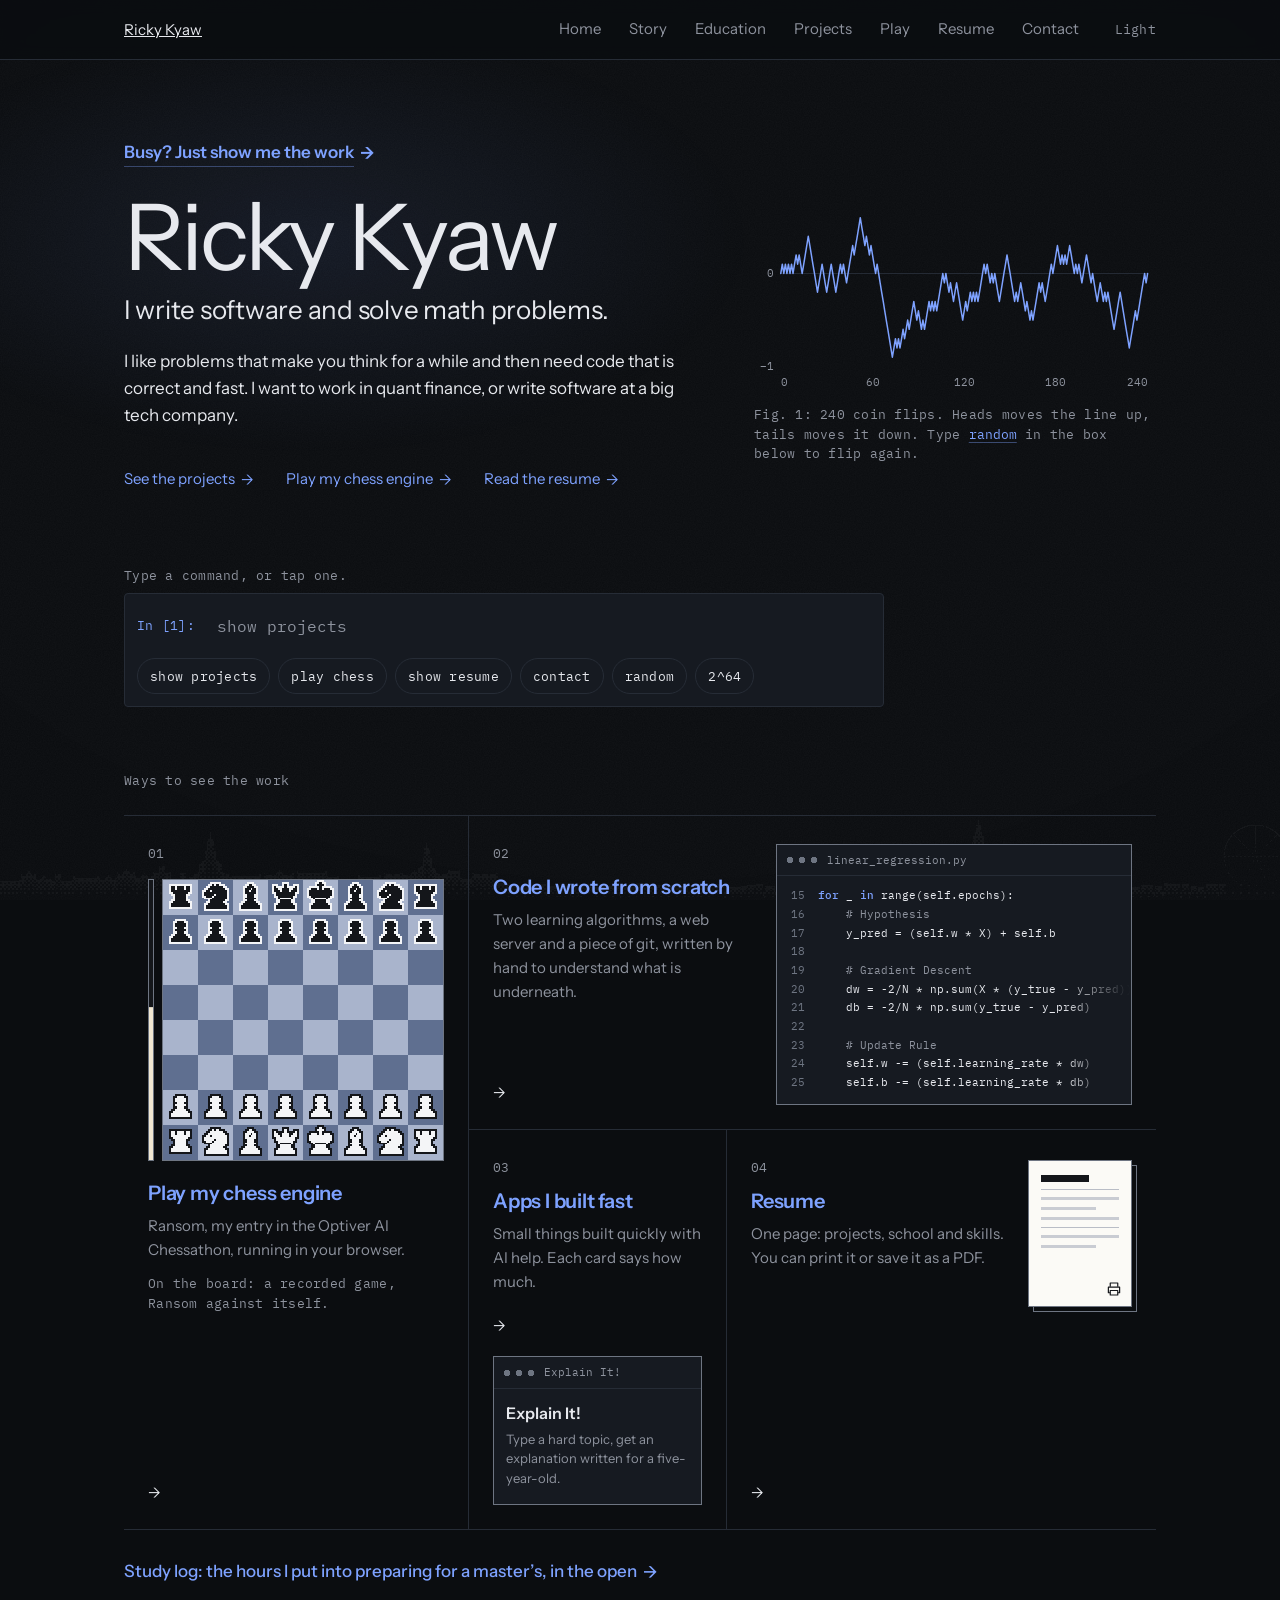
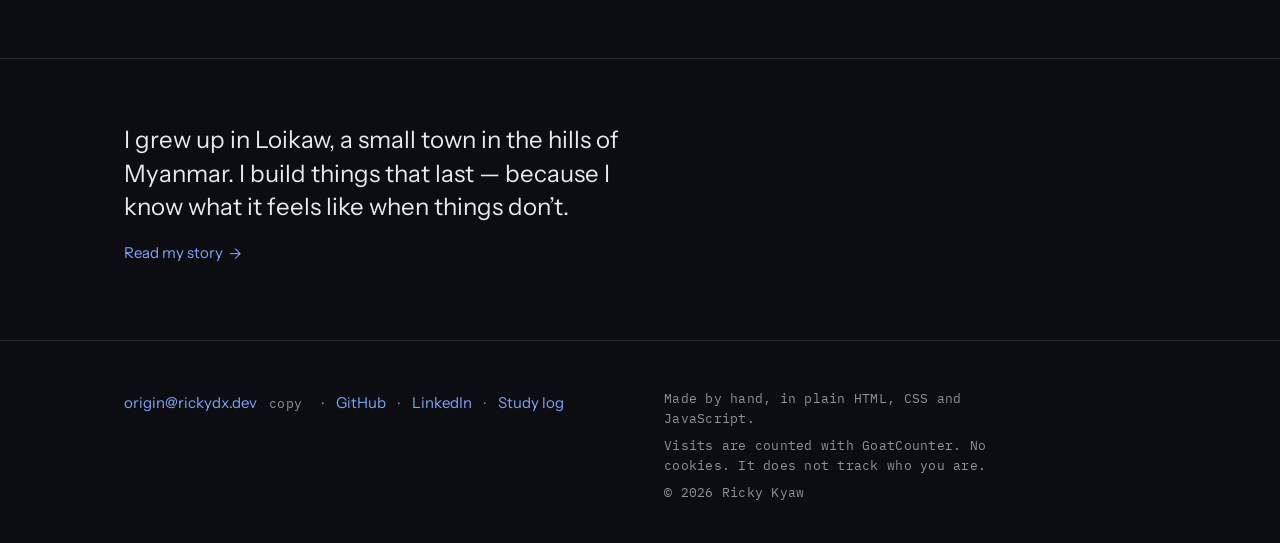
<file: index.html>
<!doctype html>
<html lang="en">
<head>
<meta charset="utf-8">
<meta name="viewport" content="width=device-width, initial-scale=1">
<title>Ricky Kyaw</title>
<meta name="description" content="Ricky Kyaw writes software and solves math problems. Projects, resume, and a way to get in touch.">
<link rel="canonical" href="https://rickydx.dev/">
<meta property="og:type" content="website">
<meta property="og:site_name" content="Ricky Kyaw">
<meta property="og:title" content="Ricky Kyaw">
<meta property="og:description" content="Ricky Kyaw writes software and solves math problems. Projects, resume, and a way to get in touch.">
<meta property="og:url" content="https://rickydx.dev/">
<meta property="og:image" content="https://rickydx.dev/assets/img/og.png">
<meta property="og:image:width" content="1200">
<meta property="og:image:height" content="630">
<meta property="og:image:alt" content="Ricky Kyaw. I write software and solve math problems. A random walk drawn on graph paper.">
<meta name="twitter:card" content="summary_large_image">
<meta name="twitter:title" content="Ricky Kyaw">
<meta name="twitter:description" content="Ricky Kyaw writes software and solves math problems. Projects, resume, and a way to get in touch.">
<meta name="twitter:image" content="https://rickydx.dev/assets/img/og.png">
<meta name="color-scheme" content="dark light">
<meta name="theme-color" content="#0B0D10">
<style>html{background:#0B0D10}</style>
<script>(function(){var t='dark';try{if(localStorage.getItem('theme')==='light'){t='light'}}catch(e){}try{var d=document.documentElement;d.setAttribute('data-theme',t);d.style.background=t==='dark'?'#0B0D10':'#FAFAF8';var m=document.querySelector('meta[name="theme-color"]');if(m){m.content=t==='dark'?'#0B0D10':'#FAFAF8'}if('noModule' in HTMLScriptElement.prototype){d.classList.add('js');setTimeout(function(){if(!d.classList.contains('js-ready')){d.classList.remove('js')}},3000)}}catch(e){}})();</script>
<link rel="preconnect" href="https://fonts.googleapis.com">
<link rel="preconnect" href="https://fonts.gstatic.com" crossorigin>
<link rel="stylesheet" href="https://fonts.googleapis.com/css2?family=IBM+Plex+Mono:wght@400;500&family=Instrument+Sans:wght@400;500;600&display=swap">
<link rel="stylesheet" href="/assets/css/site.css">
<link rel="icon" href="/favicon.ico" sizes="32x32">
<link rel="icon" href="/assets/img/favicon.svg" type="image/svg+xml">
<link rel="apple-touch-icon" href="/assets/img/apple-touch-icon.png">
<script type="module" src="/assets/js/main.js"></script>
<script type="application/ld+json">{"@context":"https://schema.org","@type":"Person","name":"Ricky Kyaw","url":"https://rickydx.dev/","email":"mailto:origin@rickydx.dev","sameAs":["https://github.com/ricky-kyaw","https://www.linkedin.com/in/ricky-kyaw/"],"description":"Ricky Kyaw writes software and solves math problems."}</script>
<script data-goatcounter="https://rickydx.goatcounter.com/count"
        async src="//gc.zgo.at/count.js"></script>
</head>
<body data-page="home">
<a class="skip" href="#main">Skip to content</a>

<header class="site-header">
  <div class="container">
    <a class="brand hover-u" href="/"><span class="u">Ricky Kyaw</span></a>
    <button class="menu-btn" type="button" aria-expanded="false" aria-controls="site-nav"><span class="when-closed">Menu</span><span class="when-open">Close</span></button>
    <nav id="site-nav" class="site-nav" aria-label="Site">
      <div class="nav-tabs" data-nav>
        <ul role="list">
          <li><a class="hover-u" href="/" aria-current="page"><span class="u">Home</span></a></li>
          <li><a class="hover-u" href="/story/"><span class="u">Story</span></a></li>
          <li><a class="hover-u" href="/education/"><span class="u">Education</span></a></li>
          <li><a class="hover-u" href="/projects/"><span class="u">Projects</span></a></li>
          <li><a class="hover-u" href="/play/"><span class="u">Play</span></a></li>
          <li><a class="hover-u" href="/resume/"><span class="u">Resume</span></a></li>
          <li><a class="hover-u" href="/contact/"><span class="u">Contact</span></a></li>
        </ul>
        <span class="nav-rule" aria-hidden="true"></span>
      </div>
      <div class="nav-tail">
        <button class="theme-btn" type="button" data-theme-toggle><span class="when-light">Dark</span><span class="when-dark">Light</span></button>
        <a class="nav-work hover-u" href="/projects/"><span class="u">Just show me the work</span><span class="arrow" aria-hidden="true">→</span></a>
      </div>
    </nav>
  </div>
</header>
<div id="route-announcer" aria-live="polite" aria-atomic="true"></div>
<div id="status" role="status" aria-live="polite" class="visually-hidden"></div>

<main id="main" tabindex="-1">

  <section class="hero" aria-labelledby="name">
    <div class="container">
      <div class="hero-text">
        <a class="work-link hover-u" href="/projects/" data-reveal><span class="u u--rest">Busy? Just show me the work</span><span class="arrow" aria-hidden="true">→</span></a>
        <h1 id="name" data-reveal>Ricky Kyaw</h1>
        <p class="statement" data-reveal data-reveal-delay="80">I write software and solve math problems.</p>
        <p class="lead" data-reveal data-reveal-delay="160">I like problems that make you think for a while and then need code that is correct and fast. I want to work in quant finance, or write software at a big tech company.</p>
        <ul class="hero-links" role="list" data-reveal data-reveal-delay="240">
          <li><a class="hover-u" href="/projects/"><span class="u">See the projects</span><span class="arrow" aria-hidden="true">→</span></a></li>
          <li><a class="hover-u" href="/play/"><span class="u">Play my chess engine</span><span class="arrow" aria-hidden="true">→</span></a></li>
          <li><a class="hover-u" href="/resume/"><span class="u">Read the resume</span><span class="arrow" aria-hidden="true">→</span></a></li>
        </ul>
      </div>

      <figure class="hero-fig" id="fig1" data-reveal data-reveal-delay="240">
        <svg class="fig" viewBox="0 0 480 240" role="img" aria-labelledby="fig1-title fig1-desc" data-figure>
          <title id="fig1-title">Figure 1</title>
          <desc id="fig1-desc">A random walk of 240 coin flips.</desc>
          <line class="axis" x1="32" y1="104.7" x2="470" y2="104.7"/>
          <g class="y-ticks"><text class="tick" x="24" y="197.3" dy="0.35em" text-anchor="end">−1</text><text class="tick" x="24" y="104.7" dy="0.35em" text-anchor="end">0</text></g>
          <g class="x-ticks"><text class="tick" x="32.0" y="232" text-anchor="start">0</text><text class="tick" x="141.5" y="232" text-anchor="middle">60</text><text class="tick" x="251.0" y="232" text-anchor="middle">120</text><text class="tick" x="360.5" y="232" text-anchor="middle">180</text><text class="tick" x="470.0" y="232" text-anchor="end">240</text></g>
          <path class="walk" d="M32.0 104.7 L33.8 95.5 L35.6 104.7 L37.5 95.5 L39.3 86.2 L41.1 95.5 L43.0 104.7 L44.8 95.5 L46.6 86.2 L48.4 77.0 L50.2 67.7 L52.1 58.4 L53.9 67.7 L55.7 58.4 L57.5 67.7 L59.4 77.0 L61.2 67.7 L63.0 58.4 L64.8 49.2 L66.7 39.9 L68.5 49.2 L70.3 58.4 L72.2 49.2 L74.0 39.9 L75.8 49.2 L77.6 39.9 L79.5 49.2 L81.3 58.4 L83.1 67.7 L84.9 58.4 L86.8 49.2 L88.6 39.9 L90.4 30.7 L92.2 39.9 L94.0 49.2 L95.9 39.9 L97.7 49.2 L99.5 58.4 L101.3 67.7 L103.2 58.4 L105.0 67.7 L106.8 77.0 L108.6 86.2 L110.5 77.0 L112.3 67.7 L114.1 58.4 L116.0 67.7 L117.8 77.0 L119.6 67.7 L121.4 77.0 L123.2 67.7 L125.1 58.4 L126.9 49.2 L128.7 58.4 L130.6 67.7 L132.4 58.4 L134.2 67.7 L136.0 58.4 L137.8 49.2 L139.7 58.4 L141.5 67.7 L143.3 58.4 L145.2 67.7 L147.0 58.4 L148.8 67.7 L150.6 58.4 L152.4 49.2 L154.3 58.4 L156.1 67.7 L157.9 58.4 L159.8 67.7 L161.6 77.0 L163.4 86.2 L165.2 95.5 L167.1 104.7 L168.9 114.0 L170.7 104.7 L172.5 114.0 L174.3 104.7 L176.2 114.0 L178.0 123.3 L179.8 114.0 L181.7 104.7 L183.5 95.5 L185.3 86.2 L187.1 77.0 L188.9 67.7 L190.8 77.0 L192.6 67.7 L194.4 58.4 L196.2 67.7 L198.1 58.4 L199.9 67.7 L201.7 77.0 L203.6 86.2 L205.4 95.5 L207.2 86.2 L209.0 77.0 L210.8 86.2 L212.7 77.0 L214.5 67.7 L216.3 77.0 L218.2 86.2 L220.0 95.5 L221.8 86.2 L223.6 95.5 L225.4 104.7 L227.3 114.0 L229.1 123.3 L230.9 132.5 L232.8 123.3 L234.6 132.5 L236.4 123.3 L238.2 132.5 L240.0 123.3 L241.9 114.0 L243.7 104.7 L245.5 114.0 L247.3 123.3 L249.2 114.0 L251.0 104.7 L252.8 114.0 L254.6 104.7 L256.5 95.5 L258.3 104.7 L260.1 114.0 L262.0 123.3 L263.8 132.5 L265.6 141.8 L267.4 132.5 L269.2 141.8 L271.1 132.5 L272.9 123.3 L274.7 114.0 L276.6 123.3 L278.4 114.0 L280.2 104.7 L282.0 114.0 L283.9 123.3 L285.7 132.5 L287.5 123.3 L289.3 114.0 L291.1 123.3 L293.0 132.5 L294.8 141.8 L296.6 132.5 L298.4 141.8 L300.3 151.0 L302.1 141.8 L303.9 151.0 L305.8 160.3 L307.6 151.0 L309.4 160.3 L311.2 169.6 L313.1 178.8 L314.9 169.6 L316.7 178.8 L318.5 188.1 L320.4 197.3 L322.2 188.1 L324.0 178.8 L325.8 169.6 L327.7 178.8 L329.5 188.1 L331.3 178.8 L333.1 169.6 L334.9 178.8 L336.8 169.6 L338.6 178.8 L340.4 169.6 L342.2 178.8 L344.1 169.6 L345.9 160.3 L347.7 151.0 L349.6 160.3 L351.4 151.0 L353.2 141.8 L355.0 132.5 L356.9 141.8 L358.7 151.0 L360.5 141.8 L362.3 151.0 L364.1 160.3 L366.0 169.6 L367.8 160.3 L369.6 169.6 L371.4 160.3 L373.3 169.6 L375.1 178.8 L376.9 169.6 L378.8 160.3 L380.6 151.0 L382.4 141.8 L384.2 132.5 L386.1 123.3 L387.9 132.5 L389.7 123.3 L391.5 114.0 L393.3 123.3 L395.2 132.5 L397.0 123.3 L398.8 132.5 L400.6 141.8 L402.5 132.5 L404.3 123.3 L406.1 114.0 L407.9 104.7 L409.8 95.5 L411.6 86.2 L413.4 77.0 L415.2 67.7 L417.1 77.0 L418.9 67.7 L420.7 58.4 L422.6 67.7 L424.4 77.0 L426.2 86.2 L428.0 95.5 L429.9 104.7 L431.7 95.5 L433.5 86.2 L435.3 77.0 L437.2 67.7 L439.0 58.4 L440.8 67.7 L442.6 58.4 L444.4 67.7 L446.3 77.0 L448.1 67.7 L449.9 77.0 L451.8 67.7 L453.6 77.0 L455.4 86.2 L457.2 95.5 L459.1 86.2 L460.9 95.5 L462.7 86.2 L464.5 77.0 L466.4 67.7 L468.2 58.4 L470.0 49.2"/>
          <circle class="dot" cx="470.0" cy="49.2" r="2.5"/>
          <text class="end" x="462.0" y="49.2" dy="0.35em" text-anchor="end">ends at +0.6</text>
        </svg>
        <figcaption class="fig-caption label">Fig. 1: 240 coin flips. Heads moves the line up, tails moves it down. <span class="js-only">Type <button type="button" class="linklike" data-cmd="random">random</button> in the box below to flip again.</span><span class="visually-hidden" id="fig1-end"> The line ends at +0.6.</span></figcaption>
      </figure>
    </div>
  </section>

  <section class="cell-section" aria-labelledby="cell-label" id="cell">
    <div class="container">
      <div class="cell-wrap" data-cell data-reveal data-reveal-delay="320">
        <h2 id="cell-label" class="label">Type a command, or tap one.</h2>
        <div class="cell">
          <ol class="cell-rows" role="list" aria-live="polite" aria-relevant="additions"></ol>
          <form class="cell-in" action="/projects/" method="get" autocomplete="off">
            <button type="submit" class="gutter" aria-label="Run, In [1]">In [1]:</button>
            <label class="visually-hidden" for="cmd">Command</label>
            <div class="cell-input-wrap">
              <input class="cell-input" id="cmd" name="q" type="text" maxlength="64" placeholder="show projects" autocapitalize="off" autocorrect="off" spellcheck="false" enterkeyhint="go" autocomplete="off">
              <span class="cell-ghost" aria-hidden="true"></span>
            </div>
          </form>
          <ul class="chips" role="list" aria-label="Things to try">
            <li><a href="/projects/" data-cmd="show projects">show projects</a></li>
            <li><a href="/play/" data-cmd="play chess">play chess</a></li>
            <li><a href="/resume/" data-cmd="show resume">show resume</a></li>
            <li><a href="/contact/" data-cmd="contact">contact</a></li>
            <li><a href="#fig1" data-cmd="random">random</a></li>
            <li><a href="#cell" data-cmd="2^64">2^64</a></li>
          </ul>
        </div>
      </div>
    </div>
  </section>

  <section class="plates-section" aria-labelledby="ways">
    <div class="container">
      <h2 class="label" id="ways" data-reveal>Ways to see the work</h2>
      <ul class="plates plates--bento" role="list" data-reveal-group="60">
        <li class="bento-play" data-reveal>
          <a class="plate plate--play" href="/play/">
            <span class="plate-num num">01</span>
            <span class="mini" data-miniboard aria-hidden="true">
              <span class="mini-bar"><span class="mini-bar-fill"></span></span>
              <span class="mini-board"></span>
            </span>
            <span class="plate-copy">
              <span class="plate-title"><span class="u">Play my chess engine</span></span>
              <span class="plate-text">Ransom, my entry in the Optiver AI Chessathon, running in your browser.</span>
              <span class="plate-aside label">On the board: a recorded game, Ransom against itself.</span>
            </span>
            <span class="arrow" aria-hidden="true">→</span>
          </a>
        </li>
        <li class="bento-code" data-reveal>
          <a class="plate plate--code" href="/projects/#from-scratch">
            <span class="plate-copy">
              <span class="plate-num num">02</span>
              <span class="plate-title"><span class="u">Code I wrote from scratch</span></span>
              <span class="plate-text">Two learning algorithms, a web server and a piece of git, written by hand to understand what is underneath.</span>
              <span class="arrow" aria-hidden="true">→</span>
            </span>
            <span class="codewin" aria-hidden="true">
              <span class="codewin-bar"><span class="codewin-dots"></span><span class="codewin-name">linear_regression.py</span></span>
              <span class="codewin-body"><span class="ln" data-n="15"><b>for</b> _ <b>in</b> range(self.epochs):</span><span class="ln" data-n="16">    <i># Hypothesis</i></span><span class="ln" data-n="17">    y_pred = (self.w * X) + self.b</span><span class="ln" data-n="18"></span><span class="ln" data-n="19">    <i># Gradient Descent</i></span><span class="ln" data-n="20">    dw = -2/N * np.sum(X * (y_true - y_pred))</span><span class="ln" data-n="21">    db = -2/N * np.sum(y_true - y_pred)</span><span class="ln" data-n="22"></span><span class="ln" data-n="23">    <i># Update Rule</i></span><span class="ln" data-n="24">    self.w -= (self.learning_rate * dw)</span><span class="ln" data-n="25">    self.b -= (self.learning_rate * db)</span></span>
            </span>
          </a>
        </li>
        <li class="bento-apps" data-reveal>
          <a class="plate plate--app" href="/projects/#built-fast">
            <span class="plate-copy">
              <span class="plate-num num">03</span>
              <span class="plate-title"><span class="u">Apps I built fast</span></span>
              <span class="plate-text">Small things built quickly with AI help. Each card says how much.</span>
              <span class="arrow" aria-hidden="true">→</span>
            </span>
            <span class="appwin" aria-hidden="true">
              <span class="appwin-bar"><span class="codewin-dots"></span><span class="appwin-name">Explain It!</span></span>
              <span class="appwin-body"><span class="appwin-title">Explain It!</span><span class="appwin-line">Type a hard topic, get an explanation written for a five-year-old.</span></span>
            </span>
          </a>
        </li>
        <li class="bento-paper" data-reveal>
          <a class="plate plate--paper" href="/resume/">
            <span class="plate-copy">
              <span class="plate-num num">04</span>
              <span class="plate-title"><span class="u">Resume</span></span>
              <span class="plate-text">One page: projects, school and skills. You can print it or save it as a PDF.</span>
              <span class="arrow" aria-hidden="true">→</span>
            </span>
            <span class="sheet" aria-hidden="true">
              <svg class="sheet-print" viewBox="0 0 24 24" width="18" height="18" fill="none" stroke="currentColor" stroke-width="1.6" stroke-linejoin="round"><path d="M7 9V4h10v5"/><path d="M7 17H4.5V9.5h15V17H17"/><path d="M7 14h10v6H7z"/></svg>
              <span class="sheet-name"></span><span class="sheet-rule"></span>
              <span class="sheet-line"></span><span class="sheet-line sheet-line--short"></span><span class="sheet-line"></span>
              <span class="sheet-rule"></span>
              <span class="sheet-line"></span><span class="sheet-line sheet-line--short"></span>
            </span>
          </a>
        </li>
      </ul>
      <p class="plates-more" data-reveal><a class="hover-u" href="/study-log/"><span class="u">Study log: the hours I put into preparing for a master’s, in the open</span><span class="arrow" aria-hidden="true">→</span></a></p>
    </div>
  </section>

  <section class="bridge" aria-label="My story, in one line">
    <div class="container">
      <div data-reveal>
        <p>I grew up in Loikaw, a small town in the hills of Myanmar. I build things that last — because I know what it feels like when things don’t.</p>
        <a class="hover-u" href="/story/"><span class="u">Read my story</span><span class="arrow" aria-hidden="true">→</span></a>
      </div>
    </div>
  </section>

</main>

<footer class="site-footer">
  <div class="container">
    <ul class="footer-links" role="list">
      <li><!--email_off--><a class="u" href="mailto:origin@rickydx.dev">origin@rickydx.dev</a><!--/email_off--><button class="copy-btn" type="button" data-copy="origin@rickydx.dev">copy</button></li>
      <li><span class="sep" aria-hidden="true">·</span><a class="u" href="https://github.com/ricky-kyaw" target="_blank" rel="noopener">GitHub</a></li>
      <li><span class="sep" aria-hidden="true">·</span><a class="u" href="https://www.linkedin.com/in/ricky-kyaw/" target="_blank" rel="noopener">LinkedIn</a></li>
      <li><span class="sep" aria-hidden="true">·</span><a class="u" href="/study-log/">Study log</a></li>
    </ul>
    <div class="footer-note label">
      <p>Made by hand, in plain HTML, CSS and JavaScript.</p>
      <p>Visits are counted with GoatCounter. No cookies. It does not track who you are.</p>
      <p>© <span class="num">2026</span> Ricky Kyaw</p>
    </div>
  </div>
</footer>
</body>
</html>
</file>
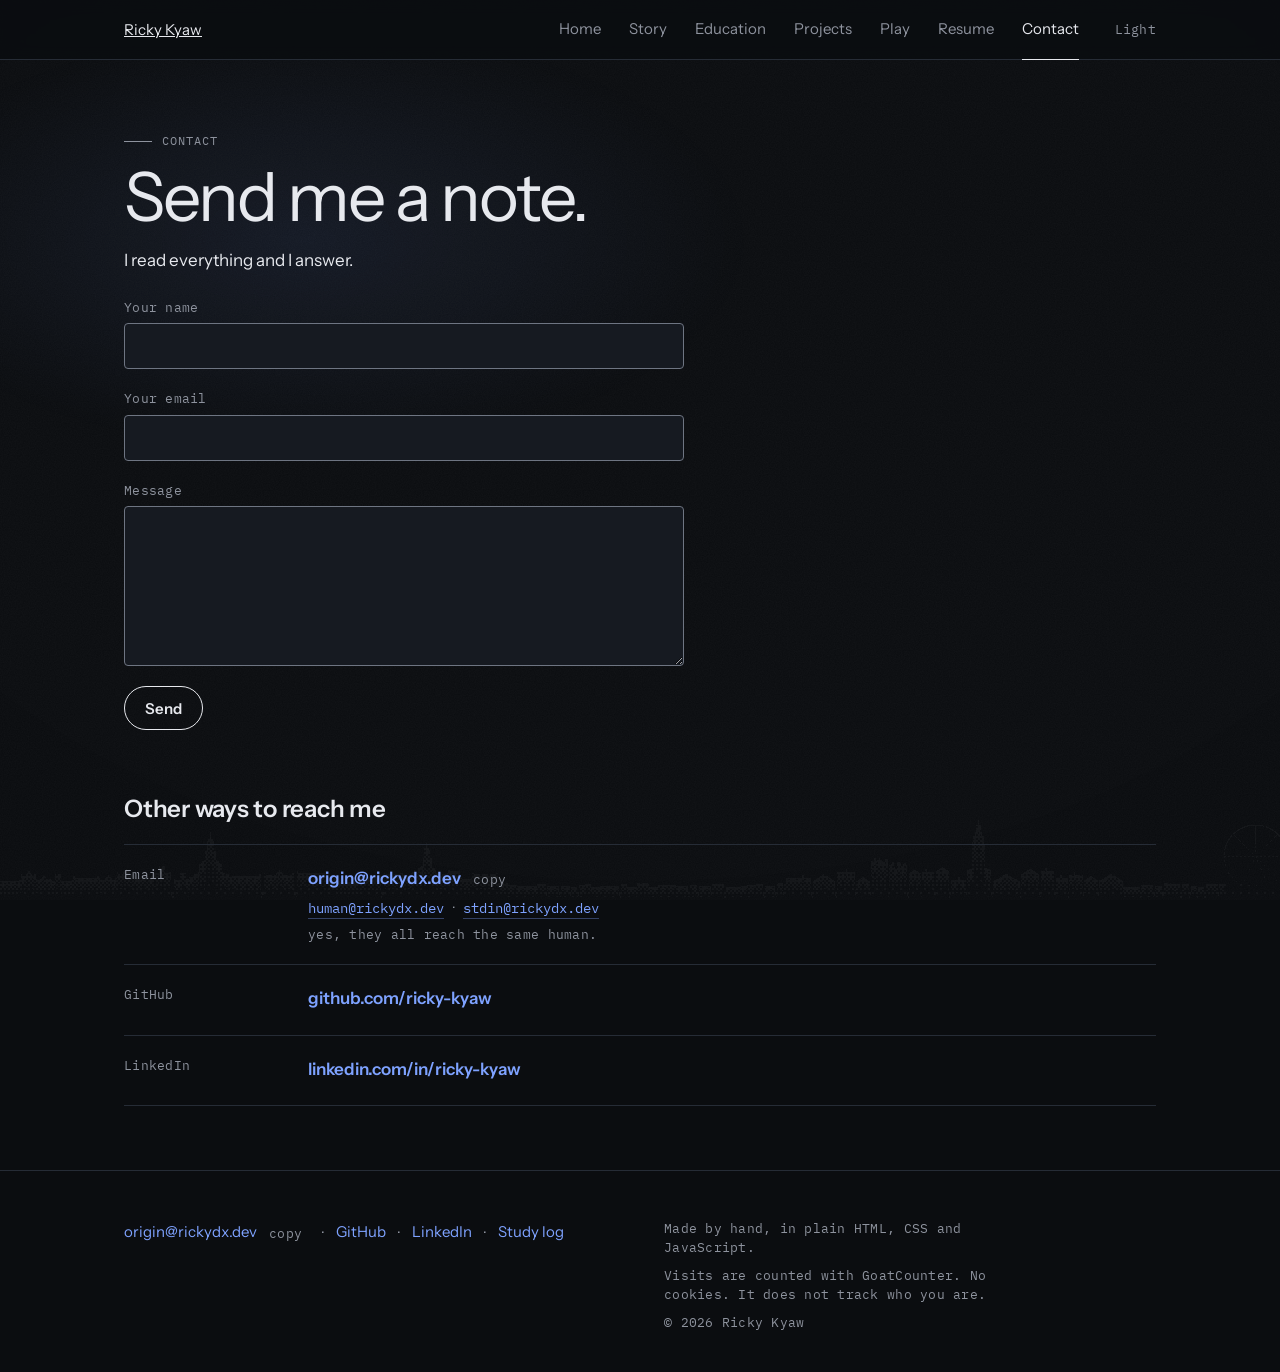
<file: contact/index.html>
<!doctype html>
<html lang="en">
<head>
<meta charset="utf-8">
<meta name="viewport" content="width=device-width, initial-scale=1">
<title>Contact — Ricky Kyaw</title>
<meta name="description" content="Send Ricky Kyaw a message. Every message gets read and answered.">
<link rel="canonical" href="https://rickydx.dev/contact/">
<meta property="og:type" content="website">
<meta property="og:site_name" content="Ricky Kyaw">
<meta property="og:title" content="Contact — Ricky Kyaw">
<meta property="og:description" content="Send Ricky Kyaw a message. Every message gets read and answered.">
<meta property="og:url" content="https://rickydx.dev/contact/">
<meta property="og:image" content="https://rickydx.dev/assets/img/og.png">
<meta property="og:image:width" content="1200">
<meta property="og:image:height" content="630">
<meta property="og:image:alt" content="Ricky Kyaw. I write software and solve math problems. A random walk drawn on graph paper.">
<meta name="twitter:card" content="summary_large_image">
<meta name="twitter:title" content="Contact — Ricky Kyaw">
<meta name="twitter:description" content="Send Ricky Kyaw a message. Every message gets read and answered.">
<meta name="twitter:image" content="https://rickydx.dev/assets/img/og.png">
<meta name="color-scheme" content="dark light">
<meta name="theme-color" content="#0B0D10">
<style>html{background:#0B0D10}</style>
<script>(function(){var t='dark';try{if(localStorage.getItem('theme')==='light'){t='light'}}catch(e){}try{var d=document.documentElement;d.setAttribute('data-theme',t);d.style.background=t==='dark'?'#0B0D10':'#FAFAF8';var m=document.querySelector('meta[name="theme-color"]');if(m){m.content=t==='dark'?'#0B0D10':'#FAFAF8'}if('noModule' in HTMLScriptElement.prototype){d.classList.add('js');setTimeout(function(){if(!d.classList.contains('js-ready')){d.classList.remove('js')}},3000)}}catch(e){}})();</script>
<link rel="preconnect" href="https://fonts.googleapis.com">
<link rel="preconnect" href="https://fonts.gstatic.com" crossorigin>
<link rel="stylesheet" href="https://fonts.googleapis.com/css2?family=IBM+Plex+Mono:wght@400;500&family=Instrument+Sans:wght@400;500;600&display=swap">
<link rel="stylesheet" href="/assets/css/site.css">
<link rel="icon" href="/favicon.ico" sizes="32x32">
<link rel="icon" href="/assets/img/favicon.svg" type="image/svg+xml">
<link rel="apple-touch-icon" href="/assets/img/apple-touch-icon.png">
<script type="module" src="/assets/js/main.js"></script>
<script data-goatcounter="https://rickydx.goatcounter.com/count"
        async src="//gc.zgo.at/count.js"></script>
</head>
<body data-page="contact">
<a class="skip" href="#main">Skip to content</a>

<header class="site-header">
  <div class="container">
    <a class="brand hover-u" href="/"><span class="u">Ricky Kyaw</span></a>
    <button class="menu-btn" type="button" aria-expanded="false" aria-controls="site-nav"><span class="when-closed">Menu</span><span class="when-open">Close</span></button>
    <nav id="site-nav" class="site-nav" aria-label="Site">
      <div class="nav-tabs" data-nav>
        <ul role="list">
          <li><a class="hover-u" href="/"><span class="u">Home</span></a></li>
          <li><a class="hover-u" href="/story/"><span class="u">Story</span></a></li>
          <li><a class="hover-u" href="/education/"><span class="u">Education</span></a></li>
          <li><a class="hover-u" href="/projects/"><span class="u">Projects</span></a></li>
          <li><a class="hover-u" href="/play/"><span class="u">Play</span></a></li>
          <li><a class="hover-u" href="/resume/"><span class="u">Resume</span></a></li>
          <li><a class="hover-u" href="/contact/" aria-current="page"><span class="u">Contact</span></a></li>
        </ul>
        <span class="nav-rule" aria-hidden="true"></span>
      </div>
      <div class="nav-tail">
        <button class="theme-btn" type="button" data-theme-toggle><span class="when-light">Dark</span><span class="when-dark">Light</span></button>
        <a class="nav-work hover-u" href="/projects/"><span class="u">Just show me the work</span><span class="arrow" aria-hidden="true">→</span></a>
      </div>
    </nav>
  </div>
</header>
<div id="route-announcer" aria-live="polite" aria-atomic="true"></div>
<div id="status" role="status" aria-live="polite" class="visually-hidden"></div>

<main id="main" tabindex="-1" class="page">
  <div class="container">
    <div class="page-head">
      <p class="eyebrow" data-reveal>Contact</p>
      <h1 data-reveal>Send me a note.</h1>
      <p class="page-intro" data-reveal data-reveal-delay="80">I read everything and I answer.</p>
    </div>

    <form class="form" action="https://formspree.io/f/xrpbbowj" method="POST" data-no-router data-ajax data-reveal data-reveal-delay="160">
      <div class="field">
        <label for="c-name">Your name</label>
        <input id="c-name" name="name" type="text" autocomplete="name" required>
      </div>
      <div class="field">
        <label for="c-email">Your email</label>
        <input id="c-email" name="email" type="email" autocomplete="email" required>
      </div>
      <div class="field">
        <label for="c-message">Message</label>
        <textarea id="c-message" name="message" required></textarea>
      </div>
      <input type="hidden" name="_subject" value="New message from rickydx.dev">
      <input type="text" name="_gotcha" tabindex="-1" autocomplete="off" class="visually-hidden" aria-hidden="true">
      <button class="submit" type="submit">Send</button>
    </form>

    <section class="section" aria-labelledby="other-title">
      <h2 id="other-title" data-reveal>Other ways to reach me</h2>
      <ul class="rows-list" role="list" data-reveal-group="60">
        <li data-reveal>
          <span class="when">Email</span>
          <span class="what"><!--email_off--><a class="u" href="mailto:origin@rickydx.dev">origin@rickydx.dev</a><!--/email_off--><button class="copy-btn" type="button" data-copy="origin@rickydx.dev">copy</button></span>
          <span class="note alt-mail">
            <!--email_off--><a class="u u--rest" href="mailto:human@rickydx.dev">human@rickydx.dev</a><!--/email_off-->
            <span class="sep" aria-hidden="true">·</span>
            <!--email_off--><a class="u u--rest" href="mailto:stdin@rickydx.dev">stdin@rickydx.dev</a><!--/email_off-->
            <span class="label alt-mail-line">yes, they all reach the same human.</span>
          </span>
        </li>
        <li data-reveal><span class="when">GitHub</span><a class="what u" href="https://github.com/ricky-kyaw" target="_blank" rel="noopener">github.com/ricky-kyaw</a></li>
        <li data-reveal><span class="when">LinkedIn</span><a class="what u" href="https://www.linkedin.com/in/ricky-kyaw/" target="_blank" rel="noopener">linkedin.com/in/ricky-kyaw</a></li>
      </ul>
    </section>
  </div>
</main>

<footer class="site-footer">
  <div class="container">
    <ul class="footer-links" role="list">
      <li><!--email_off--><a class="u" href="mailto:origin@rickydx.dev">origin@rickydx.dev</a><!--/email_off--><button class="copy-btn" type="button" data-copy="origin@rickydx.dev">copy</button></li>
      <li><span class="sep" aria-hidden="true">·</span><a class="u" href="https://github.com/ricky-kyaw" target="_blank" rel="noopener">GitHub</a></li>
      <li><span class="sep" aria-hidden="true">·</span><a class="u" href="https://www.linkedin.com/in/ricky-kyaw/" target="_blank" rel="noopener">LinkedIn</a></li>
      <li><span class="sep" aria-hidden="true">·</span><a class="u" href="/study-log/">Study log</a></li>
    </ul>
    <div class="footer-note label">
      <p>Made by hand, in plain HTML, CSS and JavaScript.</p>
      <p>Visits are counted with GoatCounter. No cookies. It does not track who you are.</p>
      <p>© <span class="num">2026</span> Ricky Kyaw</p>
    </div>
  </div>
</footer>
</body>
</html>
</file>
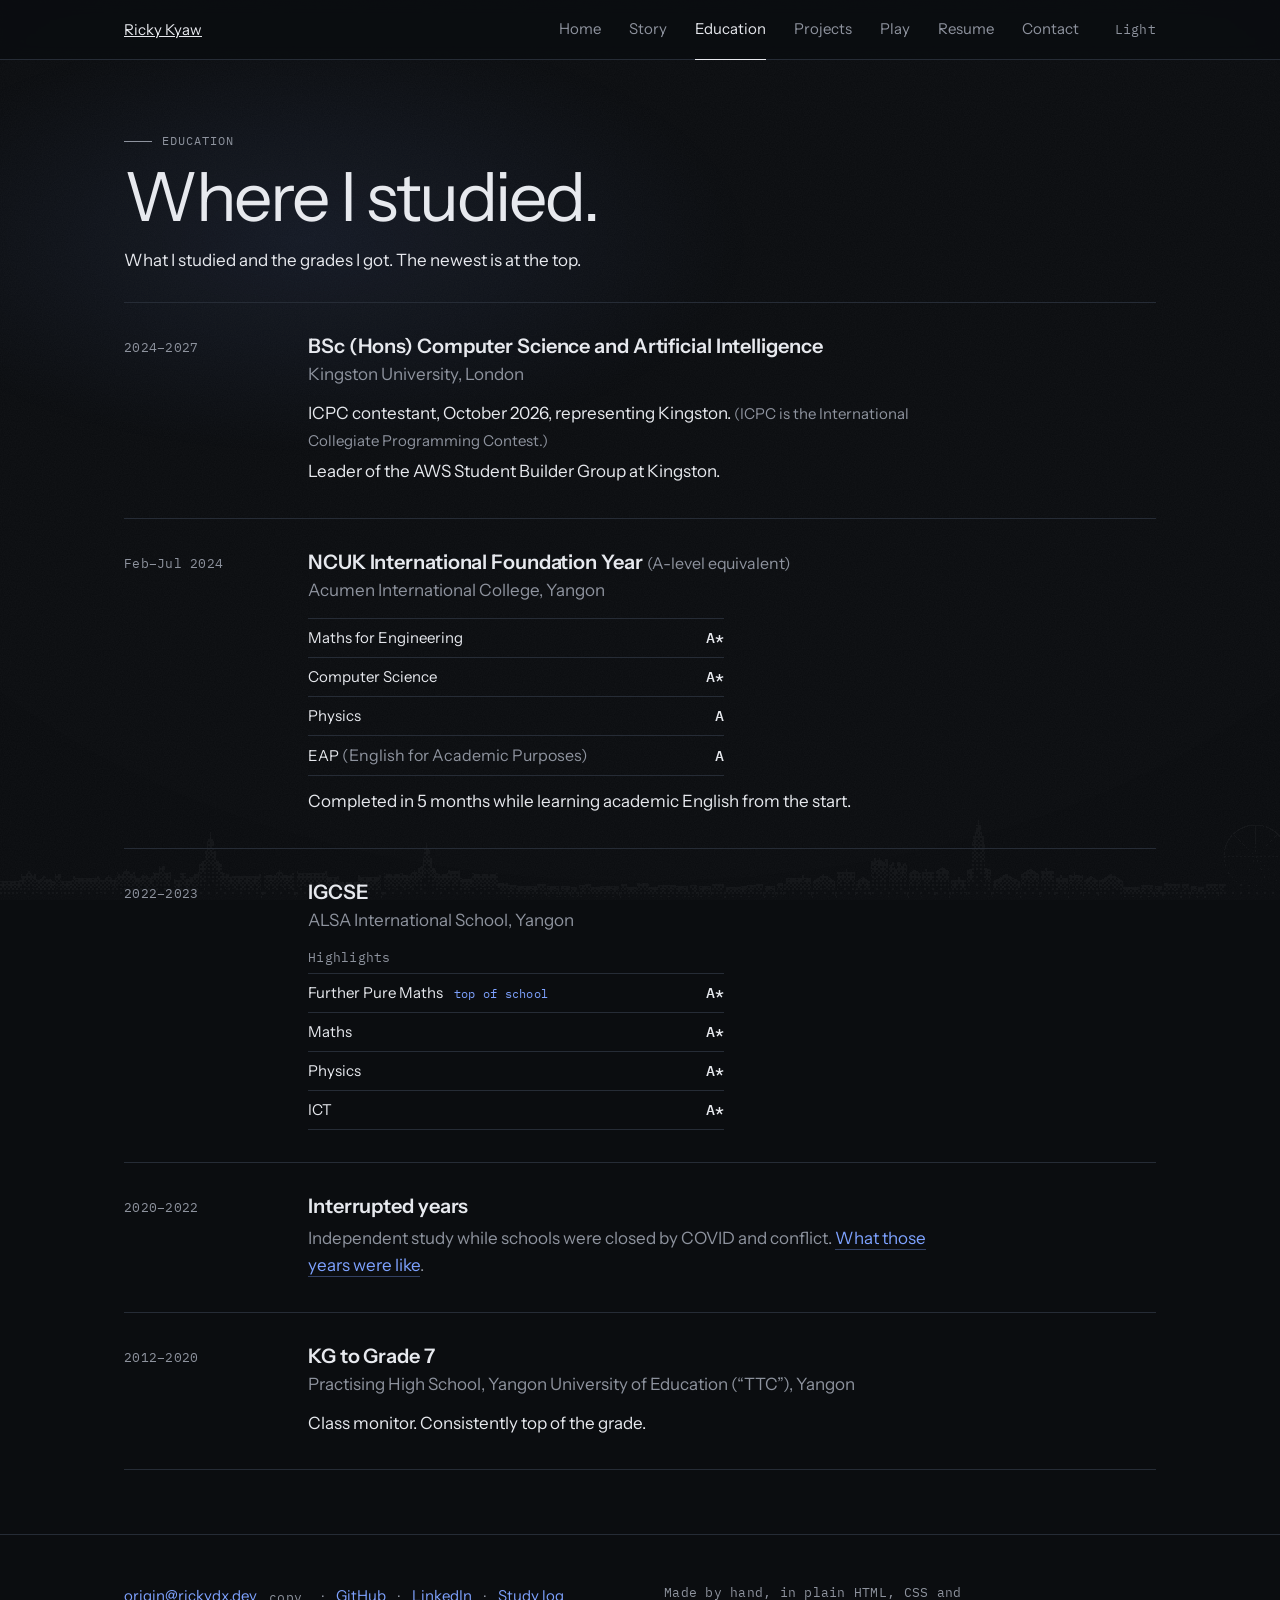
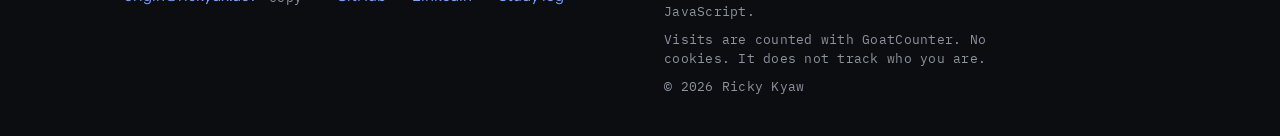
<file: education/index.html>
<!doctype html>
<html lang="en">
<head>
<meta charset="utf-8">
<meta name="viewport" content="width=device-width, initial-scale=1">
<title>Education — Ricky Kyaw</title>
<meta name="description" content="Where Ricky Kyaw studied, from Yangon to London, and the grades that came with it.">
<link rel="canonical" href="https://rickydx.dev/education/">
<meta property="og:type" content="website">
<meta property="og:site_name" content="Ricky Kyaw">
<meta property="og:title" content="Education — Ricky Kyaw">
<meta property="og:description" content="Where Ricky Kyaw studied, from Yangon to London, and the grades that came with it.">
<meta property="og:url" content="https://rickydx.dev/education/">
<meta property="og:image" content="https://rickydx.dev/assets/img/og.png">
<meta property="og:image:width" content="1200">
<meta property="og:image:height" content="630">
<meta property="og:image:alt" content="Ricky Kyaw. I write software and solve math problems. A random walk drawn on graph paper.">
<meta name="twitter:card" content="summary_large_image">
<meta name="twitter:title" content="Education — Ricky Kyaw">
<meta name="twitter:description" content="Where Ricky Kyaw studied, from Yangon to London, and the grades that came with it.">
<meta name="twitter:image" content="https://rickydx.dev/assets/img/og.png">
<meta name="color-scheme" content="dark light">
<meta name="theme-color" content="#0B0D10">
<style>html{background:#0B0D10}</style>
<script>(function(){var t='dark';try{if(localStorage.getItem('theme')==='light'){t='light'}}catch(e){}try{var d=document.documentElement;d.setAttribute('data-theme',t);d.style.background=t==='dark'?'#0B0D10':'#FAFAF8';var m=document.querySelector('meta[name="theme-color"]');if(m){m.content=t==='dark'?'#0B0D10':'#FAFAF8'}if('noModule' in HTMLScriptElement.prototype){d.classList.add('js');setTimeout(function(){if(!d.classList.contains('js-ready')){d.classList.remove('js')}},3000)}}catch(e){}})();</script>
<link rel="preconnect" href="https://fonts.googleapis.com">
<link rel="preconnect" href="https://fonts.gstatic.com" crossorigin>
<link rel="stylesheet" href="https://fonts.googleapis.com/css2?family=IBM+Plex+Mono:wght@400;500&family=Instrument+Sans:wght@400;500;600&display=swap">
<link rel="stylesheet" href="/assets/css/site.css">
<link rel="icon" href="/favicon.ico" sizes="32x32">
<link rel="icon" href="/assets/img/favicon.svg" type="image/svg+xml">
<link rel="apple-touch-icon" href="/assets/img/apple-touch-icon.png">
<script type="module" src="/assets/js/main.js"></script>
<script data-goatcounter="https://rickydx.goatcounter.com/count"
        async src="//gc.zgo.at/count.js"></script>
</head>
<body data-page="education">
<a class="skip" href="#main">Skip to content</a>

<header class="site-header">
  <div class="container">
    <a class="brand hover-u" href="/"><span class="u">Ricky Kyaw</span></a>
    <button class="menu-btn" type="button" aria-expanded="false" aria-controls="site-nav"><span class="when-closed">Menu</span><span class="when-open">Close</span></button>
    <nav id="site-nav" class="site-nav" aria-label="Site">
      <div class="nav-tabs" data-nav>
        <ul role="list">
          <li><a class="hover-u" href="/"><span class="u">Home</span></a></li>
          <li><a class="hover-u" href="/story/"><span class="u">Story</span></a></li>
          <li><a class="hover-u" href="/education/" aria-current="page"><span class="u">Education</span></a></li>
          <li><a class="hover-u" href="/projects/"><span class="u">Projects</span></a></li>
          <li><a class="hover-u" href="/play/"><span class="u">Play</span></a></li>
          <li><a class="hover-u" href="/resume/"><span class="u">Resume</span></a></li>
          <li><a class="hover-u" href="/contact/"><span class="u">Contact</span></a></li>
        </ul>
        <span class="nav-rule" aria-hidden="true"></span>
      </div>
      <div class="nav-tail">
        <button class="theme-btn" type="button" data-theme-toggle><span class="when-light">Dark</span><span class="when-dark">Light</span></button>
        <a class="nav-work hover-u" href="/projects/"><span class="u">Just show me the work</span><span class="arrow" aria-hidden="true">→</span></a>
      </div>
    </nav>
  </div>
</header>
<div id="route-announcer" aria-live="polite" aria-atomic="true"></div>
<div id="status" role="status" aria-live="polite" class="visually-hidden"></div>

<main id="main" tabindex="-1" class="page edu">
  <div class="container">
    <div class="page-head">
      <p class="eyebrow" data-reveal>Education</p>
      <h1 data-reveal>Where I studied.</h1>
      <p class="page-intro" data-reveal data-reveal-delay="80">What I studied and the grades I got. The newest is at the top.</p>
    </div>

    <ol class="edu-list" role="list" data-reveal-group="80">
      <li class="edu-item" data-reveal>
        <p class="edu-when num">2024–2027</p>
        <div class="edu-body">
          <h2>BSc (Hons) Computer Science and Artificial Intelligence</h2>
          <p class="edu-where">Kingston University, London</p>
          <ul class="edu-notes" role="list">
            <li>ICPC contestant, October 2026, representing Kingston. <span class="edu-aside">(ICPC is the International Collegiate Programming Contest.)</span></li>
            <li>Leader of the AWS Student Builder Group at Kingston.</li>
          </ul>
        </div>
      </li>

      <li class="edu-item" data-reveal>
        <p class="edu-when num">Feb–Jul 2024</p>
        <div class="edu-body">
          <h2>NCUK International Foundation Year <span class="edu-aside">(A-level equivalent)</span></h2>
          <p class="edu-where">Acumen International College, Yangon</p>
          <dl class="grades">
            <div><dt>Maths for Engineering</dt><dd>A*</dd></div>
            <div><dt>Computer Science</dt><dd>A*</dd></div>
            <div><dt>Physics</dt><dd>A</dd></div>
            <div><dt>EAP <span class="edu-aside">(English for Academic Purposes)</span></dt><dd>A</dd></div>
          </dl>
          <p class="edu-note">Completed in 5 months while learning academic English from the start.</p>
        </div>
      </li>

      <li class="edu-item" data-reveal>
        <p class="edu-when num">2022–2023</p>
        <div class="edu-body">
          <h2>IGCSE</h2>
          <p class="edu-where">ALSA International School, Yangon</p>
          <p class="grades-label label">Highlights</p>
          <dl class="grades">
            <div><dt>Further Pure Maths <span class="grade-note">top of school</span></dt><dd>A*</dd></div>
            <div><dt>Maths</dt><dd>A*</dd></div>
            <div><dt>Physics</dt><dd>A*</dd></div>
            <div><dt>ICT</dt><dd>A*</dd></div>
          </dl>
        </div>
      </li>

      <li class="edu-item edu-item--gap" data-reveal>
        <p class="edu-when num">2020–2022</p>
        <div class="edu-body">
          <h2>Interrupted years</h2>
          <p class="edu-note">Independent study while schools were closed by COVID and conflict. <a class="u u--rest" href="/story/#slide-4">What those years were like</a>.</p>
        </div>
      </li>

      <li class="edu-item" data-reveal>
        <p class="edu-when num">2012–2020</p>
        <div class="edu-body">
          <h2>KG to Grade 7</h2>
          <p class="edu-where">Practising High School, Yangon University of Education (&ldquo;TTC&rdquo;), Yangon</p>
          <p class="edu-note">Class monitor. Consistently top of the grade.</p>
        </div>
      </li>
    </ol>
  </div>
</main>

<footer class="site-footer">
  <div class="container">
    <ul class="footer-links" role="list">
      <li><!--email_off--><a class="u" href="mailto:origin@rickydx.dev">origin@rickydx.dev</a><!--/email_off--><button class="copy-btn" type="button" data-copy="origin@rickydx.dev">copy</button></li>
      <li><span class="sep" aria-hidden="true">·</span><a class="u" href="https://github.com/ricky-kyaw" target="_blank" rel="noopener">GitHub</a></li>
      <li><span class="sep" aria-hidden="true">·</span><a class="u" href="https://www.linkedin.com/in/ricky-kyaw/" target="_blank" rel="noopener">LinkedIn</a></li>
      <li><span class="sep" aria-hidden="true">·</span><a class="u" href="/study-log/">Study log</a></li>
    </ul>
    <div class="footer-note label">
      <p>Made by hand, in plain HTML, CSS and JavaScript.</p>
      <p>Visits are counted with GoatCounter. No cookies. It does not track who you are.</p>
      <p>© <span class="num">2026</span> Ricky Kyaw</p>
    </div>
  </div>
</footer>
</body>
</html>
</file>
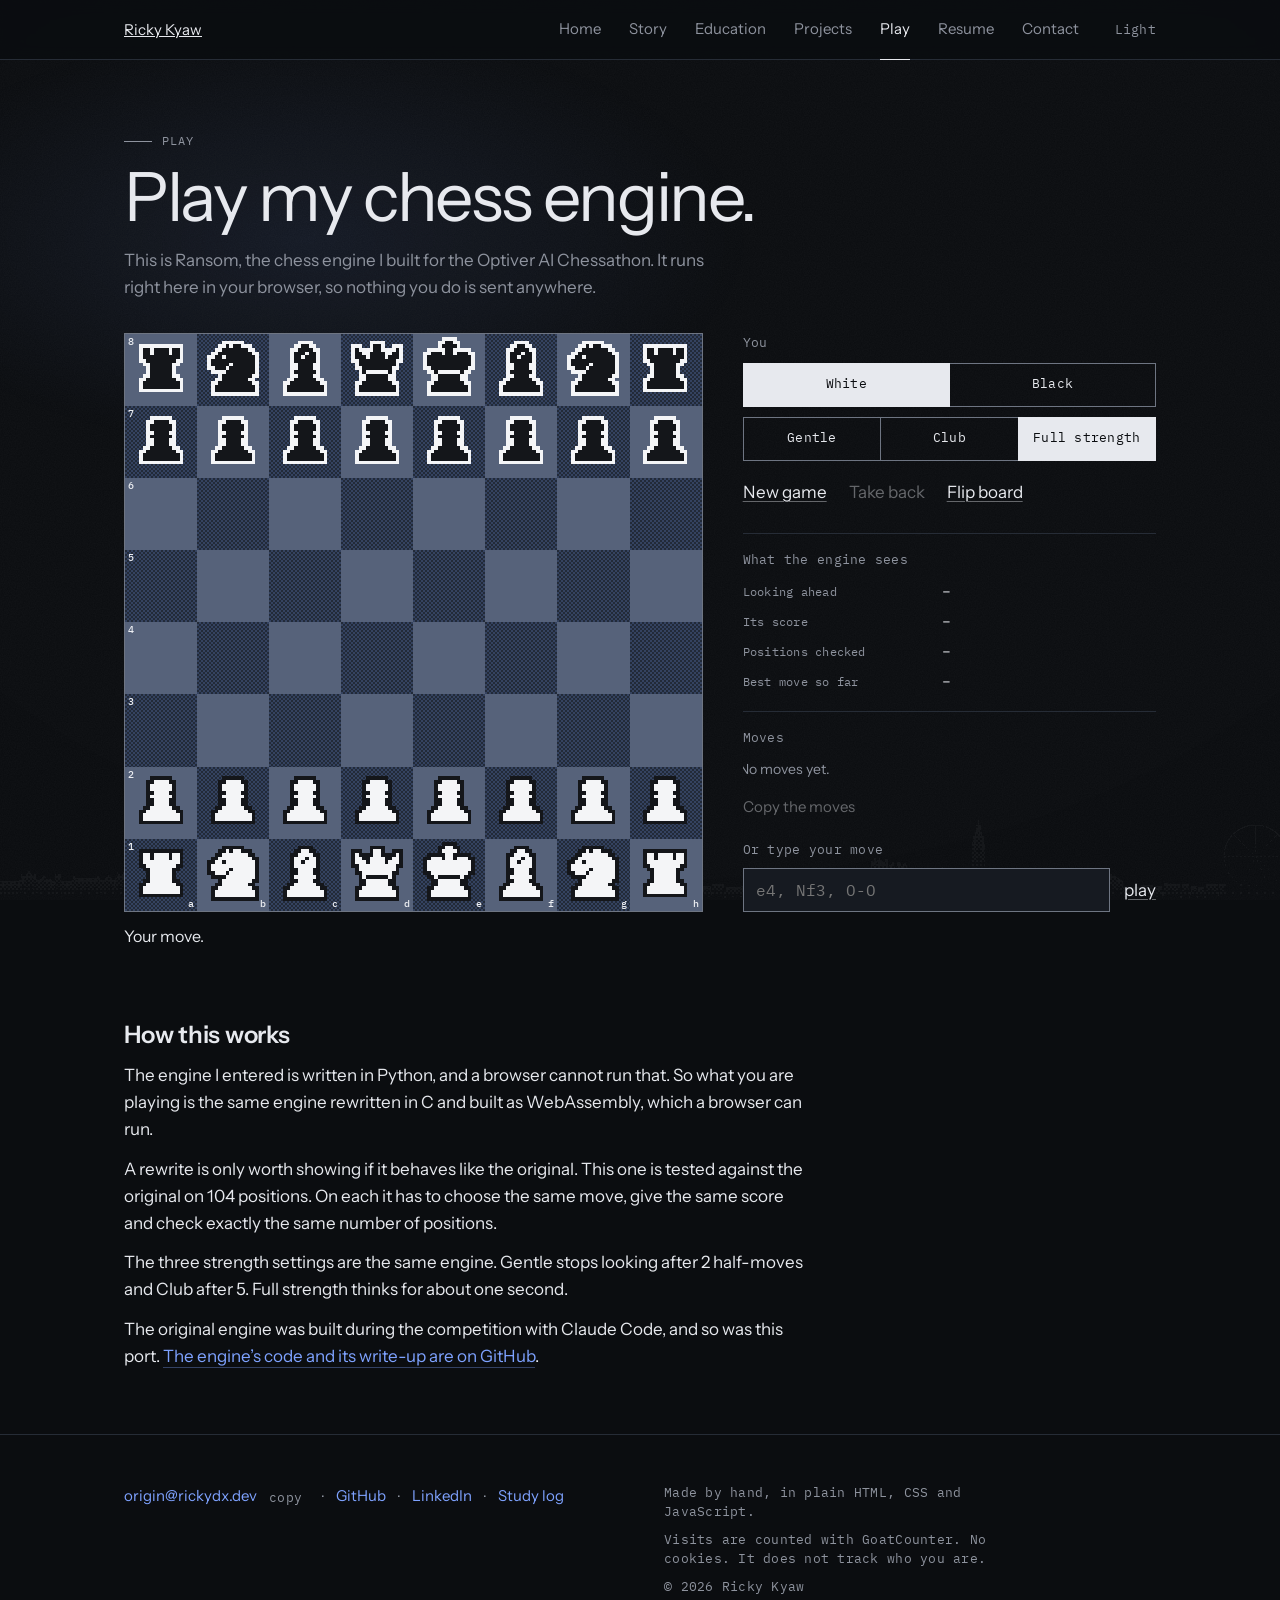
<file: play/index.html>
<!doctype html>
<html lang="en">
<head>
<meta charset="utf-8">
<meta name="viewport" content="width=device-width, initial-scale=1">
<title>Play — Ricky Kyaw</title>
<meta name="description" content="Play chess against Ransom, the engine Ricky Kyaw built for the Optiver AI Chessathon. It runs in your browser.">
<link rel="canonical" href="https://rickydx.dev/play/">
<meta property="og:type" content="website">
<meta property="og:site_name" content="Ricky Kyaw">
<meta property="og:title" content="Play — Ricky Kyaw">
<meta property="og:description" content="Play chess against Ransom, the engine Ricky Kyaw built for the Optiver AI Chessathon. It runs in your browser.">
<meta property="og:url" content="https://rickydx.dev/play/">
<meta property="og:image" content="https://rickydx.dev/assets/img/og.png">
<meta property="og:image:width" content="1200">
<meta property="og:image:height" content="630">
<meta property="og:image:alt" content="Ricky Kyaw. I write software and solve math problems. A random walk drawn on graph paper.">
<meta name="twitter:card" content="summary_large_image">
<meta name="twitter:title" content="Play — Ricky Kyaw">
<meta name="twitter:description" content="Play chess against Ransom, the engine Ricky Kyaw built for the Optiver AI Chessathon. It runs in your browser.">
<meta name="twitter:image" content="https://rickydx.dev/assets/img/og.png">
<meta name="color-scheme" content="dark light">
<meta name="theme-color" content="#0B0D10">
<style>html{background:#0B0D10}</style>
<script>(function(){var t='dark';try{if(localStorage.getItem('theme')==='light'){t='light'}}catch(e){}try{var d=document.documentElement;d.setAttribute('data-theme',t);d.style.background=t==='dark'?'#0B0D10':'#FAFAF8';var m=document.querySelector('meta[name="theme-color"]');if(m){m.content=t==='dark'?'#0B0D10':'#FAFAF8'}if('noModule' in HTMLScriptElement.prototype){d.classList.add('js');setTimeout(function(){if(!d.classList.contains('js-ready')){d.classList.remove('js')}},3000)}}catch(e){}})();</script>
<link rel="preconnect" href="https://fonts.googleapis.com">
<link rel="preconnect" href="https://fonts.gstatic.com" crossorigin>
<link rel="stylesheet" href="https://fonts.googleapis.com/css2?family=IBM+Plex+Mono:wght@400;500&family=Instrument+Sans:wght@400;500;600&display=swap">
<link rel="stylesheet" href="/assets/css/site.css">
<link rel="icon" href="/favicon.ico" sizes="32x32">
<link rel="icon" href="/assets/img/favicon.svg" type="image/svg+xml">
<link rel="apple-touch-icon" href="/assets/img/apple-touch-icon.png">
<script type="module" src="/assets/js/main.js"></script>
<script data-goatcounter="https://rickydx.goatcounter.com/count"
        async src="//gc.zgo.at/count.js"></script>
</head>
<body data-page="play">
<a class="skip" href="#main">Skip to content</a>

<header class="site-header">
  <div class="container">
    <a class="brand hover-u" href="/"><span class="u">Ricky Kyaw</span></a>
    <button class="menu-btn" type="button" aria-expanded="false" aria-controls="site-nav"><span class="when-closed">Menu</span><span class="when-open">Close</span></button>
    <nav id="site-nav" class="site-nav" aria-label="Site">
      <div class="nav-tabs" data-nav>
        <ul role="list">
          <li><a class="hover-u" href="/"><span class="u">Home</span></a></li>
          <li><a class="hover-u" href="/story/"><span class="u">Story</span></a></li>
          <li><a class="hover-u" href="/education/"><span class="u">Education</span></a></li>
          <li><a class="hover-u" href="/projects/"><span class="u">Projects</span></a></li>
          <li><a class="hover-u" href="/play/" aria-current="page"><span class="u">Play</span></a></li>
          <li><a class="hover-u" href="/resume/"><span class="u">Resume</span></a></li>
          <li><a class="hover-u" href="/contact/"><span class="u">Contact</span></a></li>
        </ul>
        <span class="nav-rule" aria-hidden="true"></span>
      </div>
      <div class="nav-tail">
        <button class="theme-btn" type="button" data-theme-toggle><span class="when-light">Dark</span><span class="when-dark">Light</span></button>
        <a class="nav-work hover-u" href="/projects/"><span class="u">Just show me the work</span><span class="arrow" aria-hidden="true">→</span></a>
      </div>
    </nav>
  </div>
</header>
<div id="route-announcer" aria-live="polite" aria-atomic="true"></div>
<div id="status" role="status" aria-live="polite" class="visually-hidden"></div>

<main id="main" tabindex="-1" class="page play" data-play>
  <div class="container">
    <p class="eyebrow">Play</p>
    <h1>Play my chess engine.</h1>
    <p class="lead play-lead">This is Ransom, the chess engine I built for the Optiver AI Chessathon. It runs right here in your browser, so nothing you do is sent anywhere.</p>

    <div class="play-grid">
      <div class="play-board-col">
        <div class="board" data-board></div>
        <p class="play-status" data-status role="status" aria-live="polite">This page needs JavaScript to show the board.</p>
      </div>

      <div class="play-side">
        <section class="play-panel" aria-labelledby="play-you">
          <h2 class="label" id="play-you">You</h2>
          <div class="choice" role="group" aria-label="Your colour">
            <button type="button" data-side="w" aria-pressed="true">White</button>
            <button type="button" data-side="b" aria-pressed="false">Black</button>
          </div>
          <div class="choice" role="group" aria-label="How strong the engine plays">
            <button type="button" data-level="gentle" aria-pressed="false">Gentle</button>
            <button type="button" data-level="club" aria-pressed="false">Club</button>
            <button type="button" data-level="full" aria-pressed="true">Full strength</button>
          </div>
          <div class="play-actions">
            <button type="button" class="linklike" data-new>New game</button>
            <button type="button" class="linklike" data-undo>Take back</button>
            <button type="button" class="linklike" data-flip>Flip board</button>
          </div>
        </section>

        <section class="play-panel" aria-labelledby="play-engine">
          <h2 class="label" id="play-engine">What the engine sees</h2>
          <dl class="readout">
            <div><dt>Looking ahead</dt><dd data-depth>–</dd></div>
            <div><dt>Its score</dt><dd data-score>–</dd></div>
            <div><dt>Positions checked</dt><dd data-nodes>–</dd></div>
            <div><dt>Best move so far</dt><dd data-best>–</dd></div>
          </dl>
        </section>

        <section class="play-panel" aria-labelledby="play-moves">
          <h2 class="label" id="play-moves">Moves</h2>
          <ol class="moves" data-moves></ol>
          <p class="moves-tools"><button type="button" class="linklike" data-copy-moves disabled>Copy the moves</button></p>
          <form class="move-form" data-move-form autocomplete="off">
            <label class="label" for="move-input">Or type your move</label>
            <div class="move-row">
              <input id="move-input" data-move-input type="text" inputmode="text" autocapitalize="off" autocorrect="off" spellcheck="false" maxlength="8" placeholder="e4, Nf3, O-O">
              <button type="submit" class="linklike">play</button>
            </div>
            <p class="move-hint" data-move-hint role="status" aria-live="polite"></p>
          </form>
        </section>
      </div>
    </div>

    <section class="section play-about" aria-labelledby="play-how">
      <h2 id="play-how">How this works</h2>
      <p>The engine I entered is written in Python, and a browser cannot run that. So what you are playing is the same engine rewritten in C and built as WebAssembly, which a browser can run.</p>
      <p>A rewrite is only worth showing if it behaves like the original. This one is tested against the original on 104 positions. On each it has to choose the same move, give the same score and check exactly the same number of positions.</p>
      <p>The three strength settings are the same engine. Gentle stops looking after 2 half-moves and Club after 5. Full strength thinks for about one second.</p>
      <p>The original engine was built during the competition with Claude Code, and so was this port. <a class="u u--rest" href="https://github.com/ricky-kyaw/optiver-chessathon-engine" target="_blank" rel="noopener">The engine&rsquo;s code and its write-up are on GitHub</a>.</p>
    </section>
  </div>
</main>

<footer class="site-footer">
  <div class="container">
    <ul class="footer-links" role="list">
      <li><!--email_off--><a class="u" href="mailto:origin@rickydx.dev">origin@rickydx.dev</a><!--/email_off--><button class="copy-btn" type="button" data-copy="origin@rickydx.dev">copy</button></li>
      <li><span class="sep" aria-hidden="true">·</span><a class="u" href="https://github.com/ricky-kyaw" target="_blank" rel="noopener">GitHub</a></li>
      <li><span class="sep" aria-hidden="true">·</span><a class="u" href="https://www.linkedin.com/in/ricky-kyaw/" target="_blank" rel="noopener">LinkedIn</a></li>
      <li><span class="sep" aria-hidden="true">·</span><a class="u" href="/study-log/">Study log</a></li>
    </ul>
    <div class="footer-note label">
      <p>Made by hand, in plain HTML, CSS and JavaScript.</p>
      <p>Visits are counted with GoatCounter. No cookies. It does not track who you are.</p>
      <p>© <span class="num">2026</span> Ricky Kyaw</p>
    </div>
  </div>
</footer>
</body>
</html>
</file>
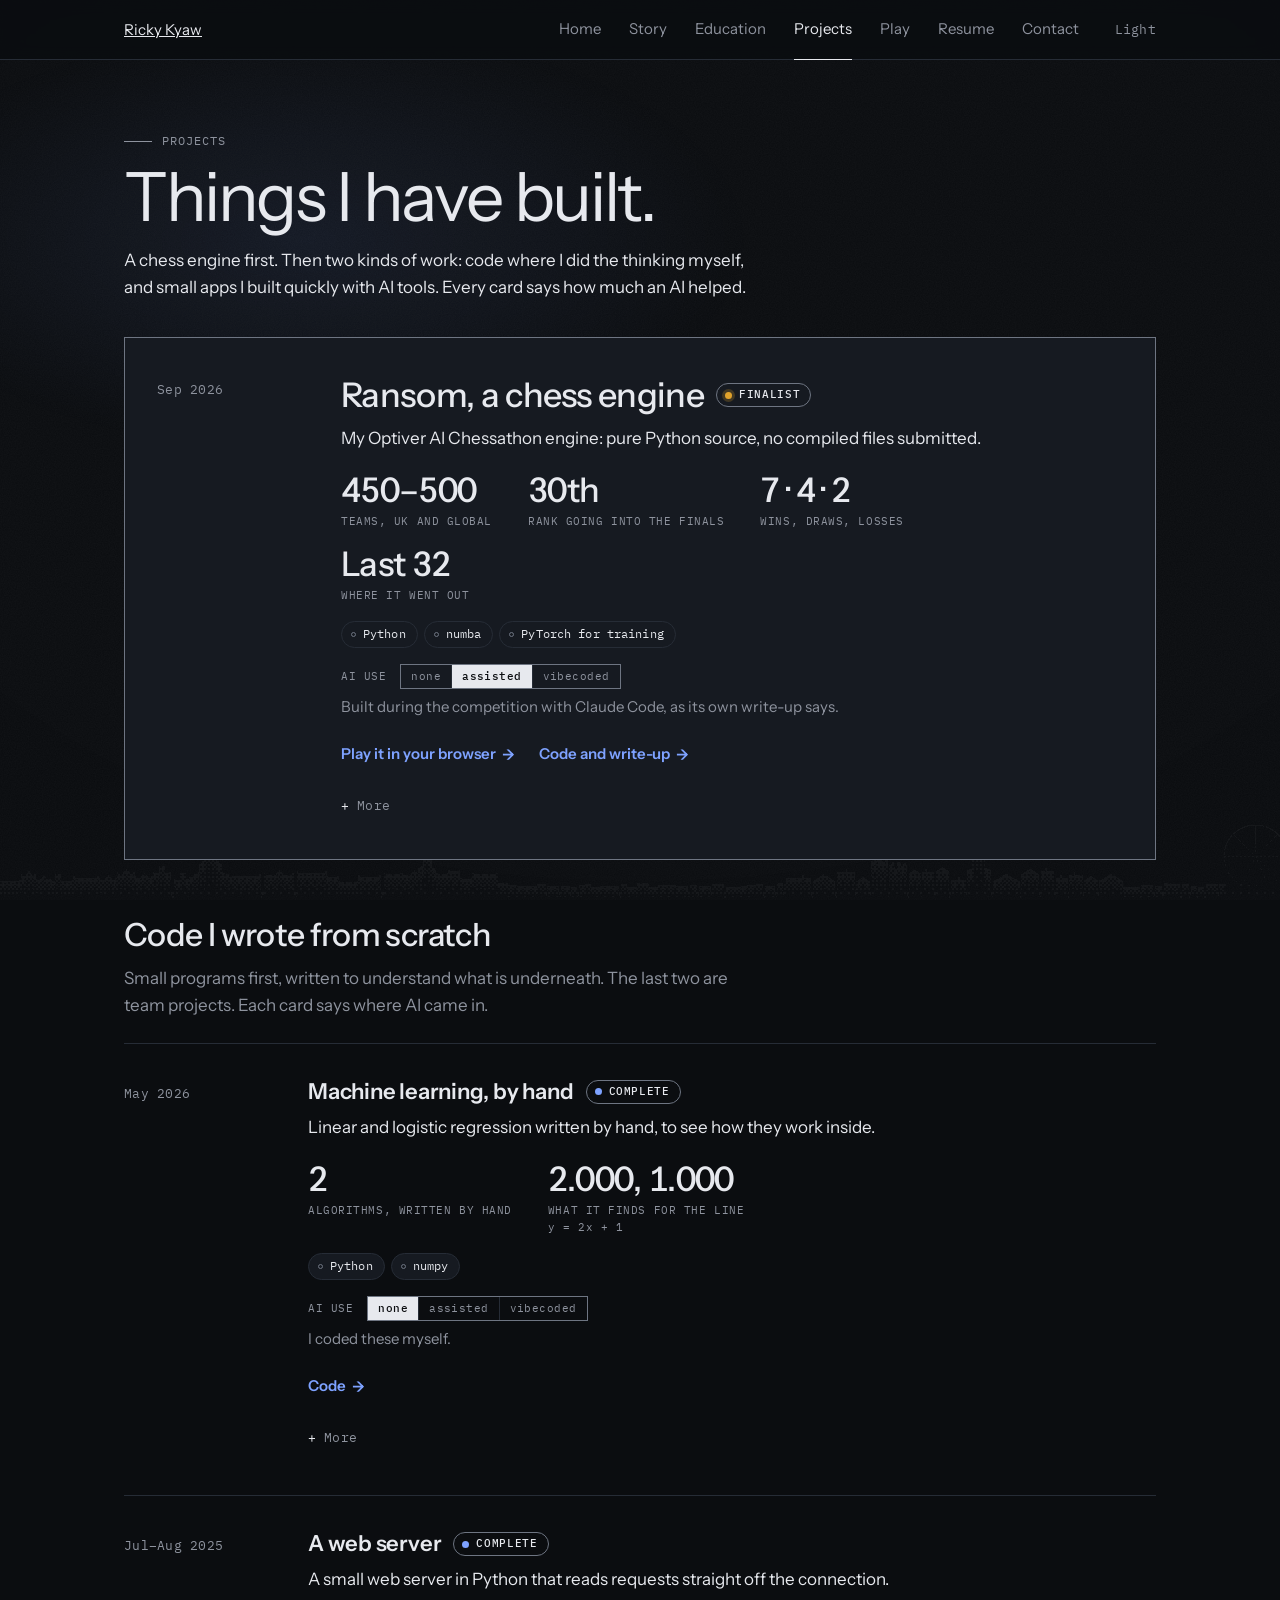
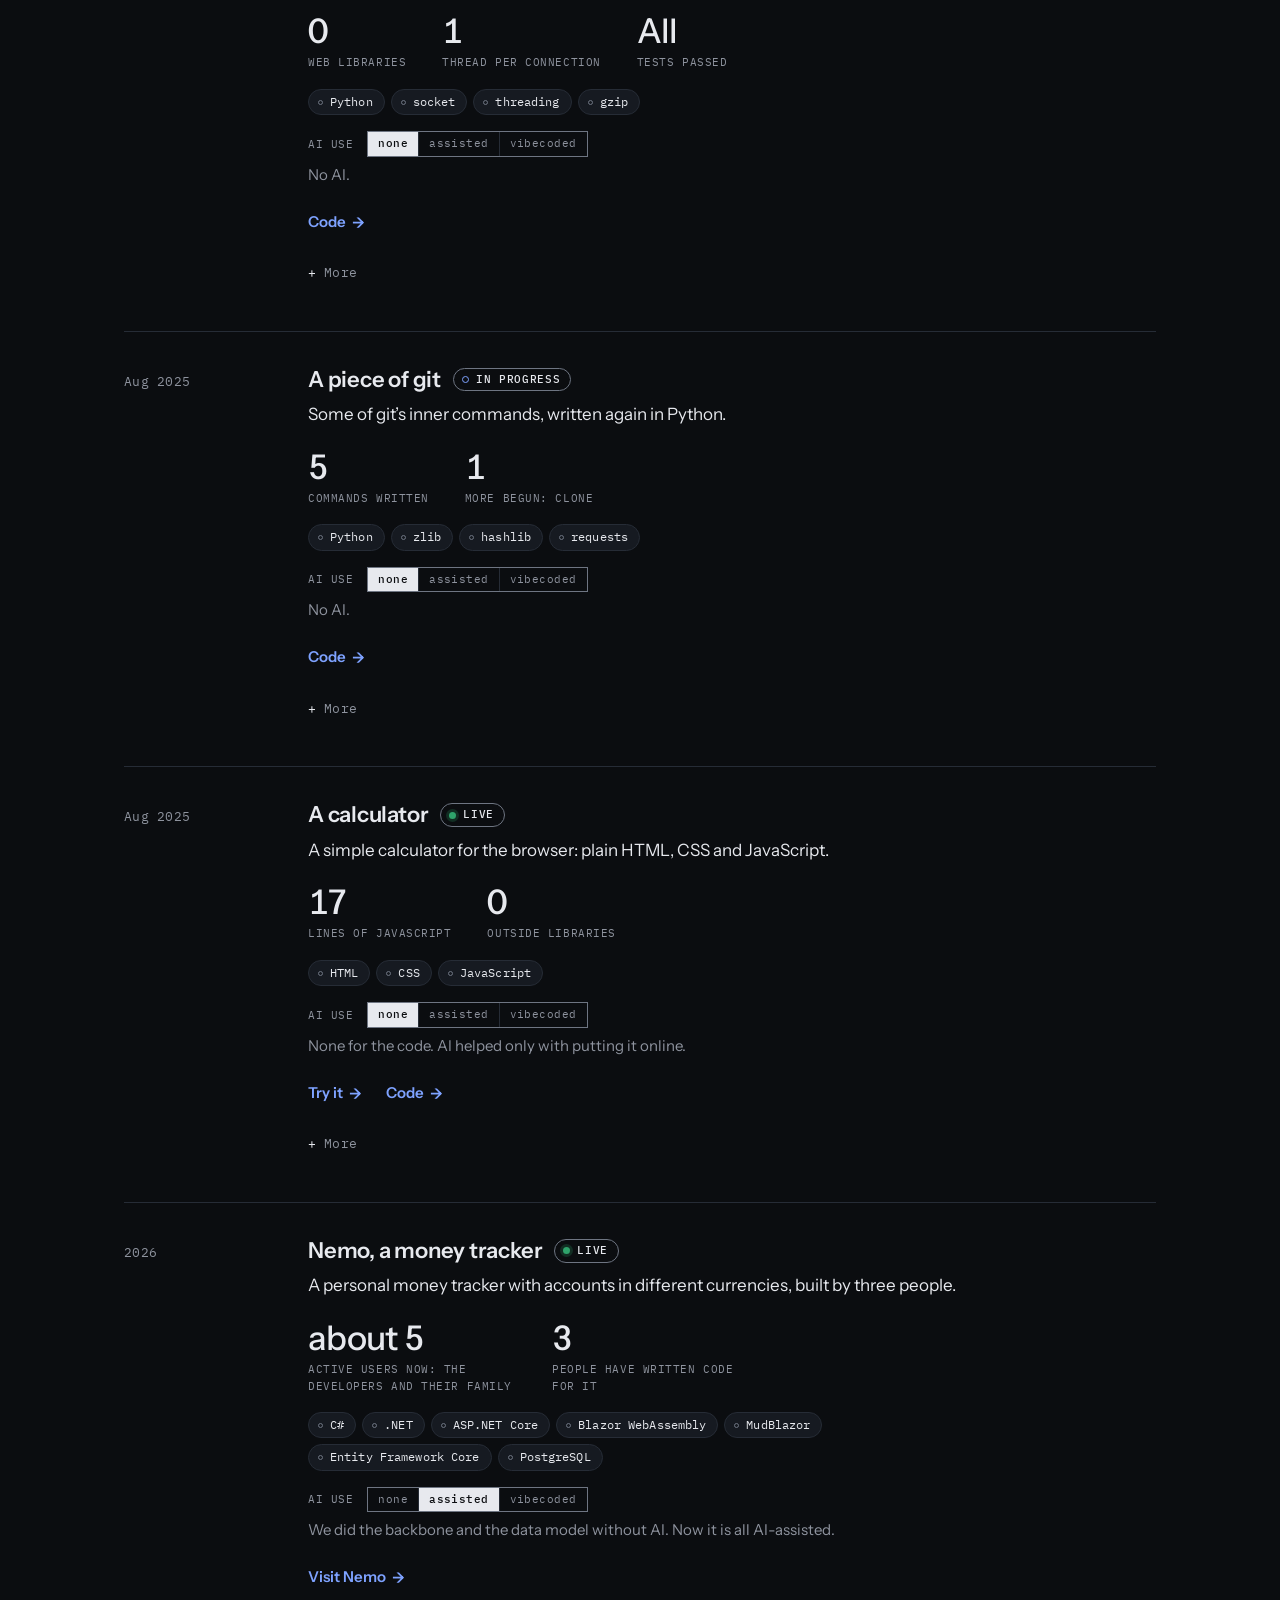
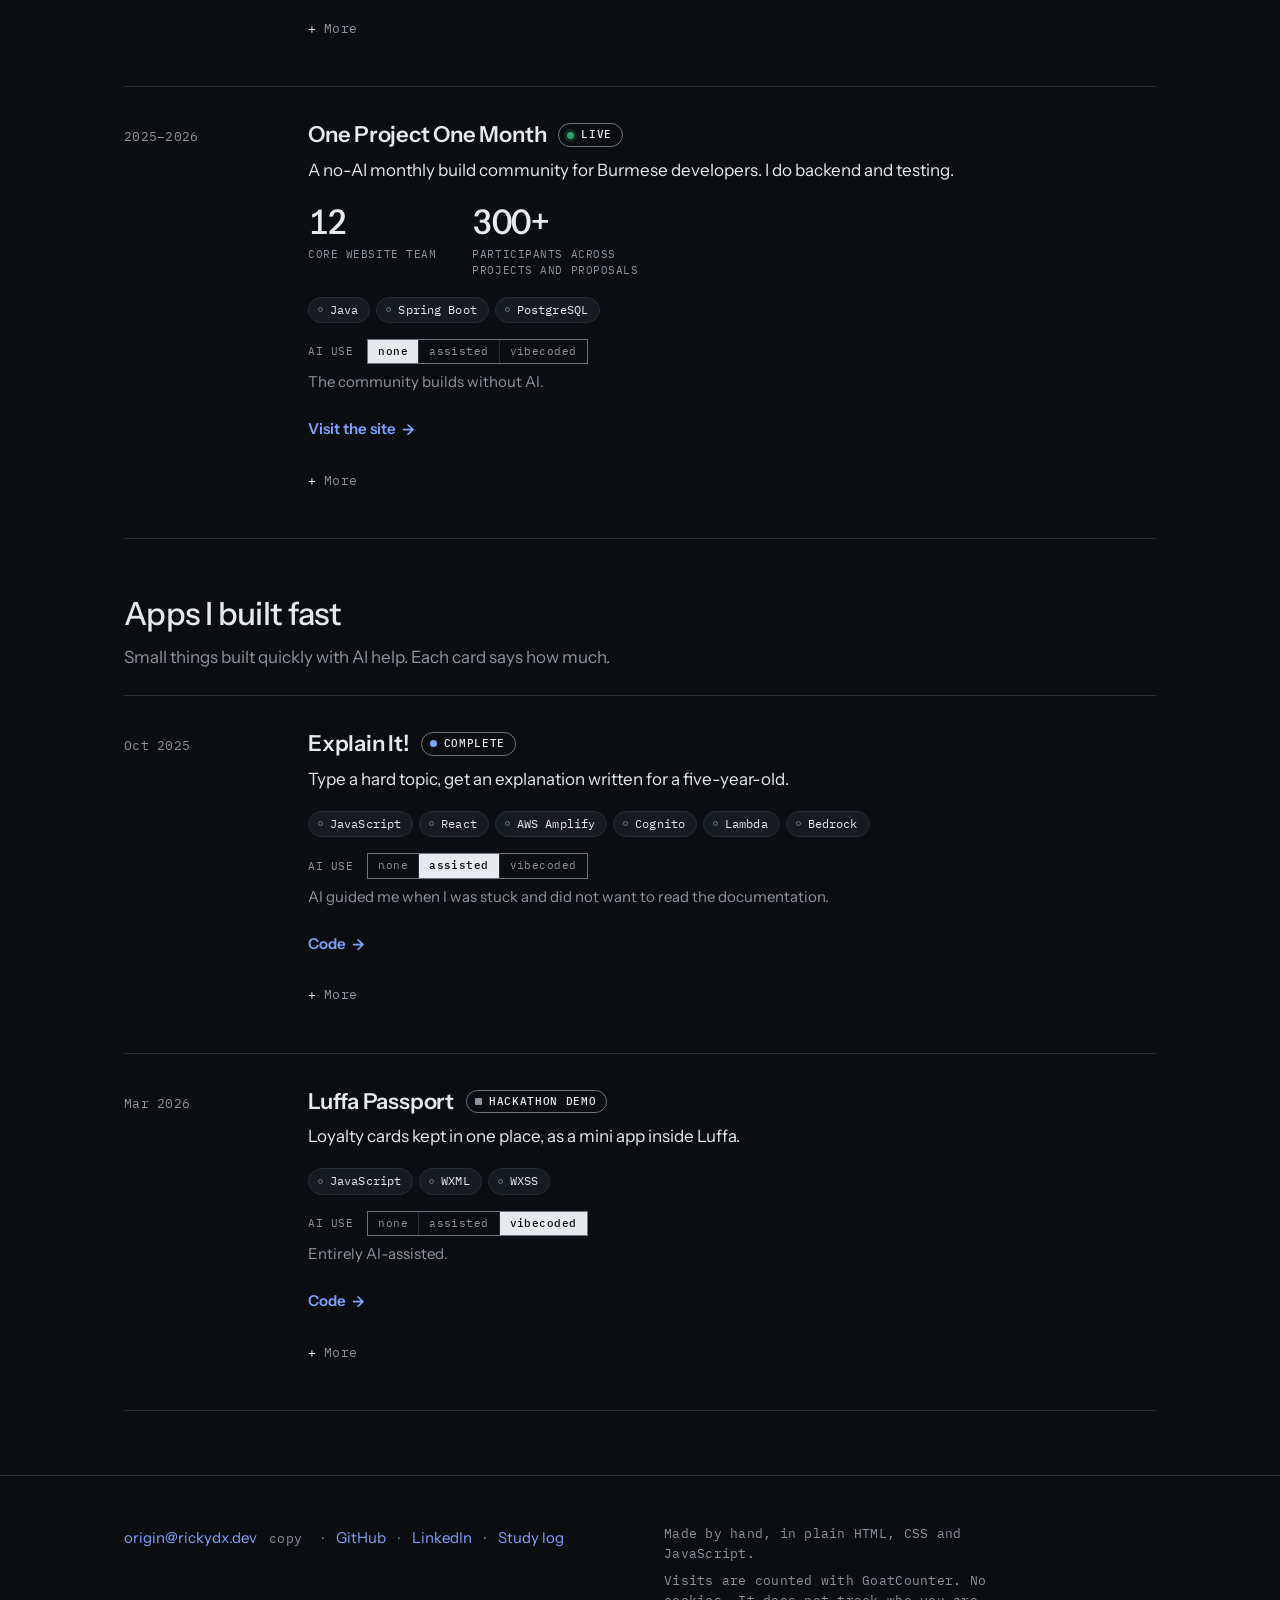
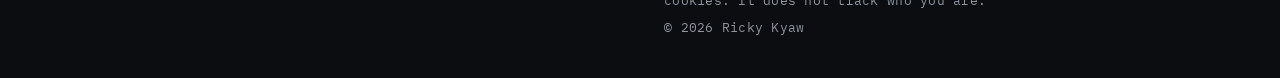
<file: projects/index.html>
<!doctype html>
<html lang="en">
<head>
<meta charset="utf-8">
<meta name="viewport" content="width=device-width, initial-scale=1">
<title>Projects — Ricky Kyaw</title>
<meta name="description" content="Code Ricky Kyaw wrote from scratch, and apps built fast with AI tools.">
<link rel="canonical" href="https://rickydx.dev/projects/">
<meta property="og:type" content="website">
<meta property="og:site_name" content="Ricky Kyaw">
<meta property="og:title" content="Projects — Ricky Kyaw">
<meta property="og:description" content="Code Ricky Kyaw wrote from scratch, and apps built fast with AI tools.">
<meta property="og:url" content="https://rickydx.dev/projects/">
<meta property="og:image" content="https://rickydx.dev/assets/img/og.png">
<meta property="og:image:width" content="1200">
<meta property="og:image:height" content="630">
<meta property="og:image:alt" content="Ricky Kyaw. I write software and solve math problems. A random walk drawn on graph paper.">
<meta name="twitter:card" content="summary_large_image">
<meta name="twitter:title" content="Projects — Ricky Kyaw">
<meta name="twitter:description" content="Code Ricky Kyaw wrote from scratch, and apps built fast with AI tools.">
<meta name="twitter:image" content="https://rickydx.dev/assets/img/og.png">
<meta name="color-scheme" content="dark light">
<meta name="theme-color" content="#0B0D10">
<style>html{background:#0B0D10}</style>
<script>(function(){var t='dark';try{if(localStorage.getItem('theme')==='light'){t='light'}}catch(e){}try{var d=document.documentElement;d.setAttribute('data-theme',t);d.style.background=t==='dark'?'#0B0D10':'#FAFAF8';var m=document.querySelector('meta[name="theme-color"]');if(m){m.content=t==='dark'?'#0B0D10':'#FAFAF8'}if('noModule' in HTMLScriptElement.prototype){d.classList.add('js');setTimeout(function(){if(!d.classList.contains('js-ready')){d.classList.remove('js')}},3000)}}catch(e){}})();</script>
<link rel="preconnect" href="https://fonts.googleapis.com">
<link rel="preconnect" href="https://fonts.gstatic.com" crossorigin>
<link rel="stylesheet" href="https://fonts.googleapis.com/css2?family=IBM+Plex+Mono:wght@400;500&family=Instrument+Sans:wght@400;500;600&display=swap">
<link rel="stylesheet" href="/assets/css/site.css">
<link rel="icon" href="/favicon.ico" sizes="32x32">
<link rel="icon" href="/assets/img/favicon.svg" type="image/svg+xml">
<link rel="apple-touch-icon" href="/assets/img/apple-touch-icon.png">
<script type="module" src="/assets/js/main.js"></script>
<script data-goatcounter="https://rickydx.goatcounter.com/count"
        async src="//gc.zgo.at/count.js"></script>
</head>
<body data-page="projects">
<a class="skip" href="#main">Skip to content</a>

<header class="site-header">
  <div class="container">
    <a class="brand hover-u" href="/"><span class="u">Ricky Kyaw</span></a>
    <button class="menu-btn" type="button" aria-expanded="false" aria-controls="site-nav"><span class="when-closed">Menu</span><span class="when-open">Close</span></button>
    <nav id="site-nav" class="site-nav" aria-label="Site">
      <div class="nav-tabs" data-nav>
        <ul role="list">
          <li><a class="hover-u" href="/"><span class="u">Home</span></a></li>
          <li><a class="hover-u" href="/story/"><span class="u">Story</span></a></li>
          <li><a class="hover-u" href="/education/"><span class="u">Education</span></a></li>
          <li><a class="hover-u" href="/projects/" aria-current="page"><span class="u">Projects</span></a></li>
          <li><a class="hover-u" href="/play/"><span class="u">Play</span></a></li>
          <li><a class="hover-u" href="/resume/"><span class="u">Resume</span></a></li>
          <li><a class="hover-u" href="/contact/"><span class="u">Contact</span></a></li>
        </ul>
        <span class="nav-rule" aria-hidden="true"></span>
      </div>
      <div class="nav-tail">
        <button class="theme-btn" type="button" data-theme-toggle><span class="when-light">Dark</span><span class="when-dark">Light</span></button>
        <a class="nav-work hover-u" href="/projects/"><span class="u">Just show me the work</span><span class="arrow" aria-hidden="true">→</span></a>
      </div>
    </nav>
  </div>
</header>
<div id="route-announcer" aria-live="polite" aria-atomic="true"></div>
<div id="status" role="status" aria-live="polite" class="visually-hidden"></div>

<main id="main" tabindex="-1" class="page projects">
  <div class="container">
    <div class="page-head">
      <p class="eyebrow" data-reveal>Projects</p>
      <h1 data-reveal>Things I have built.</h1>
      <p class="page-intro" data-reveal data-reveal-delay="80">A chess engine first. Then two kinds of work: code where I did the thinking myself, and small apps I built quickly with AI tools. Every card says how much an AI helped.</p>
    </div>

        <article class="proj proj--lead" data-reveal>
          <p class="proj-meta num">Sep 2026</p>
          <div class="proj-body">
            <div class="proj-head"><h2>Ransom, a chess engine</h2><span class="badge badge--win">Finalist</span></div>
            <p class="proj-what">My Optiver AI Chessathon engine: pure Python source, no compiled files submitted.</p>
            <ul class="proj-stats" role="list">
              <li><b>450–500</b> <span>teams, UK and global</span></li>
              <li><b>30th</b> <span>rank going into the finals</span></li>
              <li><b>7 · 4 · 2</b> <span>wins, draws, losses</span></li>
              <li><b>Last 32</b> <span>where it went out</span></li>
            </ul>
            <ul class="pills" role="list" aria-label="Built with"><li>Python</li><li>numba</li><li>PyTorch for training</li></ul>
            <div class="ai">
              <p class="ai-label">AI use</p>
              <ol class="ai-steps" role="list" aria-hidden="true"><li>none</li><li class="is-on">assisted</li><li>vibecoded</li></ol>
              <p class="ai-note"><span class="visually-hidden">Assisted. </span>Built during the competition with Claude Code, as its own write-up says.</p>
            </div>
            <p class="proj-links"><a class="hover-u" href="/play/"><span class="u">Play it in your browser</span><span class="arrow" aria-hidden="true">→</span></a><a class="hover-u" href="https://github.com/ricky-kyaw/optiver-chessathon-engine" target="_blank" rel="noopener"><span class="u">Code and write-up</span><span class="arrow" aria-hidden="true">→</span></a></p>
            <details>
              <summary>More</summary>
              <div class="proj-more">
                <p>The rules banned existing engines and models, and would not accept compiled programs. So the whole engine is Python. It looks ahead through the possible moves, using SEE pruning to skip moves that clearly lose material. A small neural network, trained during the event, judges each position.</p>
                <dl class="proj-facts"><div><dt>My part</dt><dd>All of it. I worked on it alone.</dd></div></dl>
                <ul>
                  <li>The network was trained on 106,814,205 positions.</li>
                  <li>The version on the Play page is the same engine rewritten in C so a browser can run it. On 104 test positions it chooses the same move, with the same score, as the original.</li>
                </ul>
              </div>
            </details>
          </div>
        </article>

    <section class="proj-section" id="from-scratch" aria-labelledby="from-scratch-title">
      <h2 id="from-scratch-title" data-reveal>Code I wrote from scratch</h2>
      <p data-reveal data-reveal-delay="60">Small programs first, written to understand what is underneath. The last two are team projects. Each card says where AI came in.</p>
      <ul class="proj-list" role="list">
        <li class="proj" data-reveal>
          <p class="proj-meta num">May 2026</p>
          <div class="proj-body">
            <div class="proj-head"><h3>Machine learning, by hand</h3><span class="badge badge--done">Complete</span></div>
            <p class="proj-what">Linear and logistic regression written by hand, to see how they work inside.</p>
            <ul class="proj-stats" role="list">
              <li><b>2</b> <span>algorithms, written by hand</span></li>
              <li><b>2.000, 1.000</b> <span>what it finds for the line <span class="keep">y = 2x + 1</span></span></li>
            </ul>
            <ul class="pills" role="list" aria-label="Built with"><li>Python</li><li>numpy</li></ul>
            <div class="ai">
              <p class="ai-label">AI use</p>
              <ol class="ai-steps" role="list" aria-hidden="true"><li class="is-on">none</li><li>assisted</li><li>vibecoded</li></ol>
              <p class="ai-note"><span class="visually-hidden">None. </span>I coded these myself.</p>
            </div>
            <p class="proj-links"><a class="hover-u" href="https://github.com/ricky-kyaw/machine-learning" target="_blank" rel="noopener"><span class="u">Code</span><span class="arrow" aria-hidden="true">→</span></a></p>
            <details>
              <summary>More</summary>
              <div class="proj-more">
                <p>Each one learns by gradient descent: make a guess, measure the error, nudge the numbers a little, and repeat. Given points on the line y = 2x + 1, the linear one finds 2.000 and 1.000. The logistic one uses the sigmoid function to sort numbers into two groups.</p>
                <p>They are small. Each one handles a single input number, and there are no plots yet.</p>
                <dl class="proj-facts"><div><dt>My part</dt><dd>All of it.</dd></div></dl>
              </div>
            </details>
          </div>
        </li>
        <li class="proj" data-reveal>
          <p class="proj-meta num">Jul–Aug 2025</p>
          <div class="proj-body">
            <div class="proj-head"><h3>A web server</h3><span class="badge badge--done">Complete</span></div>
            <p class="proj-what">A small web server in Python that reads requests straight off the connection.</p>
            <ul class="proj-stats" role="list">
              <li><b>0</b> <span>web libraries</span></li>
              <li><b>1</b> <span>thread per connection</span></li>
              <li><b>All</b> <span>tests passed</span></li>
            </ul>
            <ul class="pills" role="list" aria-label="Built with"><li>Python</li><li>socket</li><li>threading</li><li>gzip</li></ul>
            <div class="ai">
              <p class="ai-label">AI use</p>
              <ol class="ai-steps" role="list" aria-hidden="true"><li class="is-on">none</li><li>assisted</li><li>vibecoded</li></ol>
              <p class="ai-note"><span class="visually-hidden">None. </span>No AI.</p>
            </div>
            <p class="proj-links"><a class="hover-u" href="https://github.com/ricky-kyaw/http-server-python" target="_blank" rel="noopener"><span class="u">Code</span><span class="arrow" aria-hidden="true">→</span></a></p>
            <details>
              <summary>More</summary>
              <div class="proj-more">
                <p>It uses only what comes with Python, no web library, and writes the replies itself. It can echo text back, compressed with gzip when the caller asks for that, and report which program is calling. It can serve and save files in a folder, keep a connection open for several requests, and give each connection its own thread.</p>
                <p>Built on the CodeCrafters “Build your own HTTP server” challenge. All tests passed.</p>
                <dl class="proj-facts"><div><dt>My part</dt><dd>All of it.</dd></div></dl>
                <p class="proj-more-title">What it does not do</p>
                <ul>
                  <li>It only answers on the machine it runs on.</li>
                  <li>A badly formed request gets no reply. The connection just closes.</li>
                </ul>
              </div>
            </details>
          </div>
        </li>
        <li class="proj" data-reveal>
          <p class="proj-meta num">Aug 2025</p>
          <div class="proj-body">
            <div class="proj-head"><h3>A piece of git</h3><span class="badge badge--wip">In progress</span></div>
            <p class="proj-what">Some of git’s inner commands, written again in Python.</p>
            <ul class="proj-stats" role="list">
              <li><b>5</b> <span>commands written</span></li>
              <li><b>1</b> <span>more begun: clone</span></li>
            </ul>
            <ul class="pills" role="list" aria-label="Built with"><li>Python</li><li>zlib</li><li>hashlib</li><li>requests</li></ul>
            <div class="ai">
              <p class="ai-label">AI use</p>
              <ol class="ai-steps" role="list" aria-hidden="true"><li class="is-on">none</li><li>assisted</li><li>vibecoded</li></ol>
              <p class="ai-note"><span class="visually-hidden">None. </span>No AI.</p>
            </div>
            <p class="proj-links"><a class="hover-u" href="https://github.com/ricky-kyaw/codecrafters-git-python" target="_blank" rel="noopener"><span class="u">Code</span><span class="arrow" aria-hidden="true">→</span></a></p>
            <details>
              <summary>More</summary>
              <div class="proj-more">
                <p>Git is the tool programmers use to keep the history of their code. Starting from the CodeCrafters starter, this can store a file the way git stores it (SHA-1 hash, zlib compression) and read stored files back. It can list what is in a stored folder, record a folder as a tree, and write a commit.</p>
                <p>Its clone command asks a server for its branches and downloads the packed data, but does not unpack it yet. Built on the CodeCrafters “Build your own Git” challenge.</p>
                <dl class="proj-facts"><div><dt>My part</dt><dd>All of it.</dd></div></dl>
              </div>
            </details>
          </div>
        </li>
        <li class="proj" data-reveal>
          <p class="proj-meta num">Aug 2025</p>
          <div class="proj-body">
            <div class="proj-head"><h3>A calculator</h3><span class="badge badge--live">Live</span></div>
            <p class="proj-what">A simple calculator for the browser: plain HTML, CSS and JavaScript.</p>
            <ul class="proj-stats" role="list">
              <li><b>17</b> <span>lines of JavaScript</span></li>
              <li><b>0</b> <span>outside libraries</span></li>
            </ul>
            <ul class="pills" role="list" aria-label="Built with"><li>HTML</li><li>CSS</li><li>JavaScript</li></ul>
            <div class="ai">
              <p class="ai-label">AI use</p>
              <ol class="ai-steps" role="list" aria-hidden="true"><li class="is-on">none</li><li>assisted</li><li>vibecoded</li></ol>
              <p class="ai-note"><span class="visually-hidden">None. </span>None for the code. AI helped only with putting it online.</p>
            </div>
            <p class="proj-links"><a class="hover-u" href="https://ricky-kyaw.github.io/calculator-app/" target="_blank" rel="noopener"><span class="u">Try it</span><span class="arrow" aria-hidden="true">→</span></a><a class="hover-u" href="https://github.com/ricky-kyaw/calculator-app" target="_blank" rel="noopener"><span class="u">Code</span><span class="arrow" aria-hidden="true">→</span></a></p>
            <details>
              <summary>More</summary>
              <div class="proj-more">
                <p>Digits, a decimal point, plus, minus, times, divide, AC and equals. It builds the sum as you press the keys, then hands it to JavaScript’s eval(), the language’s built-in way to work out a sum written as text.</p>
                <p>It is published with GitHub Pages.</p>
              </div>
            </details>
          </div>
        </li>
        <li class="proj" data-reveal>
          <p class="proj-meta num">2026</p>
          <div class="proj-body">
            <div class="proj-head"><h3>Nemo, a money tracker</h3><span class="badge badge--live">Live</span></div>
            <p class="proj-what">A personal money tracker with accounts in different currencies, built by three people.</p>
            <ul class="proj-stats" role="list">
              <li><b>about 5</b> <span>active users now: the developers and their family</span></li>
              <li><b>3</b> <span>people have written code for it</span></li>
            </ul>
            <ul class="pills" role="list" aria-label="Built with"><li>C#</li><li>.NET</li><li>ASP.NET Core</li><li>Blazor WebAssembly</li><li>MudBlazor</li><li>Entity Framework Core</li><li>PostgreSQL</li></ul>
            <div class="ai">
              <p class="ai-label">AI use</p>
              <ol class="ai-steps" role="list" aria-hidden="true"><li>none</li><li class="is-on">assisted</li><li>vibecoded</li></ol>
              <p class="ai-note"><span class="visually-hidden">Assisted. </span>We did the backbone and the data model without AI. Now it is all AI-assisted.</p>
            </div>
            <p class="proj-links"><a class="hover-u" href="https://nemoapp.xyz" target="_blank" rel="noopener"><span class="u">Visit Nemo</span><span class="arrow" aria-hidden="true">→</span></a></p>
            <details>
              <summary>More</summary>
              <div class="proj-more">
                <p>You sign in, set up accounts in different currencies, and record income, spending and transfers. Accounts can sit inside other accounts, and receipts can be attached.</p>
                <p>A small server of our own sits between the browser and the main server, so the browser never holds the sign-in tokens. It is live and still being worked on.</p>
                <dl class="proj-facts"><div><dt>My part</dt><dd>The first version of accounts, transactions, categories and transfers on the main server. Much of the sign-in work: the PIN screen, Google sign-in, email verification, lock-out after failed sign-ins and a two-device limit. Moving the whole interface to MudBlazor. Teammates started the in-between server; I extended and repaired it.</dd></div></dl>
                <p class="proj-more-title">What is not built yet</p>
                <ul>
                  <li>Budgets and reports. Those two pages are empty for now.</li>
                </ul>
                <p class="proj-note label">The code is private.</p>
              </div>
            </details>
          </div>
        </li>
        <li class="proj" data-reveal>
          <p class="proj-meta num">2025–2026</p>
          <div class="proj-body">
            <div class="proj-head"><h3>One Project One Month</h3><span class="badge badge--live">Live</span></div>
            <p class="proj-what">A no-AI monthly build community for Burmese developers. I do backend and testing.</p>
            <ul class="proj-stats" role="list">
              <li><b>12</b> <span>core website team</span></li>
              <li><b>300+</b> <span>participants across projects and proposals</span></li>
            </ul>
            <ul class="pills" role="list" aria-label="Built with"><li>Java</li><li>Spring Boot</li><li>PostgreSQL</li></ul>
            <div class="ai">
              <p class="ai-label">AI use</p>
              <ol class="ai-steps" role="list" aria-hidden="true"><li class="is-on">none</li><li>assisted</li><li>vibecoded</li></ol>
              <p class="ai-note"><span class="visually-hidden">None. </span>The community builds without AI.</p>
            </div>
            <p class="proj-links"><a class="hover-u" href="https://www.one-project-one-month.com" target="_blank" rel="noopener"><span class="u">Visit the site</span><span class="arrow" aria-hidden="true">→</span></a></p>
            <details>
              <summary>More</summary>
              <div class="proj-more">
                <p>I work on the backend (the server side) and on QA (testing) for its website.</p>
                <dl class="proj-facts"><div><dt>My part</dt><dd>Creating a developer profile, the forgot-password flow, and the list of approved project ideas with a filter by number of reactions.</dd></div></dl>
                <p class="proj-note label">The code is private.</p>
              </div>
            </details>
          </div>
        </li>
      </ul>
    </section>

    <section class="proj-section" id="built-fast" aria-labelledby="built-fast-title">
      <h2 id="built-fast-title" data-reveal>Apps I built fast</h2>
      <p data-reveal data-reveal-delay="60">Small things built quickly with AI help. Each card says how much.</p>
      <ul class="proj-list" role="list">
        <li class="proj" data-reveal>
          <p class="proj-meta num">Oct 2025</p>
          <div class="proj-body">
            <div class="proj-head"><h3>Explain It!</h3><span class="badge badge--done">Complete</span></div>
            <p class="proj-what">Type a hard topic, get an explanation written for a five-year-old.</p>
            <ul class="pills" role="list" aria-label="Built with"><li>JavaScript</li><li>React</li><li>AWS Amplify</li><li>Cognito</li><li>Lambda</li><li>Bedrock</li></ul>
            <div class="ai">
              <p class="ai-label">AI use</p>
              <ol class="ai-steps" role="list" aria-hidden="true"><li>none</li><li class="is-on">assisted</li><li>vibecoded</li></ol>
              <p class="ai-note"><span class="visually-hidden">Assisted. </span>AI guided me when I was stuck and did not want to read the documentation.</p>
            </div>
            <p class="proj-links"><a class="hover-u" href="https://github.com/ricky-kyaw/explain-it-app" target="_blank" rel="noopener"><span class="u">Code</span><span class="arrow" aria-hidden="true">→</span></a></p>
            <details>
              <summary>More</summary>
              <div class="proj-more">
                <p>You sign in with your email. The page sends your topic to a small function on AWS, which asks an AI model (Claude 3 Haiku, through Amazon Bedrock) for the answer. It keeps no history: earlier answers are gone when you refresh the page.</p>
                <dl class="proj-facts"><div><dt>My part</dt><dd>All of it.</dd></div></dl>
              </div>
            </details>
          </div>
        </li>
        <li class="proj" data-reveal>
          <p class="proj-meta num">Mar 2026</p>
          <div class="proj-body">
            <div class="proj-head"><h3>Luffa Passport</h3><span class="badge badge--demo">Hackathon demo</span></div>
            <p class="proj-what">Loyalty cards kept in one place, as a mini app inside Luffa.</p>
            <ul class="pills" role="list" aria-label="Built with"><li>JavaScript</li><li>WXML</li><li>WXSS</li></ul>
            <div class="ai">
              <p class="ai-label">AI use</p>
              <ol class="ai-steps" role="list" aria-hidden="true"><li>none</li><li>assisted</li><li class="is-on">vibecoded</li></ol>
              <p class="ai-note"><span class="visually-hidden">Vibecoded. </span>Entirely AI-assisted.</p>
            </div>
            <p class="proj-links"><a class="hover-u" href="https://github.com/ricky-kyaw/EncHack-15" target="_blank" rel="noopener"><span class="u">Code</span><span class="arrow" aria-hidden="true">→</span></a></p>
            <details>
              <summary>More</summary>
              <div class="proj-more">
                <p>Tap a card to see its deals, save deals for later, and add more cards. It is a demo: the cards and deals are sample data, and it does not talk to a server.</p>
                <p>Built with Team Fuzzy at an Encode hackathon in London.</p>
              </div>
            </details>
          </div>
        </li>
      </ul>
    </section>
  </div>
</main>

<footer class="site-footer">
  <div class="container">
    <ul class="footer-links" role="list">
      <li><!--email_off--><a class="u" href="mailto:origin@rickydx.dev">origin@rickydx.dev</a><!--/email_off--><button class="copy-btn" type="button" data-copy="origin@rickydx.dev">copy</button></li>
      <li><span class="sep" aria-hidden="true">·</span><a class="u" href="https://github.com/ricky-kyaw" target="_blank" rel="noopener">GitHub</a></li>
      <li><span class="sep" aria-hidden="true">·</span><a class="u" href="https://www.linkedin.com/in/ricky-kyaw/" target="_blank" rel="noopener">LinkedIn</a></li>
      <li><span class="sep" aria-hidden="true">·</span><a class="u" href="/study-log/">Study log</a></li>
    </ul>
    <div class="footer-note label">
      <p>Made by hand, in plain HTML, CSS and JavaScript.</p>
      <p>Visits are counted with GoatCounter. No cookies. It does not track who you are.</p>
      <p>© <span class="num">2026</span> Ricky Kyaw</p>
    </div>
  </div>
</footer>
</body>
</html>
</file>
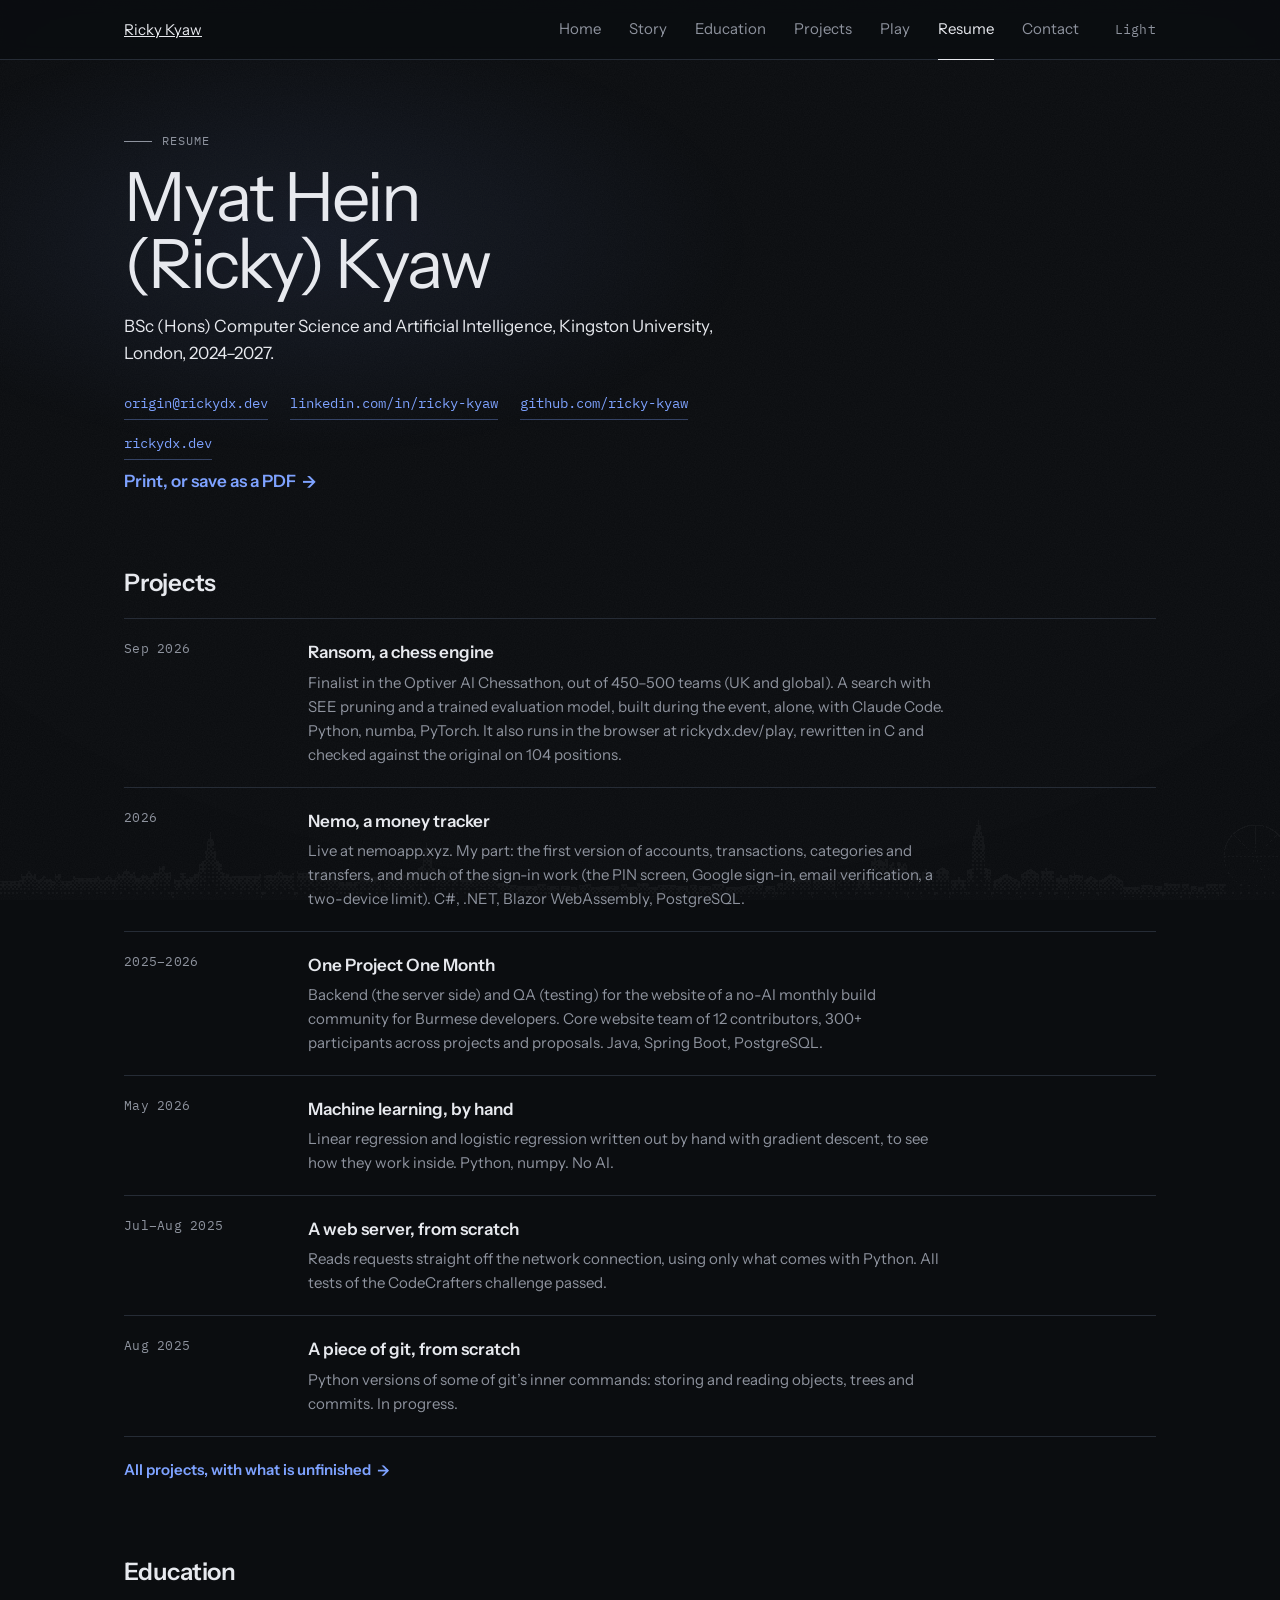
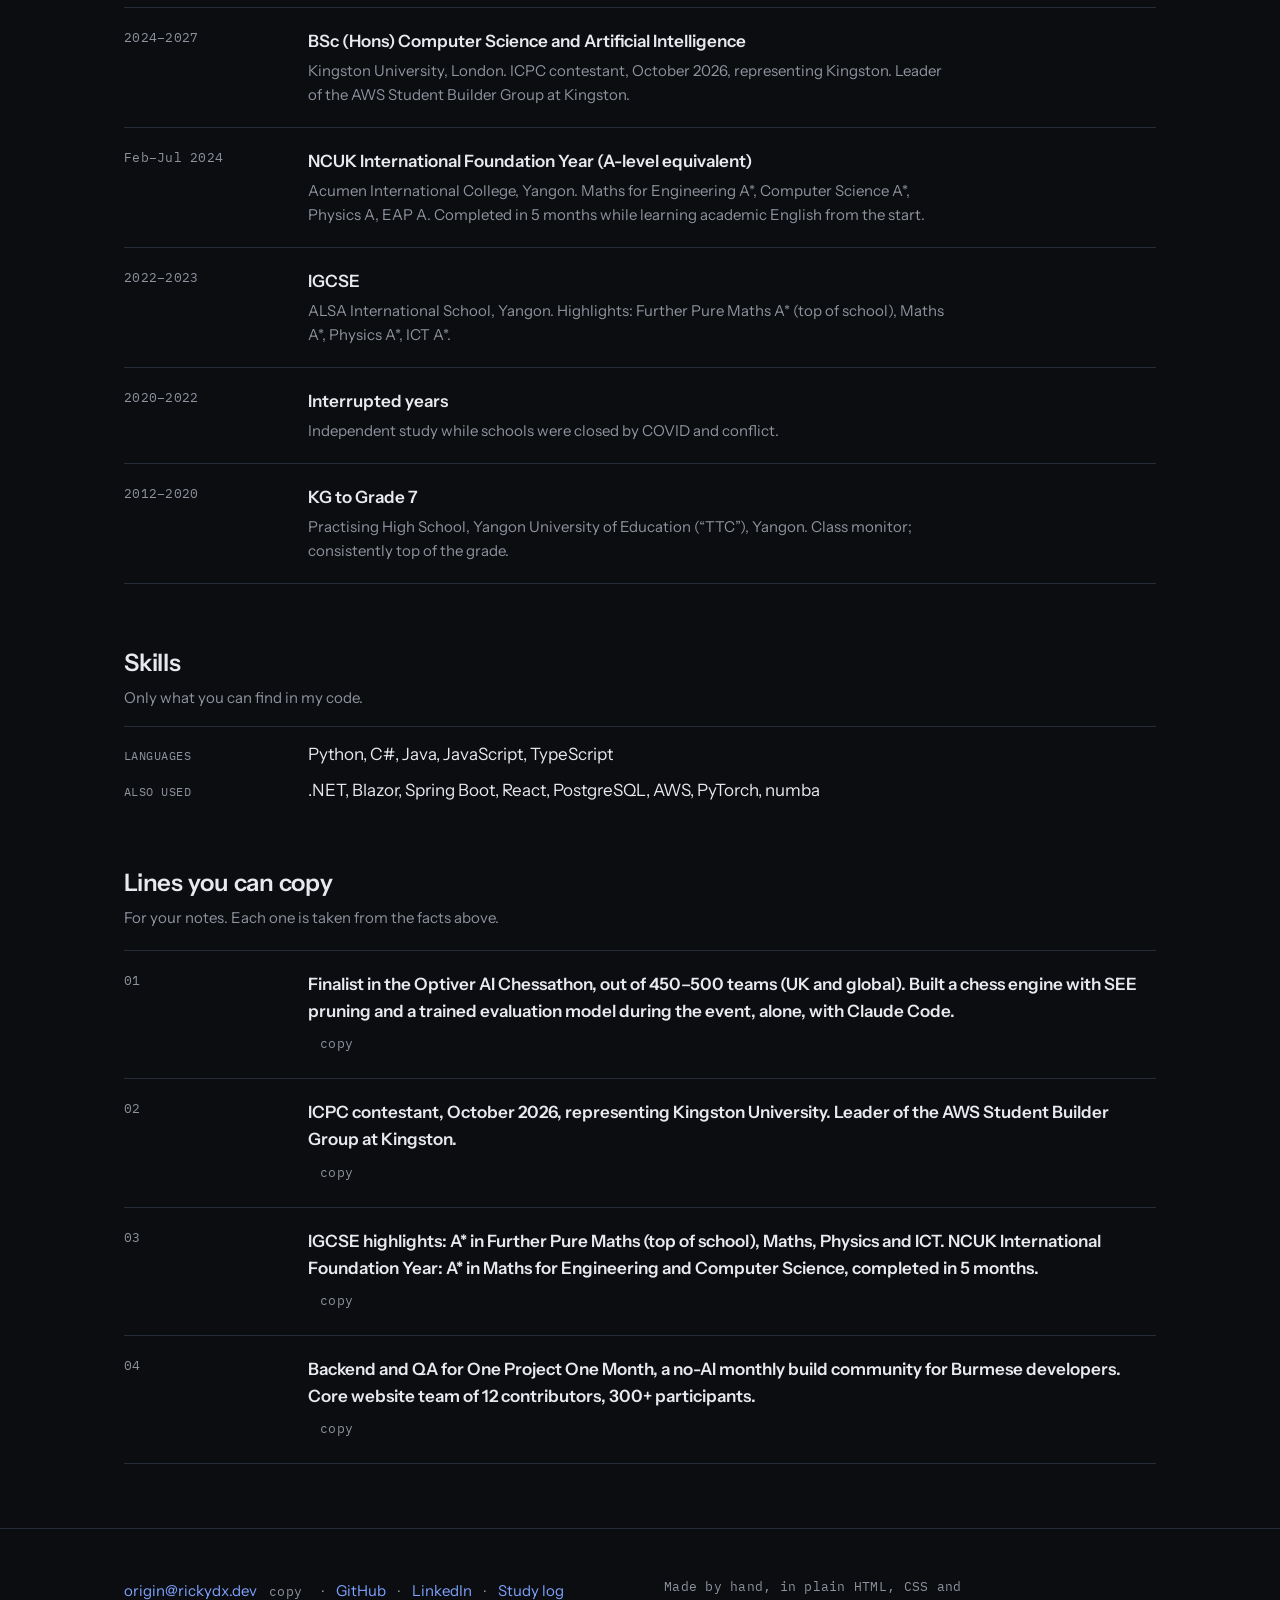
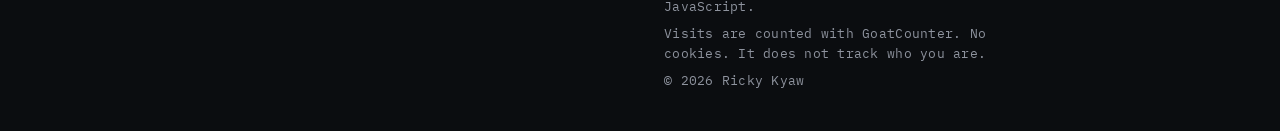
<file: resume/index.html>
<!doctype html>
<html lang="en">
<head>
<meta charset="utf-8">
<meta name="viewport" content="width=device-width, initial-scale=1">
<title>Resume — Ricky Kyaw</title>
<meta name="description" content="Ricky Kyaw's resume on one page: projects, school and skills. You can print it or save it as a PDF.">
<link rel="canonical" href="https://rickydx.dev/resume/">
<meta property="og:type" content="website">
<meta property="og:site_name" content="Ricky Kyaw">
<meta property="og:title" content="Resume — Ricky Kyaw">
<meta property="og:description" content="Ricky Kyaw's resume on one page: projects, school and skills. You can print it or save it as a PDF.">
<meta property="og:url" content="https://rickydx.dev/resume/">
<meta property="og:image" content="https://rickydx.dev/assets/img/og.png">
<meta property="og:image:width" content="1200">
<meta property="og:image:height" content="630">
<meta property="og:image:alt" content="Ricky Kyaw. I write software and solve math problems. A random walk drawn on graph paper.">
<meta name="twitter:card" content="summary_large_image">
<meta name="twitter:title" content="Resume — Ricky Kyaw">
<meta name="twitter:description" content="Ricky Kyaw's resume on one page: projects, school and skills. You can print it or save it as a PDF.">
<meta name="twitter:image" content="https://rickydx.dev/assets/img/og.png">
<meta name="color-scheme" content="dark light">
<meta name="theme-color" content="#0B0D10">
<style>html{background:#0B0D10}</style>
<script>(function(){var t='dark';try{if(localStorage.getItem('theme')==='light'){t='light'}}catch(e){}try{var d=document.documentElement;d.setAttribute('data-theme',t);d.style.background=t==='dark'?'#0B0D10':'#FAFAF8';var m=document.querySelector('meta[name="theme-color"]');if(m){m.content=t==='dark'?'#0B0D10':'#FAFAF8'}if('noModule' in HTMLScriptElement.prototype){d.classList.add('js');setTimeout(function(){if(!d.classList.contains('js-ready')){d.classList.remove('js')}},3000)}}catch(e){}})();</script>
<link rel="preconnect" href="https://fonts.googleapis.com">
<link rel="preconnect" href="https://fonts.gstatic.com" crossorigin>
<link rel="stylesheet" href="https://fonts.googleapis.com/css2?family=IBM+Plex+Mono:wght@400;500&family=Instrument+Sans:wght@400;500;600&display=swap">
<link rel="stylesheet" href="/assets/css/site.css">
<link rel="icon" href="/favicon.ico" sizes="32x32">
<link rel="icon" href="/assets/img/favicon.svg" type="image/svg+xml">
<link rel="apple-touch-icon" href="/assets/img/apple-touch-icon.png">
<script type="module" src="/assets/js/main.js"></script>
<script data-goatcounter="https://rickydx.goatcounter.com/count"
        async src="//gc.zgo.at/count.js"></script>
</head>
<body data-page="resume">
<a class="skip" href="#main">Skip to content</a>

<header class="site-header">
  <div class="container">
    <a class="brand hover-u" href="/"><span class="u">Ricky Kyaw</span></a>
    <button class="menu-btn" type="button" aria-expanded="false" aria-controls="site-nav"><span class="when-closed">Menu</span><span class="when-open">Close</span></button>
    <nav id="site-nav" class="site-nav" aria-label="Site">
      <div class="nav-tabs" data-nav>
        <ul role="list">
          <li><a class="hover-u" href="/"><span class="u">Home</span></a></li>
          <li><a class="hover-u" href="/story/"><span class="u">Story</span></a></li>
          <li><a class="hover-u" href="/education/"><span class="u">Education</span></a></li>
          <li><a class="hover-u" href="/projects/"><span class="u">Projects</span></a></li>
          <li><a class="hover-u" href="/play/"><span class="u">Play</span></a></li>
          <li><a class="hover-u" href="/resume/" aria-current="page"><span class="u">Resume</span></a></li>
          <li><a class="hover-u" href="/contact/"><span class="u">Contact</span></a></li>
        </ul>
        <span class="nav-rule" aria-hidden="true"></span>
      </div>
      <div class="nav-tail">
        <button class="theme-btn" type="button" data-theme-toggle><span class="when-light">Dark</span><span class="when-dark">Light</span></button>
        <a class="nav-work hover-u" href="/projects/"><span class="u">Just show me the work</span><span class="arrow" aria-hidden="true">→</span></a>
      </div>
    </nav>
  </div>
</header>
<div id="route-announcer" aria-live="polite" aria-atomic="true"></div>
<div id="status" role="status" aria-live="polite" class="visually-hidden"></div>

<main id="main" tabindex="-1" class="page resume">
  <div class="container">
    <div class="page-head">
      <p class="eyebrow" data-reveal>Resume</p>
      <h1 data-reveal>Myat Hein (Ricky) Kyaw</h1>
      <p class="page-intro" data-reveal data-reveal-delay="80">BSc (Hons) Computer Science and Artificial Intelligence, Kingston University, London, 2024–2027.</p>
      <ul class="resume-contact" role="list" data-reveal data-reveal-delay="120">
        <li><!--email_off--><a class="u u--rest" href="mailto:origin@rickydx.dev">origin@rickydx.dev</a><!--/email_off--></li>
        <li><a class="u u--rest" href="https://www.linkedin.com/in/ricky-kyaw/" target="_blank" rel="noopener">linkedin.com/in/ricky-kyaw</a></li>
        <li><a class="u u--rest" href="https://github.com/ricky-kyaw" target="_blank" rel="noopener">github.com/ricky-kyaw</a></li>
        <li><a class="u u--rest" href="https://rickydx.dev">rickydx.dev</a></li>
      </ul>
      <p class="js-only no-print" data-reveal data-reveal-delay="160"><button class="button-link hover-u" type="button" data-print><span class="u">Print, or save as a PDF</span><span class="arrow" aria-hidden="true">→</span></button></p>
    </div>

    <section class="section resume-block" aria-labelledby="r-projects">
      <h2 id="r-projects" data-reveal>Projects</h2>
      <ul class="rows-list" role="list" data-reveal-group="60">
        <li data-reveal><span class="when">Sep 2026</span><span class="what">Ransom, a chess engine</span><span class="note">Finalist in the Optiver AI Chessathon, out of 450–500 teams (UK and global). A search with SEE pruning and a trained evaluation model, built during the event, alone, with Claude Code. Python, numba, PyTorch. It also runs in the browser at rickydx.dev/play, rewritten in C and checked against the original on 104 positions.</span></li>
        <li data-reveal><span class="when">2026</span><span class="what">Nemo, a money tracker</span><span class="note">Live at nemoapp.xyz. My part: the first version of accounts, transactions, categories and transfers, and much of the sign-in work (the PIN screen, Google sign-in, email verification, a two-device limit). C#, .NET, Blazor WebAssembly, PostgreSQL.</span></li>
        <li data-reveal><span class="when">2025–2026</span><span class="what">One Project One Month</span><span class="note">Backend (the server side) and QA (testing) for the website of a no-AI monthly build community for Burmese developers. Core website team of 12 contributors, 300+ participants across projects and proposals. Java, Spring Boot, PostgreSQL.</span></li>
        <li data-reveal><span class="when">May 2026</span><span class="what">Machine learning, by hand</span><span class="note">Linear regression and logistic regression written out by hand with gradient descent, to see how they work inside. Python, numpy. No AI.</span></li>
        <li data-reveal><span class="when">Jul–Aug 2025</span><span class="what">A web server, from scratch</span><span class="note">Reads requests straight off the network connection, using only what comes with Python. All tests of the CodeCrafters challenge passed.</span></li>
        <li data-reveal><span class="when">Aug 2025</span><span class="what">A piece of git, from scratch</span><span class="note">Python versions of some of git’s inner commands: storing and reading objects, trees and commits. In progress.</span></li>
      </ul>
      <p class="resume-more no-print" data-reveal><a class="hover-u" href="/projects/"><span class="u">All projects, with what is unfinished</span><span class="arrow" aria-hidden="true">→</span></a></p>
    </section>

    <section class="section resume-block" aria-labelledby="r-education">
      <h2 id="r-education" data-reveal>Education</h2>
      <ul class="rows-list" role="list" data-reveal-group="60">
        <li data-reveal><span class="when">2024–2027</span><span class="what">BSc (Hons) Computer Science and Artificial Intelligence</span><span class="note">Kingston University, London. ICPC contestant, October 2026, representing Kingston. Leader of the AWS Student Builder Group at Kingston.</span></li>
        <li data-reveal><span class="when">Feb–Jul 2024</span><span class="what">NCUK International Foundation Year (A-level equivalent)</span><span class="note">Acumen International College, Yangon. Maths for Engineering A*, Computer Science A*, Physics A, EAP A. Completed in 5 months while learning academic English from the start.</span></li>
        <li data-reveal><span class="when">2022–2023</span><span class="what">IGCSE</span><span class="note">ALSA International School, Yangon. Highlights: Further Pure Maths A* (top of school), Maths A*, Physics A*, ICT A*.</span></li>
        <li data-reveal><span class="when">2020–2022</span><span class="what">Interrupted years</span><span class="note">Independent study while schools were closed by COVID and conflict.</span></li>
        <li data-reveal><span class="when">2012–2020</span><span class="what">KG to Grade 7</span><span class="note">Practising High School, Yangon University of Education (“TTC”), Yangon. Class monitor; consistently top of the grade.</span></li>
      </ul>
    </section>

    <section class="section resume-block" aria-labelledby="r-skills">
      <h2 id="r-skills" data-reveal>Skills</h2>
      <p data-reveal data-reveal-delay="60">Only what you can find in my code.</p>
      <dl class="resume-skills" data-reveal>
        <div><dt>Languages</dt><dd>Python, C#, Java, JavaScript, TypeScript</dd></div>
        <div><dt>Also used</dt><dd>.NET, Blazor, Spring Boot, React, PostgreSQL, AWS, PyTorch, numba</dd></div>
      </dl>
    </section>

    <section class="section no-print" aria-labelledby="bullets-title">
      <h2 id="bullets-title" data-reveal>Lines you can copy</h2>
      <p data-reveal data-reveal-delay="60">For your notes. Each one is taken from the facts above.</p>
      <ul class="rows-list" role="list" data-reveal-group="60">
        <li data-reveal>
          <span class="when" data-count></span>
          <span class="what">Finalist in the Optiver AI Chessathon, out of 450–500 teams (UK and global). Built a chess engine with SEE pruning and a trained evaluation model during the event, alone, with Claude Code.</span>
          <span class="note"><button class="copy-btn" type="button" data-copy="Finalist in the Optiver AI Chessathon, out of 450–500 teams (UK and global). Built a chess engine with SEE pruning and a trained evaluation model during the event, alone, with Claude Code.">copy</button></span>
        </li>
        <li data-reveal>
          <span class="when" data-count></span>
          <span class="what">ICPC contestant, October 2026, representing Kingston University. Leader of the AWS Student Builder Group at Kingston.</span>
          <span class="note"><button class="copy-btn" type="button" data-copy="ICPC contestant, October 2026, representing Kingston University. Leader of the AWS Student Builder Group at Kingston.">copy</button></span>
        </li>
        <li data-reveal>
          <span class="when" data-count></span>
          <span class="what">IGCSE highlights: A* in Further Pure Maths (top of school), Maths, Physics and ICT. NCUK International Foundation Year: A* in Maths for Engineering and Computer Science, completed in 5 months.</span>
          <span class="note"><button class="copy-btn" type="button" data-copy="IGCSE highlights: A* in Further Pure Maths (top of school), Maths, Physics and ICT. NCUK International Foundation Year: A* in Maths for Engineering and Computer Science, completed in 5 months.">copy</button></span>
        </li>
        <li data-reveal>
          <span class="when" data-count></span>
          <span class="what">Backend and QA for One Project One Month, a no-AI monthly build community for Burmese developers. Core website team of 12 contributors, 300+ participants.</span>
          <span class="note"><button class="copy-btn" type="button" data-copy="Backend and QA for One Project One Month, a no-AI monthly build community for Burmese developers. Core website team of 12 contributors, 300+ participants.">copy</button></span>
        </li>
      </ul>
    </section>
  </div>
</main>

<footer class="site-footer">
  <div class="container">
    <ul class="footer-links" role="list">
      <li><!--email_off--><a class="u" href="mailto:origin@rickydx.dev">origin@rickydx.dev</a><!--/email_off--><button class="copy-btn" type="button" data-copy="origin@rickydx.dev">copy</button></li>
      <li><span class="sep" aria-hidden="true">·</span><a class="u" href="https://github.com/ricky-kyaw" target="_blank" rel="noopener">GitHub</a></li>
      <li><span class="sep" aria-hidden="true">·</span><a class="u" href="https://www.linkedin.com/in/ricky-kyaw/" target="_blank" rel="noopener">LinkedIn</a></li>
      <li><span class="sep" aria-hidden="true">·</span><a class="u" href="/study-log/">Study log</a></li>
    </ul>
    <div class="footer-note label">
      <p>Made by hand, in plain HTML, CSS and JavaScript.</p>
      <p>Visits are counted with GoatCounter. No cookies. It does not track who you are.</p>
      <p>© <span class="num">2026</span> Ricky Kyaw</p>
    </div>
  </div>
</footer>
</body>
</html>
</file>
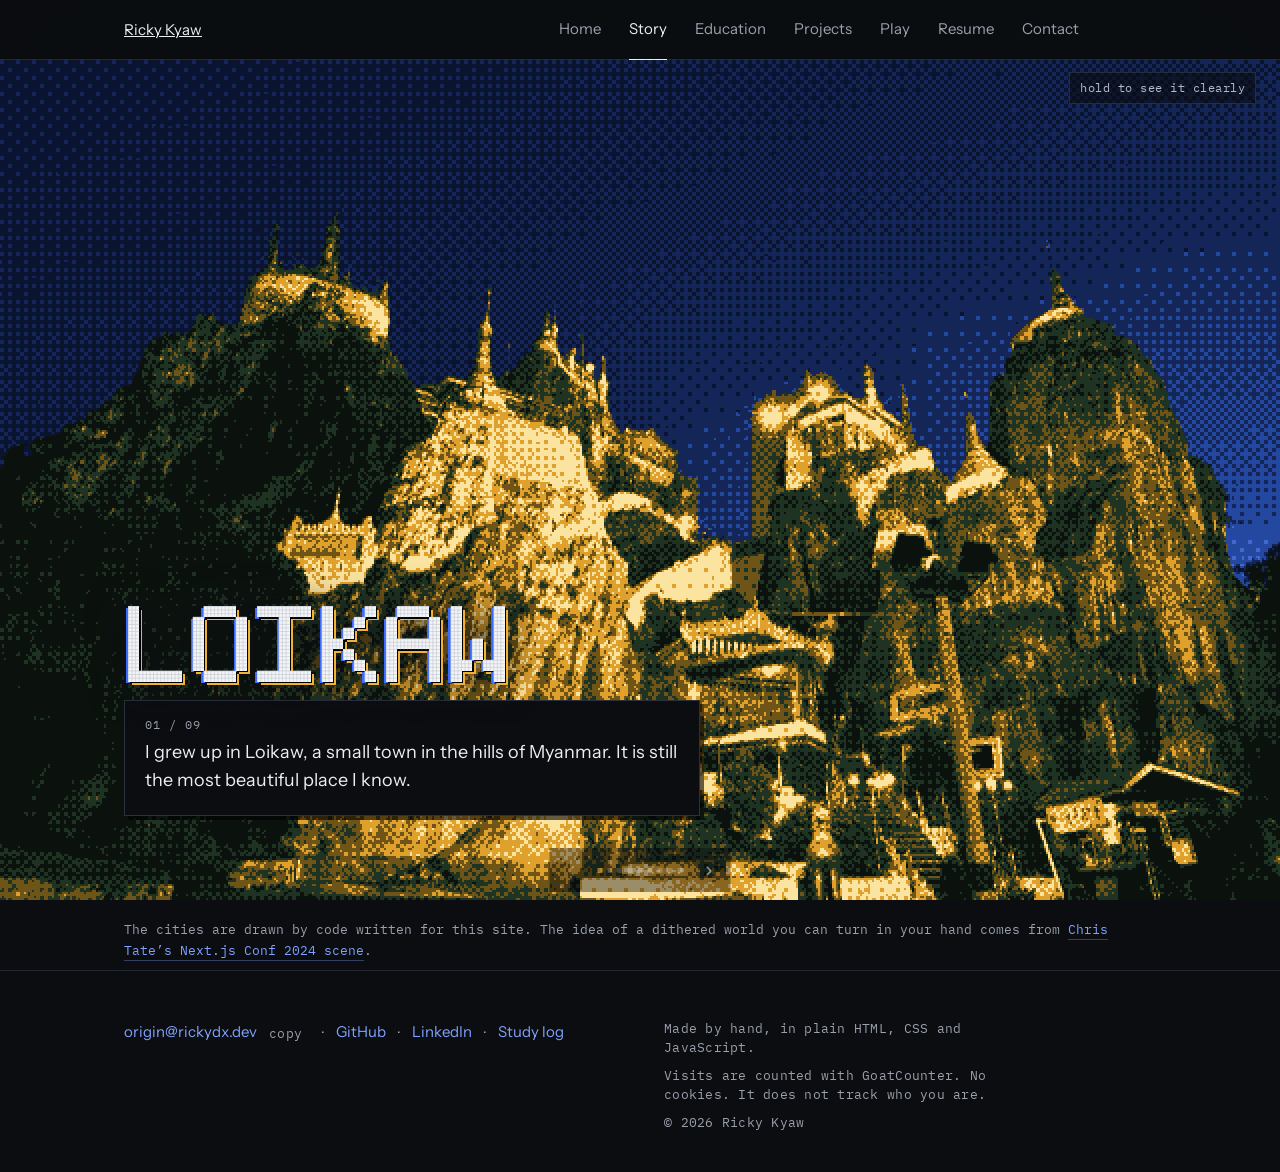
<file: story/index.html>
<!doctype html>
<html lang="en">
<head>
<meta charset="utf-8">
<meta name="viewport" content="width=device-width, initial-scale=1">
<title>Story — Ricky Kyaw</title>
<meta name="description" content="Loikaw, Yangon, London. Where Ricky Kyaw comes from, in nine slides.">
<link rel="canonical" href="https://rickydx.dev/story/">
<meta property="og:type" content="website">
<meta property="og:site_name" content="Ricky Kyaw">
<meta property="og:title" content="Story — Ricky Kyaw">
<meta property="og:description" content="Loikaw, Yangon, London. Where Ricky Kyaw comes from, in nine slides.">
<meta property="og:url" content="https://rickydx.dev/story/">
<meta property="og:image" content="https://rickydx.dev/assets/img/og.png">
<meta property="og:image:width" content="1200">
<meta property="og:image:height" content="630">
<meta property="og:image:alt" content="Ricky Kyaw. I write software and solve math problems. A random walk drawn on graph paper.">
<meta name="twitter:card" content="summary_large_image">
<meta name="twitter:title" content="Story — Ricky Kyaw">
<meta name="twitter:description" content="Loikaw, Yangon, London. Where Ricky Kyaw comes from, in nine slides.">
<meta name="twitter:image" content="https://rickydx.dev/assets/img/og.png">
<meta name="color-scheme" content="dark light">
<meta name="theme-color" content="#0B0D10">
<style>html{background:#0B0D10}</style>
<script>(function(){var t='dark';try{if(localStorage.getItem('theme')==='light'){t='light'}}catch(e){}try{var d=document.documentElement;d.setAttribute('data-theme',t);d.style.background=t==='dark'?'#0B0D10':'#FAFAF8';var m=document.querySelector('meta[name="theme-color"]');if(m){m.content=t==='dark'?'#0B0D10':'#FAFAF8'}if('noModule' in HTMLScriptElement.prototype){d.classList.add('js');setTimeout(function(){if(!d.classList.contains('js-ready')){d.classList.remove('js')}},3000)}}catch(e){}})();</script>
<link rel="preconnect" href="https://fonts.googleapis.com">
<link rel="preconnect" href="https://fonts.gstatic.com" crossorigin>
<link rel="stylesheet" href="https://fonts.googleapis.com/css2?family=IBM+Plex+Mono:wght@400;500&family=Instrument+Sans:wght@400;500;600&display=swap">
<link rel="stylesheet" href="/assets/css/site.css">
<link rel="icon" href="/favicon.ico" sizes="32x32">
<link rel="icon" href="/assets/img/favicon.svg" type="image/svg+xml">
<link rel="apple-touch-icon" href="/assets/img/apple-touch-icon.png">
<script type="module" src="/assets/js/main.js"></script>
<script data-goatcounter="https://rickydx.goatcounter.com/count"
        async src="//gc.zgo.at/count.js"></script>
</head>
<body data-page="story">
<a class="skip" href="#main">Skip to content</a>

<header class="site-header">
  <div class="container">
    <a class="brand hover-u" href="/"><span class="u">Ricky Kyaw</span></a>
    <button class="menu-btn" type="button" aria-expanded="false" aria-controls="site-nav"><span class="when-closed">Menu</span><span class="when-open">Close</span></button>
    <nav id="site-nav" class="site-nav" aria-label="Site">
      <div class="nav-tabs" data-nav>
        <ul role="list">
          <li><a class="hover-u" href="/"><span class="u">Home</span></a></li>
          <li><a class="hover-u" href="/story/" aria-current="page"><span class="u">Story</span></a></li>
          <li><a class="hover-u" href="/education/"><span class="u">Education</span></a></li>
          <li><a class="hover-u" href="/projects/"><span class="u">Projects</span></a></li>
          <li><a class="hover-u" href="/play/"><span class="u">Play</span></a></li>
          <li><a class="hover-u" href="/resume/"><span class="u">Resume</span></a></li>
          <li><a class="hover-u" href="/contact/"><span class="u">Contact</span></a></li>
        </ul>
        <span class="nav-rule" aria-hidden="true"></span>
      </div>
      <div class="nav-tail">
        <button class="theme-btn" type="button" data-theme-toggle><span class="when-light">Dark</span><span class="when-dark">Light</span></button>
        <a class="nav-work hover-u" href="/projects/"><span class="u">Just show me the work</span><span class="arrow" aria-hidden="true">→</span></a>
      </div>
    </nav>
  </div>
</header>
<div id="route-announcer" aria-live="polite" aria-atomic="true"></div>
<div id="status" role="status" aria-live="polite" class="visually-hidden"></div>

<main id="main" tabindex="-1" class="story" data-story>
  <h1 class="visually-hidden">My story</h1>
  <div class="deck" data-deck>
    <canvas class="deck-canvas" aria-hidden="true"></canvas>
      <div class="deck-slides">
        <section class="slide" id="slide-1" aria-label="Slide 1 of 9" data-tier="wall" data-wall="loikaw-gold" data-hold>
          <img class="slide-poster" src="/assets/img/story/slide-1.png" alt="" width="720" height="405" loading="lazy" decoding="async">
          <div class="slide-body">
            <h2 class="slide-title" data-pixel>Loikaw</h2>
            <div class="slide-plate">
              <p>I grew up in Loikaw, a small town in the hills of Myanmar. It is still the most beautiful place I know.</p>
            </div>
          </div>
        </section>
        <section class="slide" id="slide-2" aria-label="Slide 2 of 9" data-tier="3d" data-scene="yangon" data-mood="yangon-day" data-zoom="0.85" data-shift-y="0.06">
          <img class="slide-poster" src="/assets/img/story/slide-2.png" alt="" width="720" height="405" loading="lazy" decoding="async">
          <div class="slide-body">
            <h2 class="slide-title" data-pixel>Yangon</h2>
            <div class="slide-plate">
              <p>I moved to Yangon for school. I was class monitor. My report card never dropped below A*.</p>
            </div>
          </div>
        </section>
        <section class="slide" id="slide-3" aria-label="Slide 3 of 9" data-tier="wall" data-wall="loikaw-dusk">
          <img class="slide-poster" src="/assets/img/story/slide-3.png" alt="" width="720" height="405" loading="lazy" decoding="async">
          <div class="slide-body">
            <div class="slide-plate">
              <p>COVID sent me home to Loikaw. Then the coup came. My home state was one of the first places the fighting reached.</p>
            </div>
          </div>
        </section>
        <section class="slide" id="slide-4" aria-label="Slide 4 of 9" data-tier="wall" data-wall="loikaw-pale">
          <img class="slide-poster" src="/assets/img/story/slide-4.png" alt="" width="720" height="405" loading="lazy" decoding="async">
          <div class="slide-body">
            <h2 class="slide-title" data-pixel>2020–2022</h2>
            <div class="slide-plate">
              <p>On paper there is a gap between 2020 and 2022. COVID closed the schools, the coup closed the country, the war closed our door.</p>
              <p>I kept a notebook anyway.</p>
            </div>
          </div>
        </section>
        <section class="slide" id="slide-5" aria-label="Slide 5 of 9" data-tier="wall" data-wall="loikaw-leaving">
          <img class="slide-poster" src="/assets/img/story/slide-5.png" alt="" width="720" height="405" loading="lazy" decoding="async">
          <div class="slide-body">
            <div class="slide-plate">
              <p>When the fighting came closer we were told to leave.</p>
              <p>So we left.</p>
            </div>
          </div>
        </section>
        <section class="slide" id="slide-6" aria-label="Slide 6 of 9" data-tier="wall" data-wall="dawn">
          <img class="slide-poster" src="/assets/img/story/slide-6.png" alt="" width="720" height="405" loading="lazy" decoding="async">
          <div class="slide-body">
            <h2 class="slide-title" data-pixel>2022</h2>
            <div class="slide-plate">
              <p>I walked back into a classroom after two years without one. I sat my IGCSEs at ALSA International School, a school that no longer exists.</p>
              <p>I left with four A*s including Further Pure Maths, top of my school.</p>
            </div>
          </div>
        </section>
        <section class="slide" id="slide-7" aria-label="Slide 7 of 9" data-tier="wall" data-wall="sunrise">
          <img class="slide-poster" src="/assets/img/story/slide-7.png" alt="" width="720" height="405" loading="lazy" decoding="async">
          <div class="slide-body">
            <h2 class="slide-title" data-pixel>Acumen</h2>
            <div class="slide-plate">
              <p>At Acumen I did a full foundation year in five months while learning to speak English.</p>
              <p>I began English in February and finished the year by July, with A*s in Maths and Computer Science.</p>
            </div>
          </div>
        </section>
        <section class="slide" id="slide-8" aria-label="Slide 8 of 9" data-tier="3d" data-scene="london" data-mood="london-rain" data-zoom="0.85" data-shift-y="0.06">
          <img class="slide-poster" src="/assets/img/story/slide-8.png" alt="" width="720" height="405" loading="lazy" decoding="async">
          <div class="slide-body">
            <h2 class="slide-title" data-pixel>London 2024</h2>
            <div class="slide-plate">
              <p>I arrived in London in 2024, speaking English I had owned for less than a year.</p>
              <p>Now I lead the AWS Student Builder Group at Kingston, and I compete at ICPC this October.</p>
            </div>
          </div>
        </section>
        <section class="slide" id="slide-9" aria-label="Slide 9 of 9" data-tier="wall" data-wall="onward">
          <img class="slide-poster" src="/assets/img/story/slide-9.png" alt="" width="720" height="405" loading="lazy" decoding="async">
          <div class="slide-body">
            <div class="slide-plate">
              <p>Oxford is next. A master’s in Mathematics and Computational Finance. I have started from zero before and it worked. It will work again.</p>
              <p class="slide-links"><a class="hover-u" href="/projects/"><span class="u">See what I have built</span><span class="arrow" aria-hidden="true">→</span></a><a class="hover-u" href="/contact/"><span class="u">Get in touch</span><span class="arrow" aria-hidden="true">→</span></a></p>
            </div>
          </div>
        </section>
      </div>
    <div class="deck-tools">
      <button class="deck-tool" type="button" data-clear hidden aria-pressed="false">hold to see it clearly</button>
      <button class="deck-tool" type="button" data-look hidden aria-pressed="false">look around</button>
      <button class="deck-tool" type="button" data-rotate hidden>pause</button>
    </div>
    <nav class="deck-nav" aria-label="Slides">
      <button type="button" data-prev aria-label="Previous slide"><span aria-hidden="true">‹</span></button>
      <span class="deck-ticks" aria-hidden="true"></span>
      <button type="button" data-next aria-label="Next slide"><span aria-hidden="true">›</span></button>
    </nav>
  </div>
  <p class="story-credit label container">The cities are drawn by code written for this site. The idea of a dithered world you can turn in your hand comes from <a class="u u--rest" href="https://github.com/ctate/nextjs-conf-2024" target="_blank" rel="noopener">Chris Tate’s Next.js Conf 2024 scene</a>.</p>
</main>

<footer class="site-footer">
  <div class="container">
    <ul class="footer-links" role="list">
      <li><!--email_off--><a class="u" href="mailto:origin@rickydx.dev">origin@rickydx.dev</a><!--/email_off--><button class="copy-btn" type="button" data-copy="origin@rickydx.dev">copy</button></li>
      <li><span class="sep" aria-hidden="true">·</span><a class="u" href="https://github.com/ricky-kyaw" target="_blank" rel="noopener">GitHub</a></li>
      <li><span class="sep" aria-hidden="true">·</span><a class="u" href="https://www.linkedin.com/in/ricky-kyaw/" target="_blank" rel="noopener">LinkedIn</a></li>
      <li><span class="sep" aria-hidden="true">·</span><a class="u" href="/study-log/">Study log</a></li>
    </ul>
    <div class="footer-note label">
      <p>Made by hand, in plain HTML, CSS and JavaScript.</p>
      <p>Visits are counted with GoatCounter. No cookies. It does not track who you are.</p>
      <p>© <span class="num">2026</span> Ricky Kyaw</p>
    </div>
  </div>
</footer>
</body>
</html>
</file>
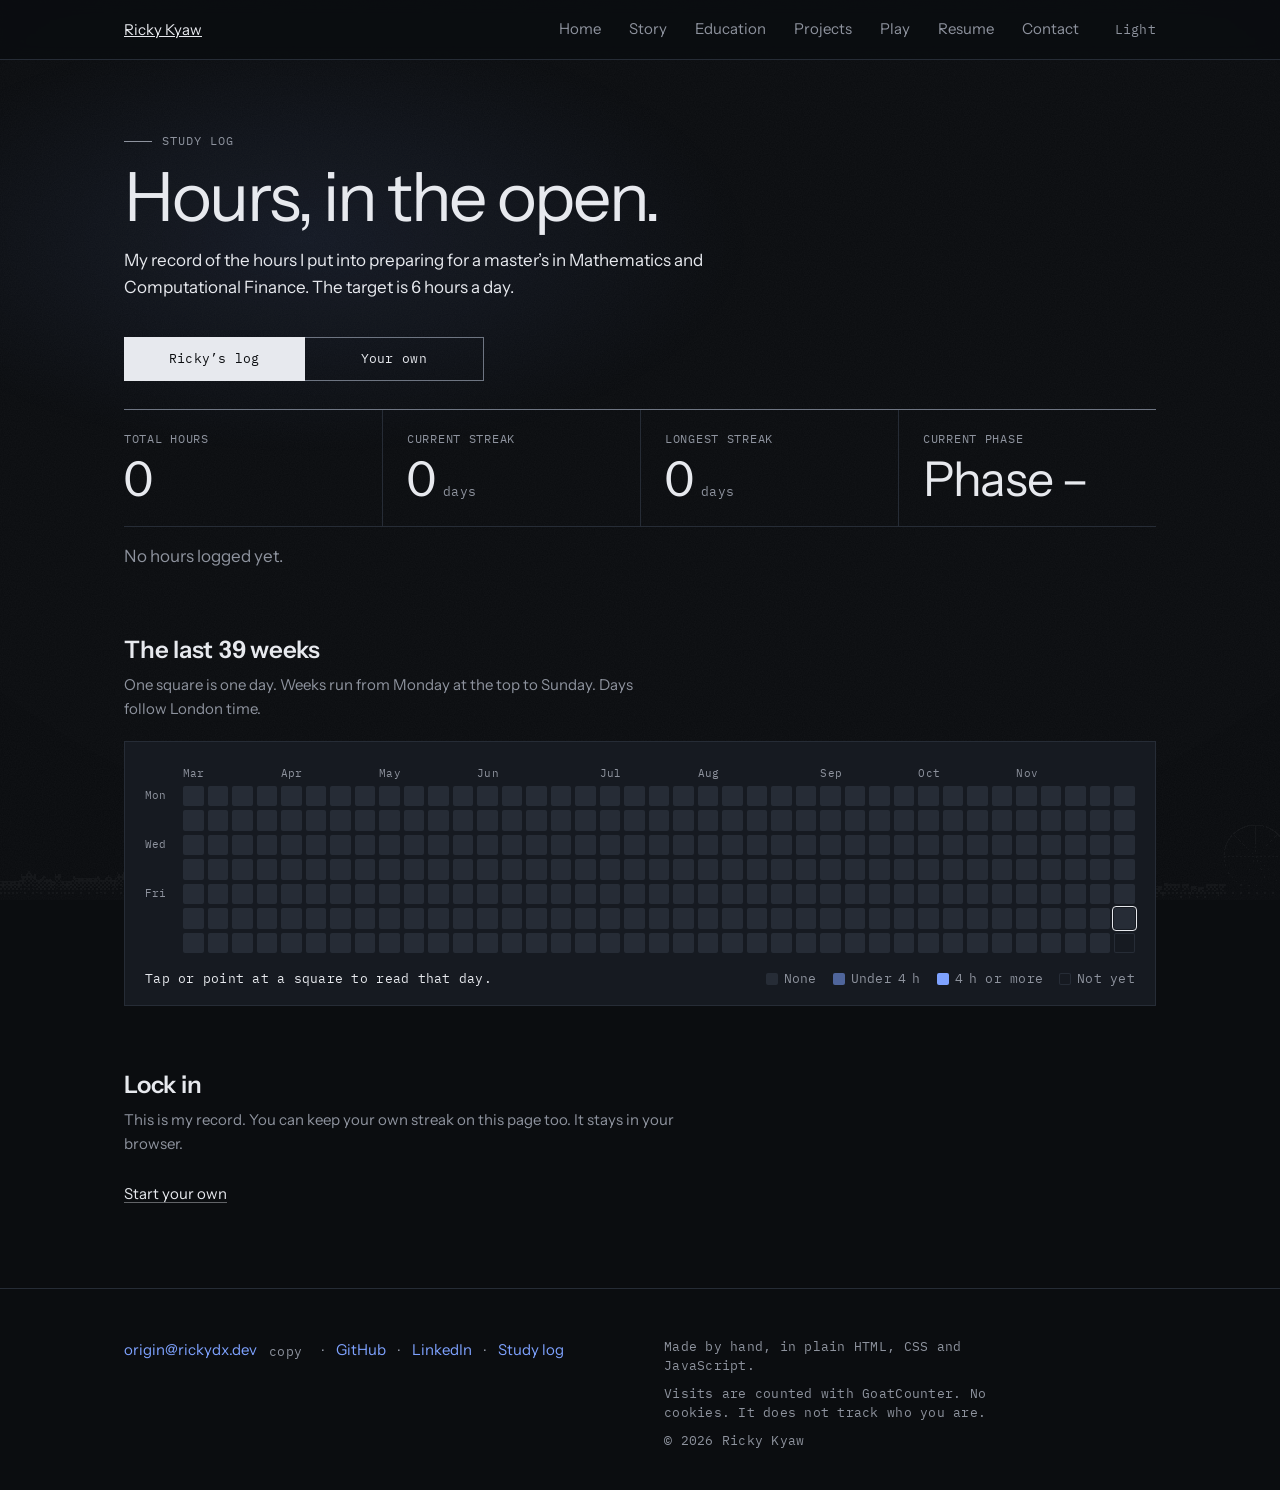
<file: study-log/index.html>
<!doctype html>
<html lang="en">
<head>
<meta charset="utf-8">
<meta name="viewport" content="width=device-width, initial-scale=1">
<title>Study Log — Ricky Kyaw</title>
<meta name="description" content="Ricky Kyaw's record of the hours put into preparing for a master's in Mathematics and Computational Finance.">
<link rel="canonical" href="https://rickydx.dev/study-log/">
<meta property="og:type" content="website">
<meta property="og:site_name" content="Ricky Kyaw">
<meta property="og:title" content="Study Log — Ricky Kyaw">
<meta property="og:description" content="Ricky Kyaw's record of the hours put into preparing for a master's in Mathematics and Computational Finance.">
<meta property="og:url" content="https://rickydx.dev/study-log/">
<meta property="og:image" content="https://rickydx.dev/assets/img/og.png">
<meta property="og:image:width" content="1200">
<meta property="og:image:height" content="630">
<meta property="og:image:alt" content="Ricky Kyaw. I write software and solve math problems. A random walk drawn on graph paper.">
<meta name="twitter:card" content="summary_large_image">
<meta name="twitter:title" content="Study Log — Ricky Kyaw">
<meta name="twitter:description" content="Ricky Kyaw's record of the hours put into preparing for a master's in Mathematics and Computational Finance.">
<meta name="twitter:image" content="https://rickydx.dev/assets/img/og.png">
<meta name="color-scheme" content="dark light">
<meta name="theme-color" content="#0B0D10">
<style>html{background:#0B0D10}</style>
<script>(function(){var t='dark';try{if(localStorage.getItem('theme')==='light'){t='light'}}catch(e){}try{var d=document.documentElement;d.setAttribute('data-theme',t);d.style.background=t==='dark'?'#0B0D10':'#FAFAF8';var m=document.querySelector('meta[name="theme-color"]');if(m){m.content=t==='dark'?'#0B0D10':'#FAFAF8'}if('noModule' in HTMLScriptElement.prototype){d.classList.add('js');setTimeout(function(){if(!d.classList.contains('js-ready')){d.classList.remove('js')}},3000)}}catch(e){}})();</script>
<link rel="preconnect" href="https://fonts.googleapis.com">
<link rel="preconnect" href="https://fonts.gstatic.com" crossorigin>
<link rel="stylesheet" href="https://fonts.googleapis.com/css2?family=IBM+Plex+Mono:wght@400;500&family=Instrument+Sans:wght@400;500;600&display=swap">
<link rel="stylesheet" href="/assets/css/site.css">
<link rel="stylesheet" href="/assets/css/study-log.css">
<link rel="icon" href="/favicon.ico" sizes="32x32">
<link rel="icon" href="/assets/img/favicon.svg" type="image/svg+xml">
<link rel="apple-touch-icon" href="/assets/img/apple-touch-icon.png">
<script type="module" src="/assets/js/main.js"></script>
<script data-goatcounter="https://rickydx.goatcounter.com/count"
        async src="//gc.zgo.at/count.js"></script>
</head>
<body data-page="study-log">
<a class="skip" href="#main">Skip to content</a>

<header class="site-header">
  <div class="container">
    <a class="brand hover-u" href="/"><span class="u">Ricky Kyaw</span></a>
    <button class="menu-btn" type="button" aria-expanded="false" aria-controls="site-nav"><span class="when-closed">Menu</span><span class="when-open">Close</span></button>
    <nav id="site-nav" class="site-nav" aria-label="Site">
      <div class="nav-tabs" data-nav>
        <ul role="list">
          <li><a class="hover-u" href="/"><span class="u">Home</span></a></li>
          <li><a class="hover-u" href="/story/"><span class="u">Story</span></a></li>
          <li><a class="hover-u" href="/education/"><span class="u">Education</span></a></li>
          <li><a class="hover-u" href="/projects/"><span class="u">Projects</span></a></li>
          <li><a class="hover-u" href="/play/"><span class="u">Play</span></a></li>
          <li><a class="hover-u" href="/resume/"><span class="u">Resume</span></a></li>
          <li><a class="hover-u" href="/contact/"><span class="u">Contact</span></a></li>
        </ul>
        <span class="nav-rule" aria-hidden="true"></span>
      </div>
      <div class="nav-tail">
        <button class="theme-btn" type="button" data-theme-toggle><span class="when-light">Dark</span><span class="when-dark">Light</span></button>
        <a class="nav-work hover-u" href="/projects/"><span class="u">Just show me the work</span><span class="arrow" aria-hidden="true">→</span></a>
      </div>
    </nav>
  </div>
</header>
<div id="route-announcer" aria-live="polite" aria-atomic="true"></div>
<div id="status" role="status" aria-live="polite" class="visually-hidden"></div>


<main id="main" tabindex="-1" class="page study-log" data-study-log>
  <div class="container">
    <div class="page-head">
      <p class="eyebrow" data-reveal>Study log</p>
      <h1 data-reveal>Hours, in the open.</h1>
      <p class="page-intro" data-reveal data-reveal-delay="80">My record of the hours I put into preparing for a master&rsquo;s in Mathematics and Computational Finance. The target is <span class="num">6</span> hours a day.</p>
    </div>

    <p class="sl-wait" data-sl-status role="status" aria-live="polite">This page needs JavaScript to show the log.</p>

    <div class="sl-body" data-sl-body hidden>
      <p class="sl-banner" data-sl-banner role="alert" hidden></p>
      <p class="sl-private label" data-sl-private hidden>Private view. Only this browser shows it. <button type="button" class="linklike" data-sl-private-off>Turn it off</button></p>

      <div class="sl-toggle" role="group" aria-label="Whose log to show">
        <button type="button" data-sl-view="ricky" aria-pressed="true">Ricky&rsquo;s log</button>
        <button type="button" data-sl-view="own" aria-pressed="false">Your own</button>
      </div>

      <section aria-labelledby="sl-totals-title">
        <h2 class="visually-hidden" id="sl-totals-title">Totals</h2>
        <dl class="sl-stats">
          <div><dt>Total hours</dt><dd><span class="num" data-sl-total>0</span></dd></div>
          <div><dt>Current streak</dt><dd><span class="num" data-sl-current>0</span> <span class="sl-unit" data-sl-current-unit>days</span></dd></div>
          <div><dt>Longest streak</dt><dd><span class="num" data-sl-longest>0</span> <span class="sl-unit" data-sl-longest-unit>days</span></dd></div>
          <div><dt>Current phase</dt><dd><span class="num" data-sl-phase>Phase –</span></dd></div>
        </dl>
        <p class="sl-line" data-sl-line role="status" aria-live="polite"></p>
        <p class="sl-overlay label" data-sl-overlay hidden></p>
      </section>

      <section class="section" aria-labelledby="sl-heat-title">
        <h2 id="sl-heat-title">The last <span class="num">39</span> weeks</h2>
        <p>One square is one day. Weeks run from Monday at the top to Sunday. Days follow London time.</p>
        <div class="sl-heat">
          <div class="sl-scroll" data-sl-scroll tabindex="0" role="group" aria-label="Hours for each day of the last 39 weeks">
            <div class="sl-grid" data-sl-grid></div>
          </div>
          <div class="sl-foot">
            <p class="sl-readout label num" data-sl-readout>Tap or point at a square to read that day.</p>
            <ul class="sl-legend label" role="list" aria-label="What the colours mean">
              <li><span class="sl-cell is-l0" aria-hidden="true"></span>None</li>
              <li><span class="sl-cell is-l1" aria-hidden="true"></span>Under <span class="num">4</span> h</li>
              <li><span class="sl-cell is-l2" aria-hidden="true"></span><span class="num">4</span> h or more</li>
              <li><span class="sl-cell is-future" aria-hidden="true"></span>Not yet</li>
            </ul>
          </div>
        </div>
        <div class="visually-hidden">
          <h3>The last 14 days, newest first</h3>
          <ul data-sl-recent></ul>
        </div>
      </section>

      <section class="section sl-lock" aria-labelledby="sl-lock-title">
        <h2 id="sl-lock-title">Lock in</h2>
        <p data-sl-lock-text></p>
        <p class="sl-actions">
          <button type="button" class="sl-btn" data-sl-open>Lock in today</button>
          <button type="button" class="linklike" data-sl-to-own hidden>Start your own</button>
        </p>

        <form class="sl-form" data-sl-form novalidate autocomplete="off" hidden>
          <div class="sl-field">
            <label for="sl-hours">Hours studied today</label>
            <input id="sl-hours" data-sl-hours type="number" inputmode="decimal" min="0" max="12" step="0.5" required aria-describedby="sl-hours-hint sl-error">
            <span class="sl-hint label" id="sl-hours-hint">From 0 to 12, in steps of 0.5.</span>
          </div>
          <div class="sl-field">
            <label for="sl-phase">Current phase</label>
            <select id="sl-phase" data-sl-phase-in>
              <option value="1">Phase 1</option>
              <option value="2">Phase 2</option>
              <option value="3">Phase 3</option>
              <option value="4">Phase 4</option>
            </select>
          </div>
          <p class="sl-error" id="sl-error" data-sl-error role="alert"></p>
          <p class="sl-actions">
            <button type="submit" class="sl-btn">Save today</button>
            <button type="button" class="linklike" data-sl-cancel>Cancel</button>
          </p>
        </form>

        <div class="sl-result" data-sl-result tabindex="-1" hidden>
          <p data-sl-result-text></p>
          <div class="sl-json">
            <code class="num" data-sl-json></code>
            <button type="button" class="linklike" data-sl-copy>Copy</button>
          </div>
          <p class="sl-copy-note label" data-sl-copy-note role="status" aria-live="polite"></p>
        </div>

        <p class="sl-clear">
          <button type="button" class="linklike" data-sl-clear hidden>Clear my entries</button>
          <span data-sl-clear-ask role="group" aria-label="Clear every entry saved in this browser?" hidden>Clear every entry saved in this browser? <button type="button" class="linklike" data-sl-clear-yes>Yes, clear them</button> <button type="button" class="linklike" data-sl-clear-no>Keep them</button></span>
        </p>
      </section>
    </div>
  </div>
</main>

<footer class="site-footer">
  <div class="container">
    <ul class="footer-links" role="list">
      <li><!--email_off--><a class="u" href="mailto:origin@rickydx.dev">origin@rickydx.dev</a><!--/email_off--><button class="copy-btn" type="button" data-copy="origin@rickydx.dev">copy</button></li>
      <li><span class="sep" aria-hidden="true">·</span><a class="u" href="https://github.com/ricky-kyaw" target="_blank" rel="noopener">GitHub</a></li>
      <li><span class="sep" aria-hidden="true">·</span><a class="u" href="https://www.linkedin.com/in/ricky-kyaw/" target="_blank" rel="noopener">LinkedIn</a></li>
      <li><span class="sep" aria-hidden="true">·</span><a class="u" href="/study-log/">Study log</a></li>
    </ul>
    <div class="footer-note label">
      <p>Made by hand, in plain HTML, CSS and JavaScript.</p>
      <p>Visits are counted with GoatCounter. No cookies. It does not track who you are.</p>
      <p>© <span class="num">2026</span> Ricky Kyaw</p>
    </div>
  </div>
</footer>
</body>
</html>
</file>
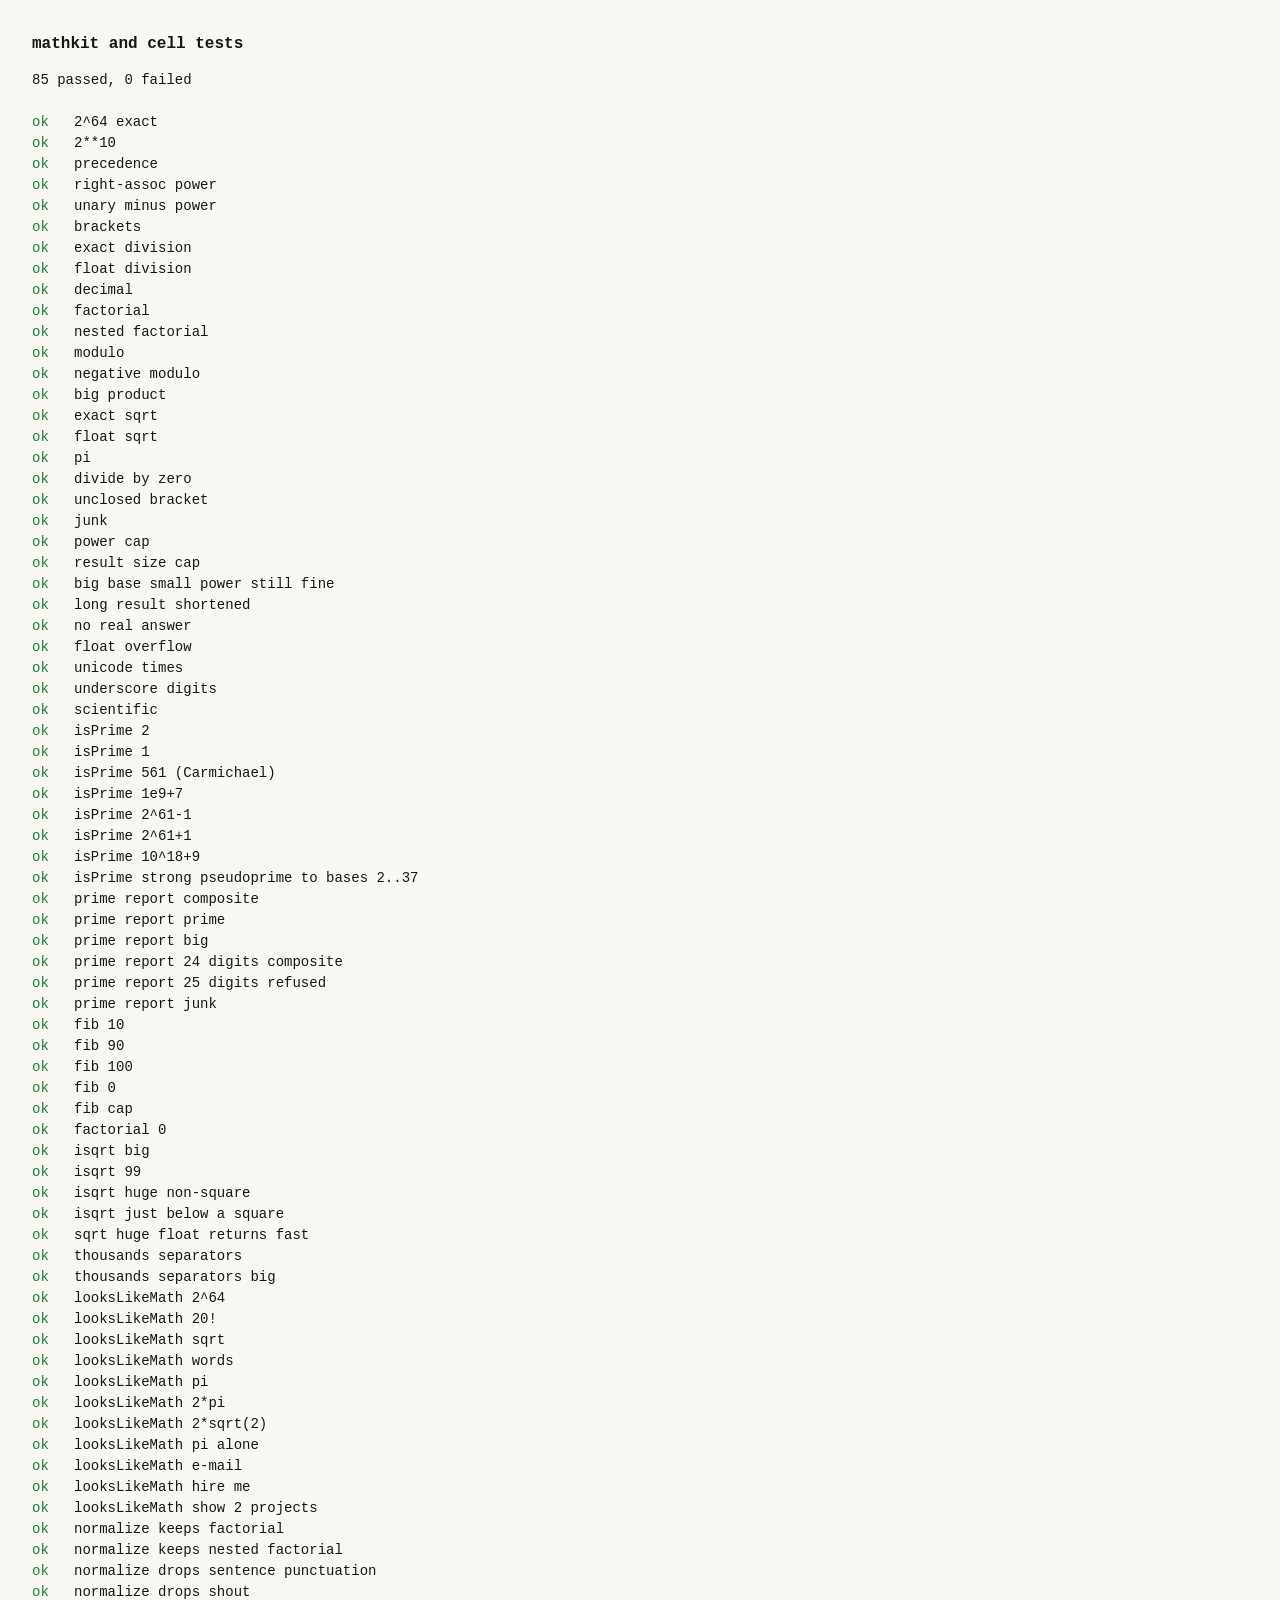
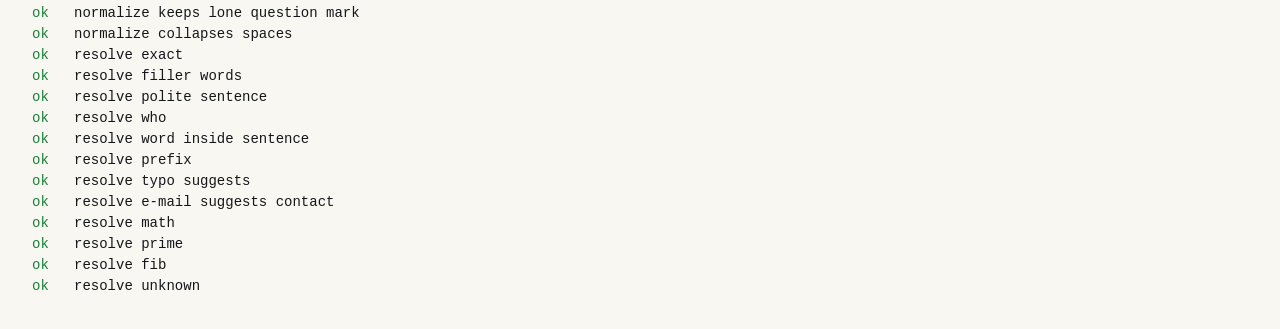
<file: tests/index.html>
<!doctype html>
<html lang="en">
<head>
<meta charset="utf-8">
<title>Tests</title>
<meta name="robots" content="noindex">
<style>
  body { font: 14px/1.5 ui-monospace, Menlo, Consolas, monospace; margin: 2rem; color: #14161A; background: #F8F7F2; }
  .ok { color: #1a7f37; } .bad { color: #b42318; } h1 { font-size: 1rem; }
</style>
</head>
<body>
<h1>mathkit and cell tests</h1>
<pre id="out">running…</pre>
<script type="module">
  import { evaluate, isPrime, primeReport, fibReport, factorial, isqrt, looksLikeMath } from '../assets/js/mathkit.js';
  import { normalize, resolve } from '../assets/js/cell.js';
  const results = [];
  let pass = 0, fail = 0;
  function eq(name, got, want) {
    const ok = got === want;
    ok ? pass++ : fail++;
    results.push(`${ok ? '<span class=ok>ok  </span>' : '<span class=bad>FAIL</span>'} ${name}${ok ? '' : `\n     got:  ${got}\n     want: ${want}`}`);
  }
  const ev = (s) => evaluate(s).text;
  const ISQRT_10_61 = 3162277660168379331998893544432n;

  // ---- arithmetic ----
  eq('2^64 exact', ev('2^64'), '18,446,744,073,709,551,616');
  eq('2**10', ev('2**10'), '1024');
  eq('precedence', ev('2+3*4'), '14');
  eq('right-assoc power', ev('2^3^2'), '512');
  eq('unary minus power', ev('-2^2'), '-4');
  eq('brackets', ev('(2+3)*4'), '20');
  eq('exact division', ev('84/12'), '7');
  eq('float division', ev('1/3'), '0.333333333333');
  eq('decimal', ev('0.1+0.2'), '0.3');
  eq('factorial', ev('20!'), '2,432,902,008,176,640,000');
  eq('nested factorial', ev('(3!)!'), '720');
  eq('modulo', ev('17 % 5'), '2');
  eq('negative modulo', ev('-7 % 3'), '2');
  eq('big product', ev('123456789 * 987654321'), '121,932,631,112,635,269');
  eq('exact sqrt', ev('sqrt(144)'), '12');
  eq('float sqrt', ev('sqrt(2)'), '1.41421356237');
  eq('pi', ev('2*pi'), '6.28318530718');
  eq('divide by zero', ev('1/0'), 'You cannot divide by zero.');
  eq('unclosed bracket', ev('(1+2'), 'A bracket was not closed.');
  eq('junk', ev('2 +'), 'The sum ended early.');
  eq('power cap', ev('2^5000'), 'Powers above 4096 are too big to print here.');
  eq('result size cap', ev('(2^4000)^4000'), 'That result would have too many digits to print here.');
  eq('big base small power still fine', ev('(2^4000)^2').includes('(2409 digits)'), true);
  eq('long result shortened', ev('2^1000').includes('(302 digits)'), true);
  eq('no real answer', ev('sqrt(-4)'), 'There is no real answer to that.');
  eq('float overflow', ev('10.5^400'), 'That number is too big to work out here.');
  eq('unicode times', ev('6 × 7'), '42');
  eq('underscore digits', ev('1_000_000 + 1'), '1,000,001');
  eq('scientific', ev('1e3 + 1'), '1001');

  // ---- primes ----
  eq('isPrime 2', isPrime(2n), true);
  eq('isPrime 1', isPrime(1n), false);
  eq('isPrime 561 (Carmichael)', isPrime(561n), false);
  eq('isPrime 1e9+7', isPrime(1000000007n), true);
  eq('isPrime 2^61-1', isPrime(2305843009213693951n), true);
  eq('isPrime 2^61+1', isPrime(2305843009213693953n), false);
  eq('isPrime 10^18+9', isPrime(1000000000000000009n), true);
  eq('isPrime strong pseudoprime to bases 2..37', isPrime(318665857834031151167461n), false);
  eq('prime report composite', primeReport('91'), '91 is not prime. It divides by 7: 7 × 13.');
  eq('prime report prime', primeReport('97'), '97 is prime.');
  eq('prime report big', primeReport('1000000007'), '1,000,000,007 is prime.');
  eq('prime report 24 digits composite', primeReport('318665857834031151167461'), '318,665,857,834,031,151,167,461 is not prime, but all of its factors are above a million.');
  eq('prime report 25 digits refused', primeReport('1000000000000000000000000'), 'I can check numbers up to 24 digits exactly. That one is longer.');
  eq('prime report junk', primeReport('abc'), 'Give me a whole number, like: prime 1000000007');

  // ---- fibonacci ----
  eq('fib 10', fibReport('10'), 'fib(10) = 55');
  eq('fib 90', fibReport('90'), 'fib(90) = 2,880,067,194,370,816,120');
  eq('fib 100', fibReport('100'), 'fib(100) = 354,224,848,179,261,915,075');
  eq('fib 0', fibReport('0'), 'fib(0) = 0');
  eq('fib cap', fibReport('99999').startsWith('I stop at fib'), true);

  eq('factorial 0', factorial(0n), 1n);
  eq('isqrt big', isqrt(10n ** 40n), 10n ** 20n);
  eq('isqrt 99', isqrt(99n), 9n);
  eq('isqrt huge non-square', isqrt(10n ** 61n), ISQRT_10_61);
  eq('isqrt just below a square', isqrt(10n ** 40n - 1n), 10n ** 20n - 1n);
  eq('sqrt huge float returns fast', ev('sqrt(10^61)').startsWith('3.16227766017e'), true);
  eq('thousands separators', ev('1,000 + 1'), '1001');
  eq('thousands separators big', ev('18,446,744,073,709,551,616 - 1'), '18,446,744,073,709,551,615');

  // ---- what counts as math ----
  eq('looksLikeMath 2^64', looksLikeMath('2^64'), true);
  eq('looksLikeMath 20!', looksLikeMath('20!'), true);
  eq('looksLikeMath sqrt', looksLikeMath('sqrt(2)'), true);
  eq('looksLikeMath words', looksLikeMath('show projects'), false);
  eq('looksLikeMath pi', looksLikeMath('pi*2'), true);
  eq('looksLikeMath 2*pi', looksLikeMath('2*pi'), true);
  eq('looksLikeMath 2*sqrt(2)', looksLikeMath('2*sqrt(2)'), true);
  eq('looksLikeMath pi alone', looksLikeMath('pi'), true);
  eq('looksLikeMath e-mail', looksLikeMath('e-mail'), false);
  eq('looksLikeMath hire me', looksLikeMath('hire me'), false);
  eq('looksLikeMath show 2 projects', looksLikeMath('show 2 projects'), false);

  // ---- the cell's normalizer (what you type before it is understood) ----
  eq('normalize keeps factorial', normalize('20!'), '20!');
  eq('normalize keeps nested factorial', normalize('(3!)!'), '(3!)!');
  eq('normalize drops sentence punctuation', normalize('Show projects.'), 'show projects');
  eq('normalize drops shout', normalize('hello!'), 'hello');
  eq('normalize keeps lone question mark', normalize('?'), '?');
  eq('normalize collapses spaces', normalize('  show   me  the work '), 'show me the work');

  // ---- the cell's dispatcher (what a typed line means) ----
  eq('resolve exact', resolve('show projects').cmd.name, 'show projects');
  eq('resolve filler words', resolve('show me the projects please').cmd.name, 'show projects');
  eq('resolve polite sentence', resolve('can you show your resume now').cmd.name, 'show resume');
  eq('resolve who', resolve('who are you').cmd.name, 'show story');
  eq('resolve word inside sentence', resolve('how fast can you build').cmd.name, 'show apps');
  eq('resolve prefix', resolve('proj').cmd.name, 'show projects');
  eq('resolve typo suggests', resolve('projcts').out[1].cmd, 'show projects');
  eq('resolve e-mail suggests contact', resolve('e-mail').out[1].cmd, 'contact');
  eq('resolve math', resolve('2^10').out[0].s, '1024');
  eq('resolve prime', resolve('is 97 prime').out[0].s, '97 is prime.');
  eq('resolve fib', resolve('fib(10)').out[0].s, 'fib(10) = 55');
  eq('resolve unknown', resolve('purple monkey dishwasher').out[1].cmd, 'help');

  document.getElementById('out').innerHTML = `${pass} passed, ${fail} failed\n\n` + results.join('\n');
  document.title = fail ? `FAIL ${fail}` : `ok ${pass}`;
</script>
</body>
</html>
</file>
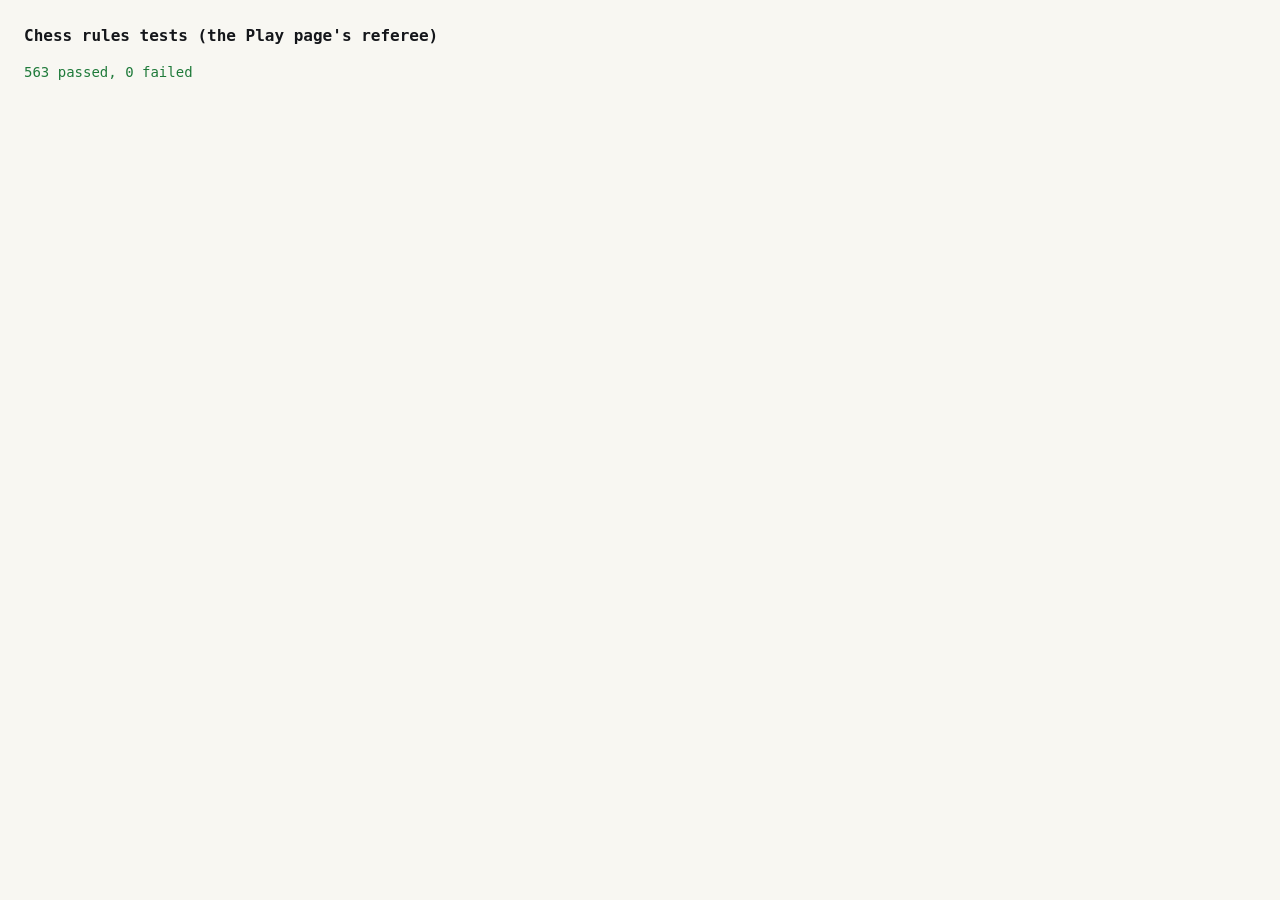
<file: tests/rules.html>
<!doctype html>
<html lang="en">
<head>
<meta charset="utf-8">
<title>running…</title>
<meta name="robots" content="noindex">
<style>
  body { font: 14px/1.5 ui-monospace, Menlo, Consolas, monospace; margin: 1.5rem; color: #14161A; background: #F8F7F2; }
  .bad { color: #B42318; } .ok { color: #1F7A3A; }
</style>
</head>
<body>
<h1 style="font-size:1rem">Chess rules tests (the Play page's referee)</h1>
<pre id="log"></pre>
<script type="module">
  // Counts positions to a fixed depth ("perft") and compares with the published numbers,
  // and with every position of the engine's own test suite (counted by python-chess).
  import { fromFen, toFen, legalMoves, makeMove, perft, toSan, parseMove, gameState, repetitionKey, START_FEN } from '../assets/js/play/rules.js';

  const log = document.getElementById('log');
  let pass = 0, fail = 0;
  const say = (ok, text) => { (ok ? pass++ : fail++); if (!ok) log.insertAdjacentHTML('beforeend', `<span class="bad">FAIL ${text}</span>\n`); };
  const eq = (got, want, text) => say(JSON.stringify(got) === JSON.stringify(want), `${text}: got ${JSON.stringify(got)}, want ${JSON.stringify(want)}`);

  const PERFT = [
    [START_FEN, [20, 400, 8902, 197281]],
    ['r3k2r/p1ppqpb1/bn2pnp1/3PN3/1p2P3/2N2Q1p/PPPBBPPP/R3K2R w KQkq - 0 1', [48, 2039, 97862]],
    ['8/2p5/3p4/KP5r/1R3p1k/8/4P1P1/8 w - - 0 1', [14, 191, 2812, 43238]],
    ['r3k2r/Pppp1ppp/1b3nbN/nP6/BBP1P3/q4N2/Pp1P2PP/R2Q1RK1 w kq - 0 1', [6, 264, 9467]],
    ['rnbq1k1r/pp1Pbppp/2p5/8/2B5/8/PPP1NnPP/RNBQK2R w KQ - 1 8', [44, 1486, 62379]],
    ['r4rk1/1pp1qppp/p1np1n2/2b1p1B1/2B1P1b1/P1NP1N2/1PP1QPPP/R4RK1 w - - 0 10', [46, 2079, 89890]],
  ];
  for (const [fen, counts] of PERFT) counts.forEach((want, i) => eq(perft(fromFen(fen), i + 1), want, `perft ${i + 1} of ${fen}`));

  const suite = await (await fetch('../engine-port/tests/suite.json')).json();
  for (const p of suite) {
    const pos = fromFen(p.fen);
    eq(toFen(pos).split(' ').slice(0, 4).join(' '), p.fen.split(' ').slice(0, 4).join(' '), `FEN round trip #${p.id}`);
    eq(perft(pos, 1), p.perft1, `suite #${p.id} perft 1`);
    eq(perft(pos, 2), p.perft2, `suite #${p.id} perft 2`);
    if (p.perft3 < 60000) eq(perft(pos, 3), p.perft3, `suite #${p.id} perft 3`);
    eq(gameState(pos).check, p.in_check, `suite #${p.id} check`);
  }

  // notation
  const play = (fen, sans) => { let pos = fromFen(fen); const out = []; for (const s of sans) { const m = parseMove(pos, s); if (!m) { out.push('?' + s); break; } out.push(toSan(pos, m)); pos = makeMove(pos, m); } return { pos, out }; };
  eq(play(START_FEN, ['e4', 'e5', 'Nf3', 'Nc6', 'Bb5', 'a6', 'Ba4', 'Nf6', 'O-O', 'Be7']).out, ['e4', 'e5', 'Nf3', 'Nc6', 'Bb5', 'a6', 'Ba4', 'Nf6', 'O-O', 'Be7'], 'Ruy Lopez in SAN');
  eq(play(START_FEN, ['f3', 'e5', 'g4', 'Qh4']).out, ['f3', 'e5', 'g4', 'Qh4#'], "fool's mate");
  eq(gameState(play(START_FEN, ['f3', 'e5', 'g4', 'Qh4']).pos).reason, 'checkmate', "fool's mate ends the game");
  eq(play('r3k2r/8/8/8/8/8/8/R3K2R w KQkq - 0 1', ['0-0-0', 'o-o']).out, ['O-O-O', 'O-O'], 'castling typed loosely');
  eq(play('8/P7/8/8/8/8/8/k6K w - - 0 1', ['a8=R']).out, ['a8=R+'], 'promotion with check');
  eq(play('8/P7/8/8/8/8/8/k6K w - - 0 1', ['a7a8q']).out, ['a8=Q+'], 'promotion typed as e7e8q');
  eq(play('4k3/8/8/3pP3/8/8/8/4K3 w - d6 0 1', ['exd6']).out, ['exd6'], 'en passant');
  eq(play('k7/8/8/8/8/8/8/1N1N3K w - - 0 1', ['Nbc3']).out, ['Nbc3'], 'two knights, file tells them apart');
  eq(play('k7/8/8/1N6/8/8/8/1N5K w - - 0 1', ['N1c3']).out, ['N1c3'], 'two knights, rank tells them apart');
  eq(play('4k3/8/8/8/8/2p5/1P1B4/4K3 w - - 0 1', ['bc3']).out, ['bxc3'], 'bc3 typed exactly is the pawn capture, not the bishop');
  eq(parseMove(fromFen(START_FEN), 'Ke2'), null, 'an illegal move is refused');
  eq(parseMove(fromFen(START_FEN), 'nf3') && toSan(fromFen(START_FEN), parseMove(fromFen(START_FEN), 'nf3')), 'Nf3', 'lower-case knight move');
  eq(parseMove(fromFen('rnbqkbnr/pppp1ppp/8/4p3/2B1P3/8/PPPP1PPP/RNBQK1NR b KQkq - 1 2'), 'bc5') && toSan(fromFen('rnbqkbnr/pppp1ppp/8/4p3/2B1P3/8/PPPP1PPP/RNBQK1NR b KQkq - 1 2'), parseMove(fromFen('rnbqkbnr/pppp1ppp/8/4p3/2B1P3/8/PPPP1PPP/RNBQK1NR b KQkq - 1 2'), 'bc5')), 'Bc5', 'lower-case bishop move when no pawn can go there');

  // capitals are taken at their word: "Bxc3" is a bishop move or nothing (here the bishop is blocked by its own pawn)
  eq(parseMove(fromFen('4k3/8/8/8/8/2n5/1P6/B3K3 w - - 0 1'), 'Bxc3'), null, 'Bxc3 never turns into the pawn capture bxc3');
  eq(play('4k3/8/8/8/8/2n5/1P6/B3K3 w - - 0 1', ['bxc3']).out, ['bxc3'], 'bxc3 is still the pawn capture');
  // an en passant square that makes no sense is dropped, so it cannot invent a capture
  eq(toFen(fromFen('4k3/8/4N3/3P4/8/8/8/4K3 w - e6 0 1')).split(' ')[3], '-', 'en passant square with a piece standing on it is dropped');
  eq(toFen(fromFen('4k3/8/8/3P4/8/8/8/4K3 w - e6 0 1')).split(' ')[3], '-', 'en passant square with no pawn in front of it is dropped');
  eq(toFen(fromFen('4k3/8/8/3Pp3/8/8/8/4K3 w - e6 0 1')).split(' ')[3], 'e6', 'a real en passant square is kept');
  for (const bad of ['P3k3/8/8/8/8/8/8/4K3 w - - 0 1', '4k3/8/8/8/8/8/8/p3K3 b - - 0 1']) {
    let threw = false; try { fromFen(bad); } catch (e) { threw = true; }
    say(threw, `a pawn on the first or last rank must be refused: "${bad}"`);
  }

  // the end of the game
  eq(gameState(fromFen('7k/5Q2/6K1/8/8/8/8/8 b - - 0 1')).reason, 'stalemate', 'stalemate');
  eq(gameState(fromFen('7k/8/8/8/8/8/8/K1B5 w - - 0 1')).reason, 'not enough pieces to mate', 'king and bishop');
  eq(gameState(fromFen('7k/8/8/8/8/8/8/K1BB4 w - - 0 1')).over, false, 'two bishops on different colours can mate');
  eq(gameState(fromFen('7k/8/8/8/8/8/8/K1B1B3 w - - 0 1')).reason, 'not enough pieces to mate', 'two bishops on one colour');
  eq(gameState(fromFen('7k/8/8/8/8/8/8/K1N5 w - - 99 80')).over, true, 'lone knight');
  eq(gameState(fromFen('4k3/8/8/8/8/8/R7/4K3 w - - 100 90')).reason, 'fifty moves without a capture or pawn move', 'fifty moves');
  {
    let pos = fromFen(START_FEN); const seen = [];
    for (const s of ['Nf3', 'Nf6', 'Ng1', 'Ng8', 'Nf3', 'Nf6', 'Ng1', 'Ng8']) { seen.push(repetitionKey(pos)); pos = makeMove(pos, parseMove(pos, s)); }
    eq(gameState(pos, seen).reason, 'the same position three times', 'threefold repetition');
  }
  for (const bad of ['', 'hello', '8/8/8/8/8/8/8/8 w - - 0 1', 'rnbqkbnr/pppppppp/8/8/8/8/PPPPPPPP/RNBQKBNR x KQkq - 0 1', 'k6R/8/8/8/8/8/8/K7 w - - 0 1']) {
    let threw = false; try { fromFen(bad); } catch (e) { threw = true; }
    say(threw, `a bad FEN must be refused: "${bad}"`);
  }

  log.insertAdjacentHTML('beforeend', `<span class="${fail ? 'bad' : 'ok'}">${pass} passed, ${fail} failed</span>\n`);
  document.title = fail ? `FAILED ${fail}` : `ok ${pass}`;
</script>
</body>
</html>
</file>
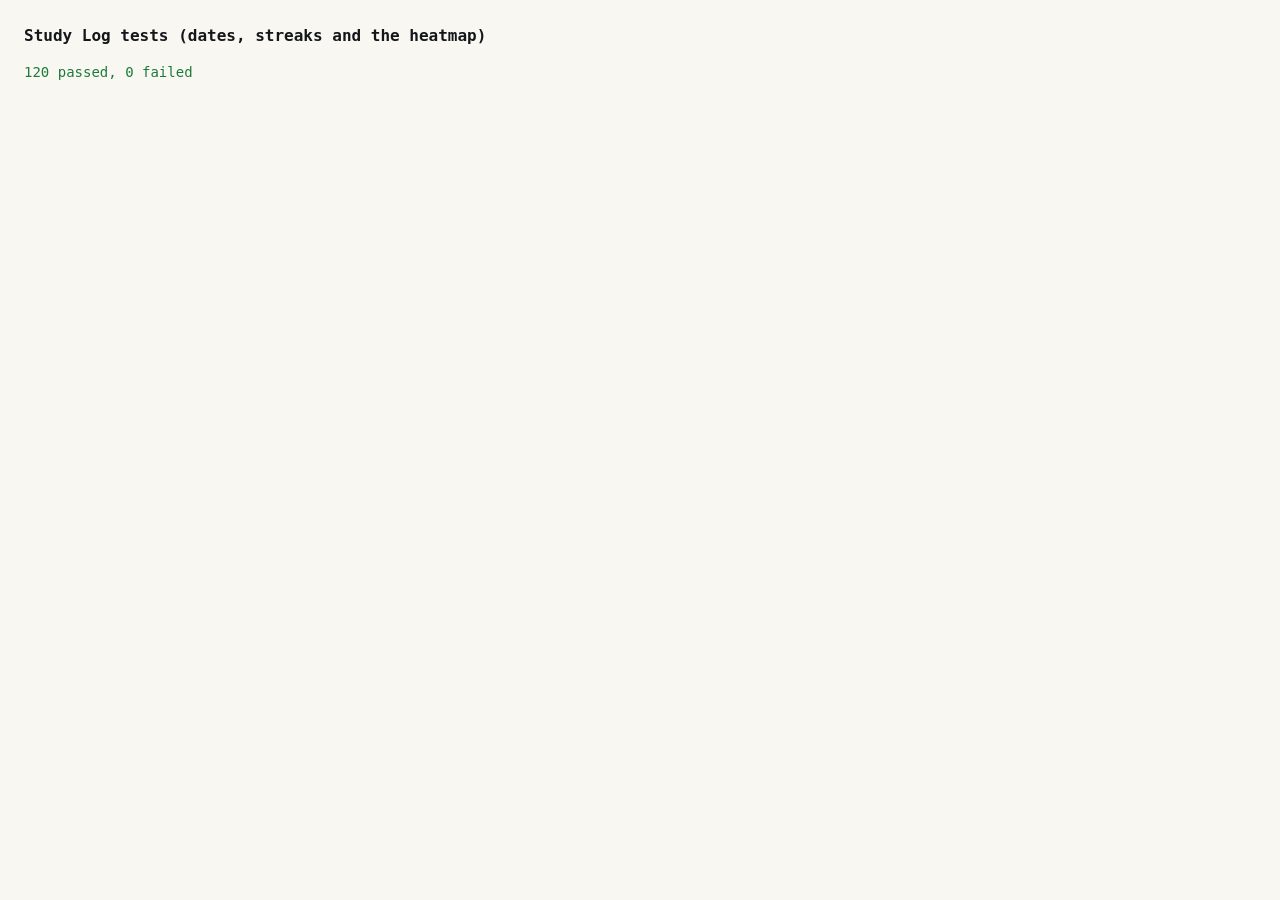
<file: tests/study-log.html>
<!doctype html>
<html lang="en">
<head>
<meta charset="utf-8">
<title>running…</title>
<meta name="robots" content="noindex">
<style>
  body { font: 14px/1.5 ui-monospace, Menlo, Consolas, monospace; margin: 1.5rem; color: #14161A; background: #F8F7F2; }
  .bad { color: #B42318; } .ok { color: #1F7A3A; }
</style>
</head>
<body>
<h1 style="font-size:1rem">Study Log tests (dates, streaks and the heatmap)</h1>
<pre id="log"></pre>
<script type="module">
  // Every date here is made up for the test. None of it is Ricky's real record.
  import { londonToday, dayNumber, dayString, isDate, cleanEntries, streakInfo, bucket, cellLabel, heatmapWeeks, monthLabels, statusText, ownerBannerText, entryLine, dayWord, searchWithoutOwner, overlayEntries, initStudyLog } from '../assets/js/study-log.js';

  const log = document.getElementById('log');
  let pass = 0, fail = 0;
  const say = (ok, text) => { (ok ? pass++ : fail++); if (!ok) log.insertAdjacentHTML('beforeend', `<span class="bad">FAIL ${text}</span>\n`); };
  const eq = (got, want, text) => say(JSON.stringify(got) === JSON.stringify(want), `${text}: got ${JSON.stringify(got)}, want ${JSON.stringify(want)}`);

  const at = (iso) => londonToday(new Date(iso));
  const E = (date, hours = 6, phase = 1) => ({ date, hours, phase });
  // a run of studied days ending on `end`
  const run = (end, n, hours = 6) => Array.from({ length: n }, (_, i) => E(dayString(dayNumber(end) - (n - 1 - i)), hours));

  // ---- the London date ----
  eq(at('2026-12-31T23:59:59Z'), '2026-12-31', 'winter: one second before midnight');
  eq(at('2027-01-01T00:00:00Z'), '2027-01-01', 'winter: midnight');
  eq(at('2026-06-30T22:59:59Z'), '2026-06-30', 'summer: one second before London midnight (23:00 UTC)');
  eq(at('2026-06-30T23:00:00Z'), '2026-07-01', 'summer: London midnight is 23:00 UTC');
  // clocks go back on 2026-10-25 at 01:00 UTC
  eq(at('2026-10-24T22:59:59Z'), '2026-10-24', 'night before clocks go back: 23:59:59 in London');
  eq(at('2026-10-24T23:00:00Z'), '2026-10-25', 'clocks go back: the day starts at 23:00 UTC');
  eq(at('2026-10-25T00:30:00Z'), '2026-10-25', 'clocks go back: the first 01:30');
  eq(at('2026-10-25T01:30:00Z'), '2026-10-25', 'clocks go back: the second 01:30');
  eq(at('2026-10-25T23:30:00Z'), '2026-10-25', 'clocks go back: 23:30 UTC is now still the same day');
  eq(at('2026-10-26T00:00:00Z'), '2026-10-26', 'clocks go back: the next day starts at 00:00 UTC');
  // clocks go forward on 2027-03-28 at 01:00 UTC
  eq(at('2027-03-27T23:59:59Z'), '2027-03-27', 'night before clocks go forward');
  eq(at('2027-03-28T00:00:00Z'), '2027-03-28', 'clocks go forward: the day starts at 00:00 UTC');
  eq(at('2027-03-28T22:59:59Z'), '2027-03-28', 'clocks go forward: 23:59:59 in London');
  eq(at('2027-03-28T23:00:00Z'), '2027-03-29', 'clocks go forward: the next day starts at 23:00 UTC');
  say(/^\d{4}-\d{2}-\d{2}$/.test(londonToday()), 'londonToday() with no argument gives a date');
  // the visitor's own time zone must not matter: these instants are different calendar days in Tokyo and Los Angeles
  eq(at('2026-09-21T14:30:00Z'), '2026-09-21', 'an afternoon in London');

  // ---- day sums ----
  eq(dayString(dayNumber('2026-10-24') + 2), '2026-10-26', 'two days across the autumn clock change');
  eq(dayString(dayNumber('2027-03-27') + 2), '2027-03-29', 'two days across the spring clock change');
  eq(dayNumber('2026-10-26') - dayNumber('2026-10-25'), 1, 'the 25-hour day is one day');
  eq(dayNumber('2027-03-29') - dayNumber('2027-03-28'), 1, 'the 23-hour day is one day');
  eq(dayString(dayNumber('2028-02-28') + 1), '2028-02-29', 'leap day');
  eq([isDate('2026-09-21'), isDate('2026-02-30'), isDate('2026-13-01'), isDate('2026-9-21'), isDate('21/09/2026'), isDate(20260921), isDate(null)], [true, false, false, false, false, false, false], 'isDate');

  // ---- cleaning the data ----
  eq(cleanEntries(null), [], 'no list');
  eq(cleanEntries({}), [], 'not a list');
  eq(cleanEntries([]), [], 'empty list');
  eq(cleanEntries([E('2026-09-03'), E('2026-09-01'), E('2026-09-02')]).map((e) => e.date), ['2026-09-01', '2026-09-02', '2026-09-03'], 'unsorted input is sorted');
  eq(cleanEntries([E('2026-09-01', 2), E('2026-09-02', 3), E('2026-09-01', 5, 2)]), [E('2026-09-01', 5, 2), E('2026-09-02', 3)], 'duplicate dates: the later entry wins');
  eq(cleanEntries([E('2026-09-01', 15), E('2026-09-02', -3), E('2026-09-03', 12.5)]).map((e) => e.hours), [12, 0, 12], 'hours are kept within 0 to 12');
  eq(cleanEntries([E('2026-09-01', 5.5)]).map((e) => e.hours), [5.5], 'half hours are kept');
  eq(cleanEntries([E('2026-02-30'), E('not a date'), E('2026-09-01', 6, 5), E('2026-09-02', 6, 0), E('2026-09-03', 6, 1.5), E('2026-09-04', 6, '2'), E('2026-09-05', '6'), E('2026-09-06', NaN), null, 7, 'x', E('2026-09-07')]).map((e) => e.date), ['2026-09-07'], 'bad dates, phases and hours are left out');
  eq(Object.keys(cleanEntries([{ date: '2026-09-01', hours: 1, phase: 1, note: 'x' }])[0]), ['date', 'hours', 'phase'], 'extra fields are dropped');

  // ---- streaks ----
  const T = '2026-09-21';
  eq(streakInfo([], T), { current: 0, longest: 0, total: 0, broken: false, daysMissed: 0, hoursLost: 0, lastStudied: null, phase: null }, 'no entries: no streak and nothing broken');
  eq(streakInfo(run(T, 5), T).current, 5, 'five days ending today');
  eq(streakInfo(run('2026-09-20', 5), T).current, 5, 'today is empty: the streak is counted through yesterday');
  eq(streakInfo(run('2026-09-20', 5), T).broken, false, 'today is empty: not broken');
  eq(streakInfo([...run('2026-09-20', 5), E(T, 0)], T).current, 5, 'a 0-hour entry today does not end the streak before midnight');
  eq(streakInfo([...run('2026-09-20', 5), E(T, 0)], T).broken, false, 'a 0-hour entry today: not broken');

  const gap = (n) => streakInfo(run(dayString(dayNumber(T) - n - 1), 3), T);
  eq([gap(1).current, gap(1).broken, gap(1).daysMissed, gap(1).hoursLost], [0, true, 1, 6], 'a gap of 1 day');
  eq([gap(2).current, gap(2).broken, gap(2).daysMissed, gap(2).hoursLost], [0, true, 2, 12], 'a gap of 2 days');
  eq([gap(10).current, gap(10).broken, gap(10).daysMissed, gap(10).hoursLost], [0, true, 10, 60], 'a gap of 10 days');
  eq(gap(10).lastStudied, '2026-09-10', 'last studied day after a gap of 10');
  eq(gap(2).longest, 3, 'a broken streak still counts as the longest');
  eq(streakInfo(run('2026-09-19', 3), T, 4).hoursLost, 4, 'hours lost follow the target when one is given');

  const zeroYesterday = [...run('2026-09-19', 4), E('2026-09-20', 0)];
  eq([streakInfo(zeroYesterday, T).current, streakInfo(zeroYesterday, T).broken, streakInfo(zeroYesterday, T).daysMissed, streakInfo(zeroYesterday, T).lastStudied], [0, true, 1, '2026-09-19'], 'a 0-hour entry does not count as studied');
  eq(streakInfo([E('2026-09-20', 0), E(T, 0)], T), { current: 0, longest: 0, total: 0, broken: false, daysMissed: 0, hoursLost: 0, lastStudied: null, phase: 1 }, 'only 0-hour entries: no streak, nothing broken');
  eq(streakInfo([E('2026-09-18'), E('2026-09-19', 0), E('2026-09-20'), E(T)], T).current, 2, 'a 0-hour day in the middle splits the run');

  const mixed = [...run('2026-08-10', 7, 2), ...run('2026-09-01', 3, 4.5), ...run(T, 2, 1)];
  eq(streakInfo(mixed, T).longest, 7, 'longest streak');
  eq(streakInfo(mixed, T).current, 2, 'current streak next to a longer old one');
  eq(streakInfo(mixed, T).total, 7 * 2 + 3 * 4.5 + 2, 'total hours');
  eq(streakInfo([...mixed].reverse(), T).longest, 7, 'longest streak from unsorted input');
  eq(streakInfo([...mixed].reverse(), T).current, 2, 'current streak from unsorted input');
  eq(streakInfo([E(T, 2), E(T, 0)], T).current, 0, 'duplicate dates: a later 0-hour entry replaces the earlier one');
  eq(streakInfo([E(T, 0), E(T, 2)], T).current, 1, 'duplicate dates: a later studied entry replaces the earlier one');
  eq(streakInfo([E(T, 2), E(T, 3)], T).total, 3, 'duplicate dates are not added twice');
  eq(streakInfo([E('2026-09-19', 6, 2), E('2026-09-20', 6, 3), E('2026-09-10', 6, 4)], T).phase, 3, 'the phase comes from the most recent entry');
  eq(streakInfo([E('2026-09-20', 6, 2), E('2026-09-25', 6, 4)], T), { current: 1, longest: 1, total: 6, broken: false, daysMissed: 0, hoursLost: 0, lastStudied: '2026-09-20', phase: 2 }, 'entries dated after today are ignored');
  // a streak that runs across both clock changes
  eq(streakInfo(run('2026-10-27', 5), '2026-10-27').current, 5, 'a streak across the autumn clock change');
  eq(streakInfo(run('2027-03-30', 5), '2027-03-30').current, 5, 'a streak across the spring clock change');
  eq(streakInfo(run('2026-10-24', 3), '2026-10-26').daysMissed, 1, 'days missed across the autumn clock change');

  // ---- the two wordings ----
  eq(statusText(gap(2), T), 'Last session: 3 days ago.', 'the calm public line');
  eq(statusText(streakInfo(run(T, 2), T), T), 'Today is logged.', 'the line when today is done');
  say(statusText(streakInfo(run('2026-09-20', 2), T), T).startsWith('Last session: yesterday.'), 'the line when today is still open');
  eq(ownerBannerText(gap(2)), 'STREAK BROKEN. Days missed: 2. Total hours lost: 12.', "the owner's banner");
  eq(ownerBannerText(gap(10)), 'STREAK BROKEN. Days missed: 10. Total hours lost: 60.', "the owner's banner after 10 days");
  eq(ownerBannerText(streakInfo(run('2026-09-20', 2), T)), '', 'no banner while the streak is alive');
  eq(ownerBannerText(streakInfo([], T)), '', 'no banner with no entries');
  eq(entryLine({ date: '2026-09-21', hours: 5.5, phase: 2 }), '{"date":"2026-09-21","hours":5.5,"phase":2}', 'the line to paste');

  eq([0, 1, 2, 10].map(dayWord), ['days', 'day', 'days', 'days'], '1 day, not 1 days');

  // ---- the owner switch leaves the address ----
  eq(searchWithoutOwner('?owner=1'), '', 'owner=1 is taken out');
  eq(searchWithoutOwner('?owner=0'), '', 'owner=0 is taken out');
  eq(searchWithoutOwner('?a=b&owner=1&c=d'), '?a=b&c=d', 'other parts of the address stay');
  eq(searchWithoutOwner(''), '', 'an empty search stays empty');
  eq(searchWithoutOwner('?a=b'), '?a=b', 'a search without the switch is unchanged');

  // ---- the owner's overlay: the file wins where it has the date ----
  {
    const file = [E('2026-09-19', 6, 2), E('2026-09-21', 6, 2)];
    const mine = [E('2026-09-20', 3, 2), E('2026-09-21', 2, 2)];
    const o = overlayEntries(file, mine);
    eq(o.entries, [E('2026-09-19', 6, 2), E('2026-09-20', 3, 2), E('2026-09-21', 6, 2)], 'overlay: dates missing from the file are added, the file wins the rest');
    eq([o.laid, o.differ], [1, ['2026-09-21']], 'overlay: what was laid over and what differs');
    eq(streakInfo(o.entries, T).total, 15, 'overlay: the total matches the file for a date the file has');
    const f = overlayEntries(file, mine, ['2026-09-21']);
    eq([f.entries[2].hours, f.laid, f.differ], [2, 2, []], 'overlay: an entry saved just now on this page is shown before the file');
    eq(overlayEntries(file, [E('2026-09-21', 6, 2)]), { entries: cleanEntries(file), laid: 0, differ: [] }, 'overlay: the same entry in both places is not a difference');
    eq(overlayEntries([], mine), { entries: cleanEntries(mine), laid: 2, differ: [] }, 'overlay: an empty file shows what this browser saved');
    eq(overlayEntries(file, []), { entries: cleanEntries(file), laid: 0, differ: [] }, 'overlay: nothing saved here shows the file');
  }

  // ---- colour steps ----
  eq([0, 0.5, 3.5, 4, 8, 9, 12].map(bucket), [0, 1, 1, 2, 2, 2, 2], 'bucket edges at 0, 0.5, 3.5, 4, 8, 9, 12');
  eq([null, undefined, NaN, -1].map(bucket), [0, 0, 0, 0], 'no hours is the empty step');

  // ---- the heatmap ----
  {
    const weeks = heatmapWeeks([E(T, 5.5, 2), E('2026-09-20', 0.5, 1), E('2026-09-19', 0, 3)], T); // T is a Monday
    eq(weeks.length, 39, '39 columns');
    say(weeks.every((w) => w.length === 7), '7 cells in every column');
    eq(weeks[0][0].date, '2025-12-29', 'the first cell is the Monday 38 weeks before this week');
    eq(weeks[38][0].date, T, 'the last column starts on this Monday');
    eq(weeks[38][6].date, '2026-09-27', 'the last column ends on this Sunday');
    eq(weeks[38].map((c) => c.future), [false, true, true, true, true, true, true], 'on a Monday the other six days are in the future');
    eq(weeks[38].map((c) => c.today), [true, false, false, false, false, false, false], 'today is marked');
    eq(weeks.flat().filter((c) => c.future).length, 6, 'no other future days');
    eq([weeks[38][0].level, weeks[37][6].level, weeks[37][5].level, weeks[37][4].level], [2, 1, 0, 0], 'levels in the grid');
    eq(weeks[38][0].label, 'Mon 21 Sep 2026: 5.5 hours, phase 2', 'the name of a studied day');
    eq(weeks[37][6].label, 'Sun 20 Sep 2026: 0.5 hours, phase 1', 'the name of a short day');
    eq(weeks[37][5].label, 'Sat 19 Sep 2026: 0 hours, phase 3', 'the name of a 0-hour day');
    eq(weeks[37][4].label, 'Fri 18 Sep 2026: no entry', 'the name of a day with no entry');
    eq(weeks[38][1].label, 'Tue 22 Sep 2026: not yet', 'the name of a future day');
    eq(cellLabel({ date: '2026-09-21', hours: 1, phase: 4, future: false }), 'Mon 21 Sep 2026: 1 hour, phase 4', 'one hour, not one hours');
    const all = weeks.flat();
    say(all.every((c, i) => i === 0 || dayNumber(c.date) === dayNumber(all[i - 1].date) + 1), 'every cell is the day after the one before');
    eq(new Set(all.map((c) => c.date)).size, 273, '273 different dates');
    const labels = monthLabels(weeks);
    eq(labels.length, 39, 'one month slot per column');
    eq(labels.filter(Boolean), ['Jan', 'Feb', 'Mar', 'Apr', 'May', 'Jun', 'Jul', 'Aug', 'Sep'], 'month names, without a squeezed first one');
    eq(labels[38], '', 'no new month in the last column here');
  }
  {
    const weeks = heatmapWeeks([E('2026-09-28', 3)], '2026-09-27'); // a Sunday
    eq(weeks[38][6].date, '2026-09-27', 'on a Sunday the grid ends today');
    eq(weeks.flat().filter((c) => c.future).length, 0, 'on a Sunday nothing is in the future');
    eq(weeks[38][6].today, true, 'Sunday is marked as today');
  }
  {
    const weeks = heatmapWeeks([E('2026-10-30', 9)], '2026-10-28'); // a Wednesday, just after the clocks go back
    eq(weeks[38].map((c) => c.date), ['2026-10-26', '2026-10-27', '2026-10-28', '2026-10-29', '2026-10-30', '2026-10-31', '2026-11-01'], 'the week after the autumn clock change');
    eq(weeks[37].map((c) => c.date), ['2026-10-19', '2026-10-20', '2026-10-21', '2026-10-22', '2026-10-23', '2026-10-24', '2026-10-25'], 'the week of the autumn clock change');
    eq(weeks[38].map((c) => c.future), [false, false, false, true, true, true, true], 'future days midweek');
    eq([weeks[38][4].hours, weeks[38][4].level], [null, 0], 'an entry on a future day is not drawn');
    const all = weeks.flat();
    eq(new Set(all.map((c) => c.date)).size, 273, 'no date is repeated or skipped at the clock change');
  }
  {
    const weeks = heatmapWeeks([], '2027-03-31'); // a Wednesday, just after the clocks go forward
    eq(weeks[37][6].date, '2027-03-28', 'the Sunday the clocks go forward');
    eq(weeks[38][0].date, '2027-03-29', 'the Monday after');
    eq(heatmapWeeks([], '2027-03-31', 4).length, 4, 'a different number of weeks');
    say(weeks.flat().every((c) => c.level === 0 && c.hours === null), 'an empty log gives an empty grid');
  }

  // ---- the page itself, with a made-up file and made-up saved entries ----
  // What this browser had saved is put back at the end.
  {
    const KEYS = ['studylog:owner', 'studylog:local'];
    const before = KEYS.map((k) => localStorage.getItem(k));
    const realFetch = window.fetch;
    const html = await realFetch('/study-log/index.html', { cache: 'no-store' }).then((r) => r.text());
    const source = new DOMParser().parseFromString(html, 'text/html').querySelector('main');
    const today = londonToday();
    const ago = (n) => dayString(dayNumber(today) - n);

    async function page({ body, owner, local }) {
      const main = document.importNode(source, true);
      main.style.display = 'none';
      document.body.append(main);
      if (owner) localStorage.setItem(KEYS[0], '1'); else localStorage.removeItem(KEYS[0]);
      localStorage.setItem(KEYS[1], JSON.stringify(local));
      window.fetch = () => Promise.resolve(new Response(body, { status: 200, headers: { 'Content-Type': 'application/json' } }));
      const app = initStudyLog(main);
      window.fetch = realFetch;
      for (let i = 0; i < 80 && main.querySelector('[data-sl-body]').hidden; i++) await new Promise((r) => setTimeout(r, 50));
      const text = (name) => main.querySelector(`[data-sl-${name}]`).textContent;
      const got = { line: text('line'), banner: text('banner'), bannerHidden: main.querySelector('[data-sl-banner]').hidden, total: text('total'), units: [text('current-unit'), text('longest-unit')], overlay: text('overlay'), live: main.querySelector('[data-sl-status]').hasAttribute('data-sl-live') };
      app.destroy();
      main.remove();
      return got;
    }

    const broken = await page({ body: '{"target_hours":6,"entries":[,]}', owner: true, local: [E(ago(5), 6, 1)] });
    eq([broken.line, broken.bannerHidden, broken.banner], ['The data file could not be read. Showing only what this browser saved.', true, ''], 'a file that cannot be read is said so, with no banner, even when this browser has entries');
    eq(broken.live, true, 'the waiting line is marked as live');

    const fine = await page({ body: JSON.stringify({ target_hours: 6, entries: [E(ago(5), 6, 1)] }), owner: true, local: [] });
    eq([fine.bannerHidden, fine.banner], [false, 'STREAK BROKEN. Days missed: 4. Total hours lost: 24.'], 'the banner still shows when the file loads');

    const stale = await page({ body: JSON.stringify({ target_hours: 6, entries: [E(today, 6, 2)] }), owner: true, local: [E(today, 2, 2)] });
    eq([stale.total, stale.units], ['6', ['day', 'day']], "the owner's view shows the file's value for a date the file has, and says 1 day");
    say(stale.overlay.includes('different entry'), 'the overlay note says the file differs');

    const visitor = await page({ body: '{"target_hours":6,"entries":[,]}', owner: false, local: [E(ago(5), 6, 1)] });
    eq([visitor.line, visitor.bannerHidden], ['The log could not be loaded. Please try again later.', true], 'a visitor is told the log could not be loaded');

    KEYS.forEach((k, i) => (before[i] === null ? localStorage.removeItem(k) : localStorage.setItem(k, before[i])));
  }

  log.insertAdjacentHTML('beforeend', `<span class="${fail ? 'bad' : 'ok'}">${pass} passed, ${fail} failed</span>\n`);
  document.title = fail ? `FAILED ${fail}` : `ok ${pass}`;
</script>
</body>
</html>
</file>
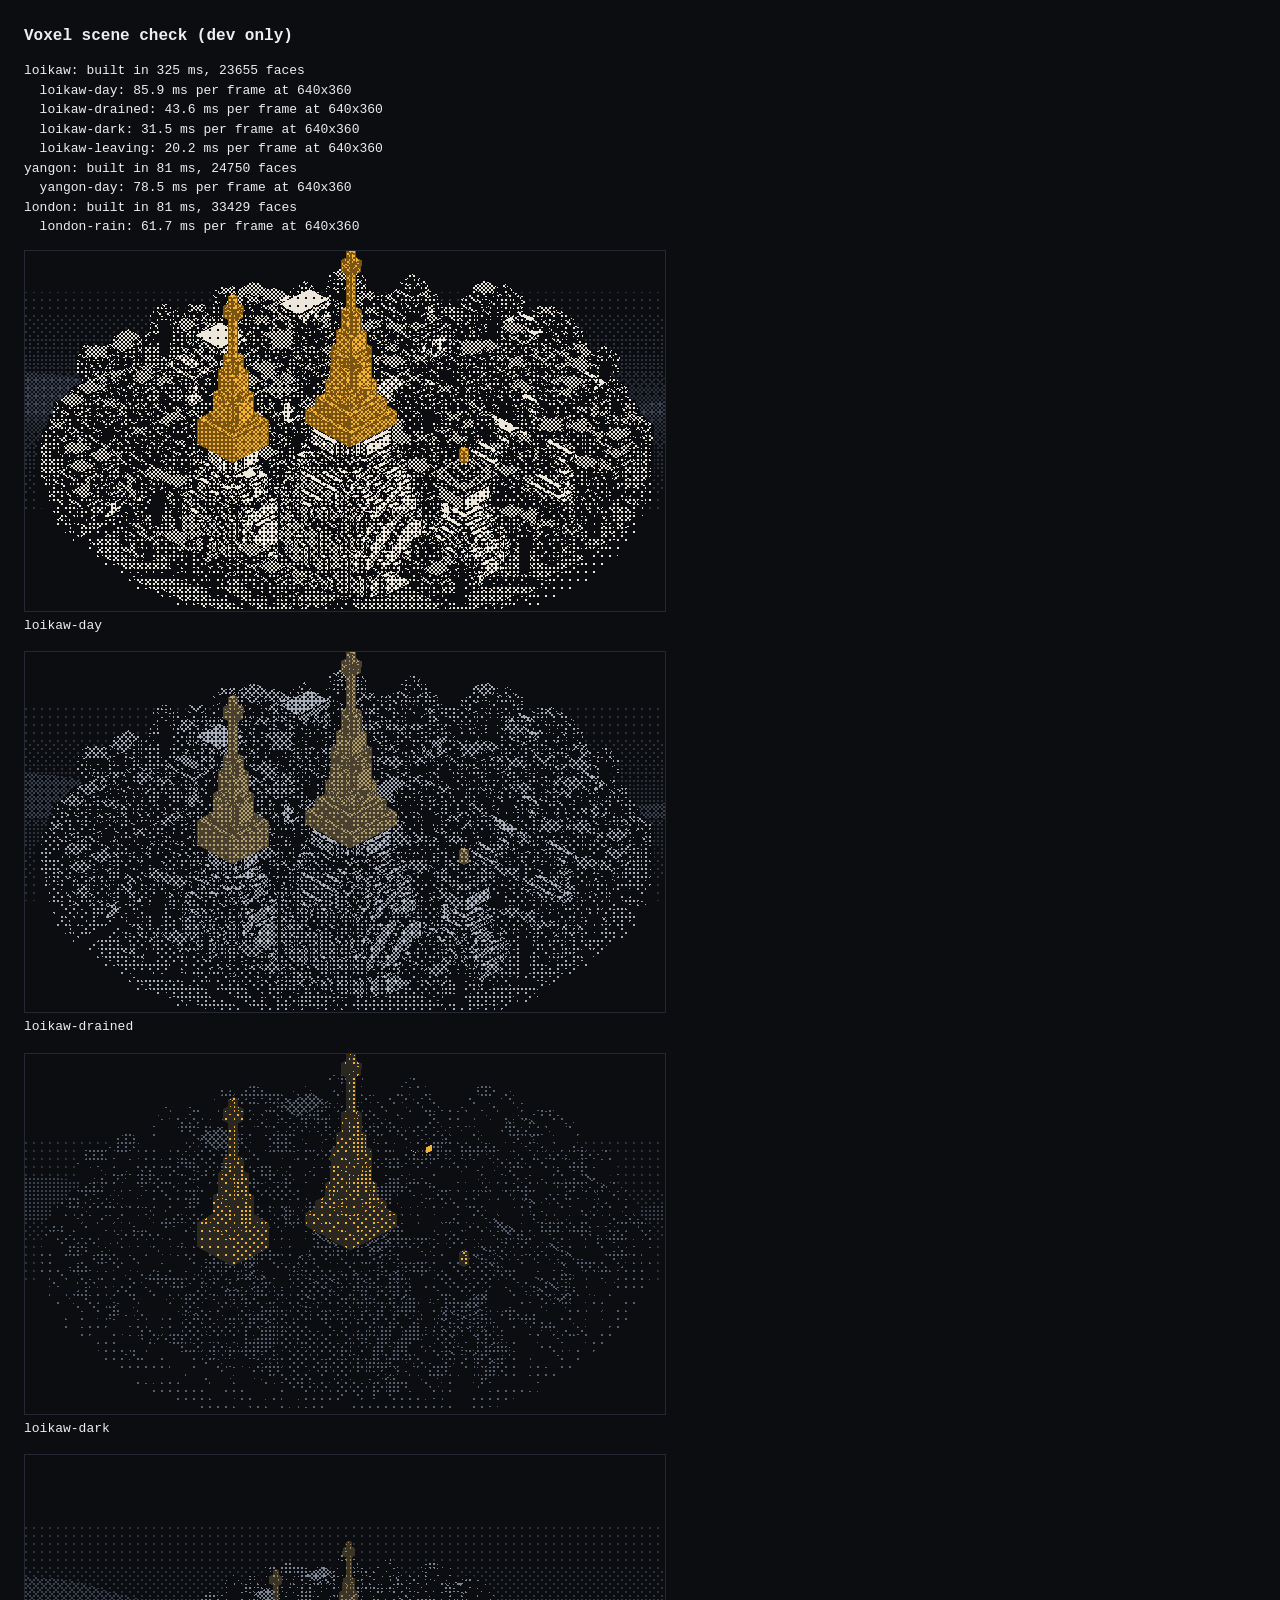
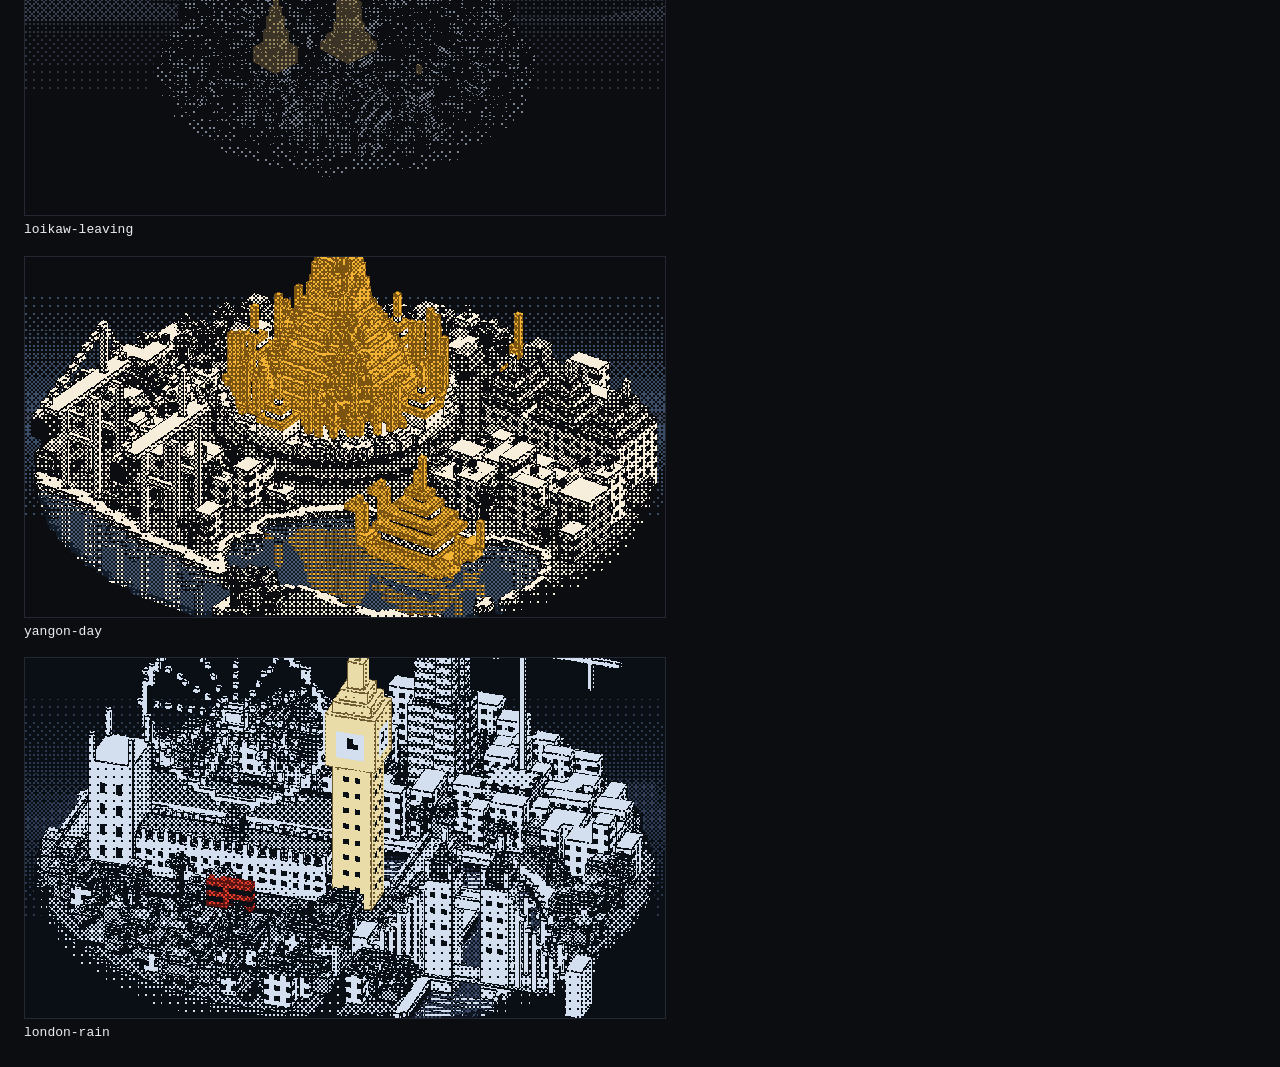
<file: tests/voxel.html>
<!doctype html>
<html lang="en">
<head>
<meta charset="utf-8">
<title>Voxel scene check</title>
<meta name="robots" content="noindex">
<style>
  body { font: 13px/1.5 ui-monospace, Menlo, Consolas, monospace; margin: 1.5rem; color: #ECEEF2; background: #0B0D10; }
  canvas { display: block; width: 640px; height: 360px; image-rendering: pixelated; margin: 0 0 4px; border: 1px solid #232833; }
  .grid { display: grid; grid-template-columns: repeat(auto-fill, 642px); gap: 16px; }
</style>
</head>
<body>
<h1 style="font-size:1rem">Voxel scene check (dev only)</h1>
<pre id="log">building…</pre>
<div class="grid" id="grid"></div>
<script type="module">
  // Renders every scene in every mood at a fixed size, reports timings, and
  // (with ?save=1 on the local dev server) saves each picture as a poster.
  import { Renderer } from '../assets/js/voxel/engine.js';
  import { SCENES, MOODS } from '../assets/js/voxel/scenes.js';

  const params = new URLSearchParams(location.search);
  const save = params.get('save') === '1';
  const only = params.get('scene');
  const clarity = Number(params.get('clarity') || 0);
  const yawOffset = Number(params.get('yaw') || 0);
  const W = Number(params.get('w') || 640), H = Number(params.get('h') || 360);
  const log = document.getElementById('log');
  const lines = [];
  const plan = [
    ['loikaw', 'loikaw-day'], ['loikaw', 'loikaw-drained'], ['loikaw', 'loikaw-dark'], ['loikaw', 'loikaw-leaving'],
    ['yangon', 'yangon-day'], ['london', 'london-rain'],
  ].filter(([s]) => !only || s === only);

  const built = {};
  for (const [name, moodName] of plan) {
    if (!built[name]) {
      const t0 = performance.now();
      built[name] = SCENES[name]();
      lines.push(`${name}: built in ${(performance.now() - t0).toFixed(0)} ms, ${built[name].faces.n} faces`);
    }
    const scene = built[name];
    const canvas = document.createElement('canvas');
    const r = new Renderer(canvas);
    r.resize(W, H);
    const zoom = Number(params.get('zoom') || 1);
    const cam = { yaw: scene.start.yaw + yawOffset, pitch: scene.start.pitch, zoom: (moodName === 'loikaw-leaving' ? 0.62 : 1) * zoom, shiftX: Number(params.get('sx') || 0), shiftY: Number(params.get('sy') || 0) };
    const t1 = performance.now();
    for (let i = 0; i < 5; i++) r.render(scene, cam, MOODS[moodName], clarity);
    lines.push(`  ${moodName}: ${((performance.now() - t1) / 5).toFixed(1)} ms per frame at ${W}x${H}`);
    const box = document.createElement('div');
    box.append(canvas, moodName);
    document.getElementById('grid').append(box);
    if (save) {
      const blob = await new Promise((ok) => canvas.toBlob(ok, 'image/png'));
      const res = await fetch(`/__capture/${moodName}${clarity ? '-clear' : ''}.png`, { method: 'POST', body: blob });
      lines.push(`  saved ${moodName}: ${res.status}, ${blob.size} bytes`);
    }
    log.textContent = lines.join('\n');
  }
  document.title = 'done';
</script>
</body>
</html>
</file>
<file: assets/css/site.css>
/* ==========================================================================
   Ricky Kyaw — site styles. Hand-written, mobile first, one file.
   Sections: tokens · base · helpers · header · hero · figure · cell ·
   plates · bridge · footer · shared page bits · motion · reduced motion
   ========================================================================== */

/* A stand-in with matching metrics while Instrument Sans loads, so text barely moves. */
@font-face {
  font-family: 'Sans Fallback';
  src: local('Segoe UI'), local('Helvetica Neue'), local('Arial');
  /* measured in the browser against Instrument Sans: 2% wider than Segoe UI, ascent 970 and descent 250 per 1000 */
  size-adjust: 102%;
  ascent-override: 95%;
  descent-override: 24.5%;
  line-gap-override: 0%;
}

/* ---------- tokens ---------- */
:root {
  --bg: #FAFAF8;
  --surface: #FFFFFF;
  --fg: #14161A;
  --muted: #5F636E;
  --accent: #2453D6;
  --line: #D9DEE7;
  --line-hover: #C9D0DB;
  --line-strong: #8A9099;
  --shadow-lift: 0 12px 32px -12px rgba(20, 22, 26, .18), 0 2px 6px rgba(20, 22, 26, .06);
  --selection: rgba(36, 83, 214, .18);
  --glow: rgba(36, 83, 214, .075);
  --vignette: rgba(0, 0, 0, .08);

  --sans: 'Instrument Sans', 'Sans Fallback', system-ui, -apple-system, 'Segoe UI', Roboto, sans-serif;
  --mono: 'IBM Plex Mono', ui-monospace, 'SF Mono', Menlo, Consolas, monospace;

  --ease-out: cubic-bezier(.22, 1, .36, 1);
  --ease-in-out: cubic-bezier(.65, 0, .35, 1);
  --t-fast: 180ms;
  --t-base: 320ms;
  --t-slow: 600ms;

  --header-h: 56px;
  --pad: 20px;
  --container: 1080px;

  color-scheme: light;
}

:root[data-theme="dark"] {
  --bg: #0B0D10;
  --surface: #161A21;
  --fg: #E7E9EE;
  --muted: #8E939E;
  --accent: #7EA2FF;
  --line: #262C36;
  --line-hover: #2E3541;
  --line-strong: #6E7582;
  --shadow-lift: 0 12px 32px -12px rgba(0, 0, 0, .6), 0 2px 6px rgba(0, 0, 0, .3);
  --selection: rgba(126, 162, 255, .22);
  --glow: rgba(126, 162, 255, .09);
  --vignette: rgba(0, 0, 0, .08);
  color-scheme: dark;
}

/* Dark is the default: these are the same values for a page whose JavaScript never ran. */
:root:not([data-theme]) {
  --bg: #0B0D10;
  --surface: #161A21;
  --fg: #E7E9EE;
  --muted: #8E939E;
  --accent: #7EA2FF;
  --line: #262C36;
  --line-hover: #2E3541;
  --line-strong: #6E7582;
  --shadow-lift: 0 12px 32px -12px rgba(0, 0, 0, .6), 0 2px 6px rgba(0, 0, 0, .3);
  --selection: rgba(126, 162, 255, .22);
  --glow: rgba(126, 162, 255, .09);
  --vignette: rgba(0, 0, 0, .08);
  color-scheme: dark;
}

@media (min-width: 720px) {
  :root {
    --header-h: 60px;
    --pad: 24px;
  }
}

/* ---------- base ---------- */
*, *::before, *::after { box-sizing: border-box; }

html {
  background: var(--bg);
  -webkit-text-size-adjust: 100%;
  scroll-behavior: smooth;
  scroll-padding-top: calc(var(--header-h) + 12px);
}

body {
  margin: 0;
  min-height: 100vh;
  background: var(--bg);
  color: var(--fg);
  font: 400 1.0625rem/1.6 var(--sans);
  -webkit-font-smoothing: antialiased;
  text-rendering: optimizeLegibility;
  overflow-x: hidden;
  isolation: isolate; /* so the vignette layer below paints above body's background */
}

/* Behind the page: plain near-black or off-white, with an 8% darkening at the window's edges (below). In the dark
   theme two more whispers: a monochrome grain of about 2%, and a pixel skyline (Yangon running into London, drawn
   the way the Story walls are) along the bottom edge at 3.5%. Both are taken out in print and for the light theme. */
:root:not([data-theme="light"]) body::before {
  content: "";
  position: fixed;
  inset: 0;
  z-index: -1;
  pointer-events: none;
  background-image: url("/assets/img/story/horizon.png"), url("data:image/svg+xml,%3Csvg xmlns='http://www.w3.org/2000/svg' width='160' height='160'%3E%3Cfilter id='g'%3E%3CfeTurbulence type='fractalNoise' baseFrequency='.85' numOctaves='2' stitchTiles='stitch'/%3E%3CfeColorMatrix values='0 0 0 0 .7 0 0 0 0 .7 0 0 0 0 .7 0 0 0 .04 0'/%3E%3C/filter%3E%3Crect width='160' height='160' filter='url(%23g)'/%3E%3C/svg%3E");
  background-repeat: no-repeat, repeat;
  background-position: bottom center, 0 0;
  background-size: 2400px 120px, 160px 160px;
}
@media (max-width: 719px) {
  :root:not([data-theme="light"]) body::before { background-size: 1200px 60px, 160px 160px; }
}

/* A soft vignette at the window's edges, and one dim glow behind the page title. */
body::after {
  content: "";
  position: fixed;
  inset: 0;
  z-index: -1;
  pointer-events: none;
  background: radial-gradient(ellipse 120% 105% at 50% 42%, transparent 52%, var(--vignette) 100%);
}
#main { position: relative; }
#main::before {
  content: "";
  position: absolute;
  z-index: -1;
  top: 0;
  left: 0;
  width: 100%;
  height: 560px;
  pointer-events: none;
  background: radial-gradient(ellipse 620px 300px at max(24%, 190px) 180px, var(--glow), transparent 72%);
}
body[data-page="story"] #main::before { display: none; }

html.is-theming body,
html.is-theming .site-header,
html.is-theming .cell,
html.is-theming .plate {
  transition: background-color 240ms var(--ease-in-out), color 240ms var(--ease-in-out), border-color 240ms var(--ease-in-out);
}

img, svg { display: block; max-width: 100%; }
a { color: inherit; }
button { font: inherit; color: inherit; background: none; border: 0; padding: 0; cursor: pointer; }
a, button, input, [role="button"] { touch-action: manipulation; -webkit-tap-highlight-color: transparent; }
h1, h2, h3, p, ul, ol, figure { margin: 0; }
::selection { background: var(--selection); }
:focus-visible { outline: 2px solid var(--accent); outline-offset: 2px; }
#main:focus { outline: none; }
.num { font-variant-numeric: tabular-nums; }

/* ---------- helpers ---------- */
.container { max-width: var(--container); margin: 0 auto; padding: 0 var(--pad); }

.visually-hidden {
  position: absolute !important;
  width: 1px; height: 1px;
  padding: 0; margin: -1px;
  overflow: hidden;
  clip: rect(0 0 0 0); clip-path: inset(50%);
  white-space: nowrap; border: 0;
}

.label {
  font: 400 .8125rem/1.5 var(--mono);
  letter-spacing: .02em;
  color: var(--muted);
}

/* Links inside the page are blue, so they read as links and not as more of the text. The header's tabs stay plain. */
main a.hover-u, main a.u, .row--out a, .cell .linklike, .fig-caption .linklike, .plate-title, .footer-links a { color: var(--accent); }

/* Text links: a thin line draws itself in from the left, and leaves to the right. */
.u {
  text-decoration: none;
  padding-bottom: 2px;
  -webkit-box-decoration-break: clone;
  box-decoration-break: clone;
  background-image: linear-gradient(currentColor, currentColor);
  background-repeat: no-repeat;
  background-size: 0% 1px;
  background-position: 100% 100%;
  transition: background-size 280ms var(--ease-out);
}
/* A faint resting line under the most important link, so it reads as a link on touch. */
.u--rest {
  background-image: linear-gradient(currentColor, currentColor), linear-gradient(color-mix(in srgb, currentColor 35%, transparent), color-mix(in srgb, currentColor 35%, transparent));
  background-size: 0% 1px, 100% 1px;
  background-position: 100% 100%, 0 100%;
}
.u:focus-visible,
.hover-u:focus-visible .u,
.plate:focus-visible .u,
.u:active,
.hover-u:active .u,
.plate:active .u {
  background-size: 100% 1px, 100% 1px;
  background-position: 0 100%, 0 100%;
}
@media (hover: hover) {
  .u:hover,
  .hover-u:hover .u,
  .plate:hover .u {
    background-size: 100% 1px, 100% 1px;
    background-position: 0 100%, 0 100%;
    transition: background-size 420ms var(--ease-out);
  }
}

.arrow {
  display: inline-block;
  margin-left: 6px;
  transition: transform var(--t-fast) var(--ease-out);
}
@media (hover: hover) {
  .hover-u:hover .arrow { transform: translateX(3px); }
}

/* A button that reads like a link, used inside the cell's answers. */
.linklike {
  font: inherit;
  color: inherit;
  text-decoration: underline;
  text-decoration-thickness: 1px;
  text-underline-offset: 3px;
  text-decoration-color: currentColor;
  text-decoration-color: color-mix(in srgb, currentColor 40%, transparent);
  cursor: pointer;
  border-radius: 2px;
}
@media (hover: hover) {
  .linklike:hover { text-decoration-color: currentColor; }
}
html:not(.js) .linklike { text-decoration: none; pointer-events: none; }
html:not(.js) .copy-btn { display: none; }
html:not(.js) .js-only { display: none; }

.skip {
  position: absolute;
  width: 1px; height: 1px;
  overflow: hidden;
  clip: rect(0 0 0 0); clip-path: inset(50%);
}
.skip:focus-visible {
  position: fixed;
  top: 16px; left: 16px;
  width: auto; height: auto;
  clip: auto; clip-path: none;
  padding: 8px 12px;
  background: var(--surface);
  border: 1px solid var(--line);
  border-radius: 999px;
  font: 400 .8125rem/1 var(--mono);
  color: var(--fg);
  text-decoration: none;
  z-index: 100;
}

#route-announcer { position: absolute; width: 1px; height: 1px; overflow: hidden; clip: rect(0 0 0 0); }

/* ---------- header ---------- */
.site-header {
  position: sticky;
  top: 0;
  z-index: 50;
  height: var(--header-h);
  background: var(--bg);
  border-bottom: 1px solid var(--line);
}
.site-header .container {
  position: relative;
  display: flex;
  align-items: center;
  justify-content: space-between;
  height: 100%;
}
.brand {
  font-size: .9375rem;
  font-weight: 400;
  line-height: 1;
  padding: 12px 0;
}

.menu-btn {
  font: 400 .8125rem/1 var(--mono);
  letter-spacing: .02em;
  color: var(--muted);
  min-height: 44px;
  padding: 0 12px;
  margin-right: -12px;
}
.menu-btn[aria-expanded="true"] .when-closed,
.menu-btn[aria-expanded="false"] .when-open { display: none; }

.site-nav { display: none; }
.site-nav.is-open {
  display: block;
  position: absolute;
  top: calc(100% + 1px);
  left: 0; right: 0;
  background: var(--surface);
  border-bottom: 1px solid var(--line);
  animation: sheet 220ms var(--ease-out);
}
@keyframes sheet { from { opacity: 0; transform: translateY(-8px); } }

.site-nav ul { list-style: none; margin: 0; padding: 0; }
.site-nav li a {
  display: flex;
  align-items: center;
  min-height: 52px;
  padding: 0 var(--pad);
  font-size: 1.0625rem;
  text-decoration: none;
  border-bottom: 1px solid var(--line);
}
.site-nav li a.is-active,
.site-nav li a[aria-current="page"] { box-shadow: inset 2px 0 0 var(--accent); }
.nav-rule { display: none; }
.nav-tail {
  display: flex;
  align-items: center;
  justify-content: space-between;
  min-height: 52px;
  padding: 0 var(--pad);
}
.theme-btn {
  font: 400 .8125rem/1 var(--mono);
  letter-spacing: .02em;
  color: var(--muted);
  min-height: 44px;
  padding: 0 12px;
  margin-left: -12px;
}
html:not([data-theme="light"]) .theme-btn .when-light,
html[data-theme="light"] .theme-btn .when-dark { display: none; }
.nav-work {
  display: inline-flex;
  align-items: center;
  min-height: 44px;
  font-weight: 600;
  font-size: 1rem;
  color: var(--accent);
  text-decoration: none;
}

/* Without scripts the menu button does nothing, so show the list in full. */
@media (max-width: 719px) {
  html:not(.js) .site-header { position: static; height: auto; }
  html:not(.js) .site-header .container { flex-wrap: wrap; }
  html:not(.js) .menu-btn { display: none; }
  html:not(.js) .site-nav { display: block; width: 100%; position: static; background: none; border: 0; }
}

@media (min-width: 720px) {
  .site-header { background: color-mix(in srgb, var(--bg) 88%, transparent); -webkit-backdrop-filter: blur(8px); backdrop-filter: blur(8px); }
  @supports not ((backdrop-filter: blur(1px)) or (-webkit-backdrop-filter: blur(1px))) { .site-header { background: var(--bg); } }
  .menu-btn, .nav-work { display: none; }
  .site-nav, .site-nav.is-open {
    display: flex;
    position: static;
    align-items: center;
    height: 100%;
    gap: 24px;
    background: none;
    border: 0;
    animation: none;
  }
  .nav-tabs { position: relative; height: 100%; }
  .site-nav ul { display: flex; gap: 28px; height: 100%; }
  .site-nav li a {
    height: 100%;
    min-height: 0;
    padding: 0;
    font-size: .9375rem;
    color: var(--muted);
    border: 0;
    box-shadow: none;
    transition: color 240ms var(--ease-out);
  }
  .site-nav li a.is-active,
  .site-nav li a[aria-current="page"] { color: var(--fg); box-shadow: none; }
  html:not(.js) .site-nav li a[aria-current="page"] { box-shadow: inset 0 -1px 0 var(--fg); }
  .site-nav li a:hover, .site-nav li a:focus-visible { color: var(--fg); }
  /* One thin rule that slides under the current tab. */
  .nav-rule {
    display: block;
    position: absolute;
    left: 0;
    bottom: -1px;
    width: 100px;
    height: 1px;
    background: var(--fg);
    transform-origin: left;
    transform: scaleX(0);
    opacity: 0;
    transition: transform 400ms var(--ease-out), opacity 200ms;
  }
  .nav-rule.is-ready { opacity: 1; }
  .nav-tail { min-height: 0; padding: 0; }
  .theme-btn { margin: 0 -12px 0 0; }
}
@media (min-width: 720px) and (max-width: 859px) {
  .site-nav, .site-nav.is-open { gap: 12px; }
  .site-nav ul { gap: 18px; }
}

/* ---------- main / page transitions ---------- */
main {
  display: block;
  transition: opacity 260ms var(--ease-out), transform 260ms var(--ease-out);
}
main.is-leaving {
  opacity: 0;
  transform: translateY(-6px);
  transition: opacity 180ms var(--ease-in-out), transform 180ms var(--ease-in-out);
}
main.is-entering {
  opacity: 0;
  transform: translateY(8px);
  transition: none;
}

/* ---------- hero ---------- */
.hero { padding: 48px 0 40px; }
.hero-text { max-width: 640px; }

.work-link {
  display: inline-flex;
  align-items: center;
  min-height: 44px;
  margin-bottom: 8px;
  font-weight: 600;
  font-size: 1rem;
  line-height: 1.4;
  color: var(--accent);
  text-decoration: none;
}

h1 {
  font-size: clamp(3rem, 1.4rem + 6.4vw, 5.75rem);
  text-wrap: balance;
  font-weight: 400;
  line-height: .98;
  letter-spacing: -.035em;
}
.statement {
  margin-top: 12px;
  font-size: clamp(1.25rem, 1rem + 1vw, 1.625rem);
  line-height: 1.3;
  letter-spacing: -.01em;
}
.lead {
  margin-top: 20px;
  max-width: 58ch;
}

.hero-links {
  list-style: none;
  margin: 28px 0 0;
  padding: 0;
  border-top: 1px solid var(--line);
}
.hero-links li { border-bottom: 1px solid var(--line); }
.hero-links a {
  display: flex;
  align-items: center;
  min-height: 48px;
  font-size: .9375rem;
  text-decoration: none;
}

.hero-fig { margin-top: 40px; }
@media (min-width: 720px) and (max-width: 1023px) { .hero-fig { max-width: 560px; } }

@media (min-width: 720px) {
  .hero { padding: 72px 0 56px; }
  .work-link { font-size: 1.0625rem; margin-bottom: 16px; }
  .hero-links { display: flex; gap: 32px; border: 0; }
  .hero-links li { border: 0; }
  .hero-links a { min-height: 44px; }
}
@media (min-width: 1024px) {
  .hero .container {
    display: grid;
    grid-template-columns: repeat(12, 1fr);
    gap: 48px;
    align-items: start;
  }
  .hero-text { grid-column: 1 / 8; }
  .hero-fig { grid-column: 8 / 13; margin-top: 60px; }
}

/* ---------- figure 1 ---------- */
.fig { width: 100%; height: auto; overflow: visible; }
.fig .axis { stroke: var(--line); stroke-width: calc(1px * var(--fig-scale, 1)); }
.fig .tick {
  font: 400 calc(11px * var(--fig-scale, 1)) var(--mono);
  fill: var(--muted);
  font-variant-numeric: tabular-nums;
}
.fig .walk {
  fill: none;
  stroke: var(--accent);
  stroke-width: 1.5;
  stroke-linejoin: round;
  stroke-linecap: round;
}
.fig .walk.is-drawing { transition: stroke-dashoffset 1400ms var(--ease-out); }
.fig .dot { fill: var(--accent); }
.fig .end { font: 400 calc(13px * var(--fig-scale, 1)) var(--mono); fill: var(--fg); font-variant-numeric: tabular-nums; }
.fig .dot, .fig .end { transition: opacity 200ms var(--ease-out); }
.fig .is-hidden { opacity: 0; }
/* With scripts on, the walk waits for its own drawing code. */
html.js .fig:not(.is-ready) .walk, html.js .fig:not(.is-ready) .dot, html.js .fig:not(.is-ready) .end { opacity: 0; }
.fig-caption { margin-top: 12px; max-width: 52ch; }

/* ---------- the notebook cell ---------- */
.cell-wrap { max-width: 760px; padding-top: 8px; }
.cell-wrap .label { margin-bottom: 8px; }
.cell {
  background: var(--surface);
  border: 1px solid var(--line);
  border-radius: 4px;
  padding: 10px 12px 12px;
  transition: border-color var(--t-fast) var(--ease-out), box-shadow var(--t-fast) var(--ease-out);
}
.cell:focus-within {
  border-color: var(--accent);
  box-shadow: 0 0 0 2px rgba(36, 83, 214, .25);
  box-shadow: 0 0 0 2px color-mix(in srgb, var(--accent) 25%, transparent);
}

.cell-rows { list-style: none; margin: 0; padding: 0; }
.row {
  display: flex;
  align-items: flex-start;
  gap: 8px;
  padding: 3px 0;
}
.row.is-new { animation: rowin 200ms var(--ease-out); }
@keyframes rowin { from { opacity: 0; transform: translateY(8px); } }

.gutter {
  flex: 0 0 9ch;
  padding-top: 3px;
  font: 400 .8125rem/1.5 var(--mono);
  letter-spacing: .02em;
  color: var(--muted);
  font-variant-numeric: tabular-nums;
  white-space: nowrap;
  text-align: left;
}
.row--in .gutter { color: var(--accent); }
.row-body { flex: 1; min-width: 0; overflow-wrap: anywhere; }
.row--in .row-body { font: 400 1rem/1.5 var(--mono); color: var(--muted); }
.row--out .row-body { font: 400 .9375rem/1.6 var(--sans); color: var(--fg); padding-top: 1px; }
.row--out .num { font-family: var(--mono); font-variant-numeric: tabular-nums; }
.row--out .eq { color: var(--muted); }
.row--out a { text-decoration: underline; text-decoration-thickness: 1px; text-underline-offset: 3px; text-decoration-color: color-mix(in srgb, currentColor 40%, transparent); }
@media (hover: hover) { .row--out a:hover { text-decoration-color: currentColor; } }
.row--out .copy-inline { margin-left: 6px; font: 400 .8125rem/1 var(--mono); color: var(--muted); }

.cell-in { display: flex; align-items: center; gap: 8px; }
.cell-in .gutter {
  display: flex;
  align-items: center;
  min-height: 44px;
  padding-top: 0;
  color: var(--accent);
  border-radius: 2px;
}
.cell-input-wrap { position: relative; flex: 1; min-width: 0; }
.cell-input {
  display: block;
  width: 100%;
  min-height: 44px;
  margin: 0;
  padding: 0;
  border: 0;
  border-radius: 0;
  background: transparent;
  font: 400 1rem/1.5 var(--mono);
  color: var(--fg);
  caret-color: var(--accent);
  outline: none;
  -webkit-appearance: none;
  appearance: none;
}
.cell-input::placeholder { color: var(--muted); opacity: 1; }
.cell-input:focus-visible { box-shadow: inset 0 -1px 0 var(--accent); }
.cell-ghost {
  position: absolute;
  inset: 0;
  display: none;
  align-items: center;
  pointer-events: none;
  font: 400 1rem/1.5 var(--mono);
  color: var(--muted);
  white-space: pre;
  overflow: hidden;
}
.cell-ghost .typed { visibility: hidden; }
@media (hover: hover) { .cell-ghost.is-on { display: flex; } }

.chips {
  list-style: none;
  display: flex;
  flex-wrap: wrap;
  gap: 8px;
  margin: 10px 0 0;
  padding: 0;
}
.chips a {
  display: inline-flex;
  align-items: center;
  min-height: 44px;
  padding: 8px 12px;
  border: 1px solid var(--line);
  border-radius: 999px;
  font: 400 .8125rem/1 var(--mono);
  letter-spacing: .02em;
  color: var(--fg);
  text-decoration: none;
  transition: border-color var(--t-fast) var(--ease-out), transform 80ms var(--ease-out);
}
.chips a:active { border-color: var(--fg); transform: scale(.98); }
@media (hover: hover) {
  .chips a { min-height: 36px; }
  .chips a:hover { border-color: var(--fg); }
}
html:not(.js) .cell-input { pointer-events: none; }

/* ---------- plates ---------- */
.plates-section { padding-top: 40px; }
.plates {
  list-style: none;
  margin: 24px 0 0;
  padding: 0;
  border-top: 1px solid var(--line);
}
.plates li + li { border-top: 1px solid var(--line); }
.plate {
  display: flex;
  flex-direction: column;
  padding: 24px 0;
  text-decoration: none;
  color: inherit;
  border-radius: 2px;
  transition: transform 220ms var(--ease-out), box-shadow 220ms var(--ease-out), background-color 240ms var(--ease-out);
}
.plate:active { background: var(--surface); }
.plate-num { font: 400 .8125rem/1.5 var(--mono); letter-spacing: .02em; color: var(--muted); transition: color 240ms var(--ease-out); }
.plate-title { margin-top: 12px; font-size: 1.25rem; font-weight: 600; line-height: 1.25; letter-spacing: -.01em; }
.plate-title .u { padding-bottom: 1px; }
.plate-text { margin-top: 8px; max-width: 30ch; font-size: .9375rem; line-height: 1.6; color: var(--muted); }
.plate-text a { color: var(--fg); }
.plate .arrow { margin: 20px 0 0; font-size: .9375rem; transition: transform var(--t-base) var(--ease-out); }

@media (min-width: 720px) {
  .plates-section { padding-top: 64px; }
  .plates { display: grid; grid-template-columns: repeat(3, 1fr); }
  .plates li { display: grid; }
  .plates li + li { border-top: 0; border-left: 1px solid var(--line); }
  .plate {
    min-height: 200px;
    padding: 28px 24px 24px;
  }
  .plate .arrow { margin-top: auto; padding-top: 20px; }
}
@media (hover: hover) {
  .plate:hover {
    background: var(--surface);
    transform: translateY(-3px);
    box-shadow: var(--shadow-lift);
    transition: transform var(--t-base) var(--ease-out), box-shadow var(--t-base) var(--ease-out), background-color 240ms var(--ease-out);
  }
  .plate:hover .plate-num { color: var(--accent); }
  .plate:hover .arrow { transform: translateX(4px); }
}

/* Home, "Ways to see the work": four plates, four different shapes.
   01 a small board replaying a recorded game   02 a window of my own code
   03 plain                                      04 a sheet of paper with a print mark */
.plate-copy { display: flex; flex-direction: column; min-width: 0; }
.plate-aside { margin-top: 12px; max-width: 34ch; }
.plates-more { margin-top: 20px; }
.plates-more a { display: inline-flex; align-items: center; min-height: 44px; text-decoration: none; font-weight: 500; }

.mini {
  --sq-light: #EDEADF;
  --sq-dark: #8FA3D6;
  display: grid;
  grid-template-columns: 6px 1fr;
  gap: 8px;
  width: min(100%, 272px);
  margin-top: 16px;
}
/* mid-tones in the dark theme: at this size both the pale and the dark pieces have to stand out */
:root[data-theme="dark"] .mini, :root:not([data-theme]) .mini { --sq-light: #A9B4CC; --sq-dark: #5F6F90; }
.mini-bar { position: relative; background: #14161A; border: 1px solid var(--line-strong); overflow: hidden; }
.mini-bar-fill { position: absolute; inset: 0; background: #F1E7D2; transform-origin: 50% 100%; transform: scaleY(.5); transition: transform 600ms var(--ease-out); }
.mini-board {
  display: grid;
  grid-template-columns: repeat(8, 1fr);
  aspect-ratio: 1;
  border: 1px solid var(--line-strong);
  background: repeating-conic-gradient(var(--sq-dark) 0 25%, var(--sq-light) 0 50%) 0 0 / 25% 25%;
}
.mini-sq { display: block; min-width: 0; aspect-ratio: 1; }
.mini-sq .piece { display: block; width: 100%; height: 100%; }

.codewin { display: block; min-width: 0; margin-top: 18px; border: 1px solid var(--line-strong); background: var(--surface); font: 400 .6875rem/1.7 var(--mono); }
.codewin-bar { display: flex; align-items: center; gap: 10px; padding: 6px 10px; border-bottom: 1px solid var(--line); color: var(--muted); }
.codewin-dots { flex: none; width: 30px; height: 6px; background: radial-gradient(circle at 3px 3px, var(--line-strong) 3px, transparent 3.5px) 0 0 / 12px 6px repeat-x; }
.codewin-body { display: block; padding: 10px 0 12px; overflow: hidden; -webkit-mask-image: linear-gradient(to right, #000 80%, transparent); mask-image: linear-gradient(to right, #000 80%, transparent); }
.ln { display: block; min-height: 1.7em; white-space: pre; }
.ln::before { content: attr(data-n); display: inline-block; width: 2.6em; margin-right: 1.2em; text-align: right; color: var(--line-strong); }
.ln b { font-weight: 500; color: var(--accent); }
.ln i { font-style: normal; color: var(--muted); }

.plate--paper { position: relative; }
.sheet {
  position: relative;
  display: grid;
  align-content: start;
  gap: 7px;
  width: 104px;
  aspect-ratio: 210 / 297;
  margin-top: 18px;
  padding: 14px 12px;
  background: #FBFAF6;
  color: #14161A;
  border: 1px solid var(--line-strong);
  box-shadow: 5px 5px 0 -1px var(--bg), 5px 5px 0 0 var(--line-strong);
  transition: transform var(--t-base) var(--ease-out);
}
.sheet-print { position: absolute; right: 8px; bottom: 8px; }
.sheet-name { height: 7px; width: 62%; background: #14161A; }
.sheet-rule { height: 1px; background: #B9BDC6; }
.sheet-line { height: 3px; background: #C9CCD3; }
.sheet-line--short { width: 70%; }

.appwin { display: block; margin-top: 18px; border: 1px solid var(--line-strong); background: var(--surface); }
.appwin-bar { display: flex; align-items: center; gap: 10px; padding: 6px 10px; border-bottom: 1px solid var(--line); font: 400 .6875rem/1.7 var(--mono); color: var(--muted); }
.appwin-body { display: grid; gap: 6px; padding: 14px 12px 16px; }
.appwin-title { font-weight: 600; font-size: 1rem; line-height: 1.3; color: var(--fg); }
.appwin-line { font-size: .8125rem; line-height: 1.5; color: var(--muted); }

@media (max-width: 719px) {
  .plate--paper { display: grid; grid-template-columns: 1fr auto; gap: 0 20px; align-items: start; }
  .plate--paper .sheet { width: 84px; margin-top: 4px; }
}
@media (min-width: 720px) {
  .plates--bento { grid-template-columns: repeat(2, 1fr); border-bottom: 1px solid var(--line); }
  .plates--bento li, .plates--bento li + li { border-left: 0; border-top: 1px solid var(--line); }
  .plates--bento .bento-play { grid-column: 1 / -1; border-top: 0; }
  .plates--bento .bento-code { grid-column: 1 / -1; }
  .plates--bento .bento-paper { border-left: 1px solid var(--line); }
  .plate--play { display: grid; grid-template-columns: minmax(0, 272px) 1fr; grid-template-rows: auto 1fr auto; gap: 0 28px; }
  .plate--play .plate-num { grid-column: 1 / -1; }
  .plate--play .mini { grid-row: 2 / span 2; }
  .plate--play .plate-copy { grid-column: 2; margin-top: 4px; }
  .plate--play .arrow { grid-column: 2; }
  .plate--code { display: grid; grid-template-columns: minmax(0, 5fr) minmax(0, 7fr); gap: 0 28px; }
  .plate--code .plate-copy { min-height: 100%; }
  .plate--code .codewin { margin-top: 0; align-self: start; }
  .plate--paper { display: grid; grid-template-columns: 1fr auto; gap: 0 20px; }
  .plate--paper .plate-copy { min-height: 100%; }
  .plate--paper .sheet { margin-top: 2px; }
}
@media (min-width: 1024px) {
  .plates--bento { grid-template-columns: repeat(12, 1fr); grid-template-rows: auto 1fr; }
  .plates--bento .bento-play { grid-column: 1 / span 4; grid-row: 1 / span 2; }
  .plates--bento .bento-code { grid-column: 5 / span 8; grid-row: 1; border-top: 0; border-left: 1px solid var(--line); }
  .plates--bento .bento-apps { grid-column: 5 / span 3; grid-row: 2; border-left: 1px solid var(--line); }
  .plates--bento .bento-paper { grid-column: 8 / span 5; grid-row: 2; }
  .plate--play { display: flex; }
  .plate--play .mini { width: 100%; }
  .plate--play .plate-copy { margin-top: 8px; }
}
@media (hover: hover) {
  .plate--paper:hover .sheet { transform: translateY(-3px) rotate(-1.5deg); }
}

/* ---------- story bridge ---------- */
.bridge {
  margin-top: 40px;
  padding: 40px 0;
  border-top: 1px solid var(--line);
}
.bridge p {
  max-width: 34ch;
  font-size: clamp(1.25rem, 1rem + 1vw, 1.5rem);
  line-height: 1.4;
}
.bridge a {
  display: inline-flex;
  align-items: center;
  min-height: 44px;
  margin-top: 8px;
  font-size: .9375rem;
  text-decoration: none;
}
@media (min-width: 720px) {
  .bridge { margin-top: 64px; padding: 64px 0; }
}

/* ---------- footer ---------- */
.site-footer {
  border-top: 1px solid var(--line);
  padding: 40px 0 40px;
}
.site-footer .container { display: grid; gap: 24px; }
.footer-links { list-style: none; margin: 0; padding: 0; }
.footer-links li { display: flex; align-items: center; min-height: 44px; font-size: .9375rem; }
.footer-links a { text-decoration: none; }
.footer-links .sep { display: none; }
.copy-btn {
  margin-left: 4px;
  padding: 8px;
  min-height: 44px;
  font: 400 .8125rem/1 var(--mono);
  letter-spacing: .02em;
  color: var(--muted);
  border-radius: 2px;
}
.footer-note { max-width: 44ch; }
.footer-note p + p { margin-top: 8px; }

@media (min-width: 720px) {
  .site-footer { padding: 48px 0 40px; }
  .site-footer .container { grid-template-columns: 1fr 1fr; gap: 48px; align-items: start; }
  .footer-links { display: flex; flex-wrap: wrap; align-items: center; column-gap: 12px; }
  .footer-links li { min-height: 0; }
  .footer-links .sep { display: inline; margin-right: 12px; color: var(--muted); }
  .copy-btn { min-height: 0; }
}

/* ---------- shared bits for the other pages ---------- */
.page { padding: 48px 0 56px; }
.page-head { max-width: 640px; }
.page h1 { font-size: clamp(2.375rem, 1.5rem + 4.4vw, 4.25rem); }
/* the small mono label above a headline, with a short rule leading into it */
.eyebrow { display: flex; align-items: center; gap: 10px; margin-bottom: 14px; font: 400 .75rem/1.5 var(--mono); letter-spacing: .08em; text-transform: uppercase; color: var(--muted); }
.eyebrow::before { content: ""; width: 28px; height: 1px; background: currentColor; }
.page-intro { margin-top: 16px; max-width: 58ch; }
.section { padding-top: 40px; }
[id] { scroll-margin-top: calc(var(--header-h) + 12px); }
.section h2 { font-size: 1.5rem; font-weight: 600; line-height: 1.25; letter-spacing: -.01em; }
.section h2 + p { margin-top: 8px; color: var(--muted); font-size: .9375rem; max-width: 52ch; }
.section .plates { margin-top: 20px; }
.rows-list { list-style: none; margin: 20px 0 0; padding: 0; border-top: 1px solid var(--line); }
.rows-list li {
  display: grid;
  gap: 4px;
  padding: 20px 0;
  border-bottom: 1px solid var(--line);
}
.rows-list .when { font: 400 .8125rem/1.5 var(--mono); letter-spacing: .02em; color: var(--muted); font-variant-numeric: tabular-nums; }
.rows-list .what { font-weight: 600; }
.rows-list .note { color: var(--muted); font-size: .9375rem; }
.rows-list a.what { justify-self: start; }
.rows-list .alt-mail { font-size: .875rem; }
.alt-mail a { font-family: var(--mono); }
.alt-mail .sep { margin: 0 6px; }
.alt-mail-line { display: block; margin-top: 6px; }
/* The copy button keeps its 44px tap area without making its row taller than the others. */
.rows-list .what .copy-btn { margin-top: -8px; margin-bottom: -8px; }
/* On touch screens the two small addresses get a taller tap area, grown downward only. */
@media (pointer: coarse) {
  .alt-mail a { position: relative; }
  .alt-mail a::after { content: ""; position: absolute; inset: 0 0 -22px; }
}
/* Very narrow phones: one address per line, no dangling dot. */
@media (max-width: 349px) {
  .alt-mail .sep { display: none; }
  .alt-mail a { display: block; width: fit-content; margin-top: 4px; }
}
.button-link {
  display: inline-flex;
  align-items: center;
  min-height: 44px;
  font-weight: 600;
  color: var(--accent);
  text-decoration: none;
}
.form { display: grid; gap: 20px; max-width: 560px; margin-top: 24px; }
.field { display: grid; gap: 6px; }
.field label { font: 400 .8125rem/1.5 var(--mono); letter-spacing: .02em; color: var(--muted); }
.field input, .field textarea {
  width: 100%;
  min-height: 44px;
  padding: 10px 12px;
  border: 1px solid var(--line-strong);
  border-radius: 4px;
  background: var(--surface);
  color: var(--fg);
  font: 400 1rem/1.5 var(--sans);
  transition: border-color var(--t-fast) var(--ease-out), box-shadow var(--t-fast) var(--ease-out);
}
.field textarea { min-height: 160px; resize: vertical; }
.field input:focus, .field textarea:focus {
  outline: none;
  border-color: var(--accent);
  box-shadow: 0 0 0 2px rgba(36, 83, 214, .25);
  box-shadow: 0 0 0 2px color-mix(in srgb, var(--accent) 25%, transparent);
}
.submit {
  justify-self: start;
  min-height: 44px;
  padding: 0 20px;
  border: 1px solid var(--fg);
  border-radius: 999px;
  font: 600 .9375rem/1 var(--sans);
  color: var(--fg);
  background: transparent;
  transition: background-color 240ms var(--ease-out), color 240ms var(--ease-out), transform 80ms var(--ease-out);
}
.submit:active { transform: scale(.98); }
@media (hover: hover) { .submit:hover { background: var(--fg); color: var(--bg); } }
.form-done { margin-top: 24px; max-width: 52ch; font-size: 1.125rem; }
.form-done:focus { outline: none; }
.form-error { color: var(--muted); font-size: .9375rem; max-width: 52ch; }

@media (min-width: 720px) {
  .page { padding: 72px 0 64px; }
  .section { padding-top: 64px; }
  .rows-list li { grid-template-columns: 160px 1fr; column-gap: 24px; }
  .rows-list .note { grid-column: 2; }
}

/* ---------- projects ---------- */
.proj-section { padding-top: 56px; }
.proj-section > h2 { font-size: clamp(1.5rem, 1.2rem + 1.2vw, 2rem); font-weight: 500; line-height: 1.2; letter-spacing: -.02em; }
.proj-section > h2 + p { margin-top: 10px; color: var(--muted); max-width: 58ch; }
.proj-list { list-style: none; margin: 24px 0 0; padding: 0; border-top: 1px solid var(--line); }
.proj { display: grid; gap: 4px 24px; padding: 28px 0 30px; border-bottom: 1px solid var(--line); }
.proj-meta { font: 400 .8125rem/1.5 var(--mono); letter-spacing: .02em; color: var(--muted); }
.proj-body { min-width: 0; max-width: 62ch; }
.proj h3, .proj--lead h2 { font-size: 1.375rem; font-weight: 600; line-height: 1.25; letter-spacing: -.01em; }
.proj-what { margin-top: 8px; }
.proj-body p + p { margin-top: 10px; }
/* a card, top to bottom: name and status, one line, the big numbers, tools, the AI meter, links, then "More" */
.proj-head { display: flex; flex-wrap: wrap; align-items: center; gap: 8px 12px; }
.badge { display: inline-flex; align-items: center; gap: 7px; padding: 2px 10px 2px 8px; border: 1px solid var(--line-strong); border-radius: 999px; font: 500 .6875rem/1.6 var(--mono); letter-spacing: .06em; text-transform: uppercase; white-space: nowrap; }
.badge::before { content: ""; flex: none; width: 7px; height: 7px; border-radius: 50%; background: var(--muted); }
.badge--live::before { background: #2FA36B; box-shadow: 0 0 0 3px rgba(47, 163, 107, .22); }
.badge--win::before { background: #E0A22C; box-shadow: 0 0 0 3px rgba(224, 162, 44, .22); }
.badge--done::before { background: var(--accent); }
.badge--wip::before { background: transparent; border: 1.5px solid var(--accent); }
.badge--demo::before { border-radius: 1px; }
.proj-stats { list-style: none; display: flex; flex-wrap: wrap; gap: 16px 36px; margin: 20px 0 0; padding: 0; }
.proj-stats li { display: flex; flex-direction: column; gap: 4px; max-width: 13rem; }
.proj-stats b { font-size: clamp(1.625rem, 1.35rem + 1.1vw, 2.125rem); font-weight: 500; line-height: 1.1; letter-spacing: -.02em; font-variant-numeric: tabular-nums; white-space: nowrap; }
.proj-stats span { font: 400 .6875rem/1.5 var(--mono); letter-spacing: .05em; text-transform: uppercase; color: var(--muted); }
.proj-stats .keep { text-transform: none; white-space: nowrap; }
.pills { list-style: none; display: flex; flex-wrap: wrap; gap: 6px; margin: 18px 0 0; padding: 0; }
.pills li { display: inline-flex; align-items: center; gap: 7px; padding: 2px 11px 2px 9px; border: 1px solid var(--line); border-radius: 999px; background: var(--surface); font: 400 .75rem/1.7 var(--mono); letter-spacing: .01em; }
.pills li::before { content: ""; flex: none; width: 5px; height: 5px; border-radius: 50%; border: 1px solid var(--line-strong); }
.ai { display: flex; flex-wrap: wrap; align-items: center; gap: 6px 14px; margin-top: 16px; }
.ai-label { white-space: nowrap; font: 400 .6875rem/1.5 var(--mono); letter-spacing: .05em; text-transform: uppercase; color: var(--muted); }
.ai-steps { list-style: none; display: inline-grid; grid-template-columns: repeat(3, auto); justify-self: start; margin: 0; padding: 0; border: 1px solid var(--line-strong); }
.ai-steps li { padding: 3px 10px; font: 400 .6875rem/1.6 var(--mono); letter-spacing: .04em; color: var(--muted); }
.ai-steps li + li { border-left: 1px solid var(--line); }
.ai-steps li.is-on { background: var(--fg); color: var(--bg); font-weight: 500; }
.ai-note { flex-basis: 100%; font-size: .9375rem; color: var(--muted); }
.proj-more { padding: 2px 0 8px; max-width: 60ch; }
.proj-more p { font-size: .9375rem; }
.proj-more p + p, .proj-more .proj-facts, .proj-more ul { margin-top: 10px; }
.proj-more .proj-more-title { margin-top: 14px; font: 400 .75rem/1.6 var(--mono); letter-spacing: .04em; text-transform: uppercase; color: var(--muted); }
.proj-more .proj-more-title + ul { margin-top: 4px; }
/* inside "More": what was my part */
.proj-facts { margin: 16px 0 0; display: grid; gap: 8px; }
.proj-facts div { display: grid; gap: 2px 12px; align-items: baseline; }
@media (min-width: 480px) { .proj-facts div { grid-template-columns: 6.5rem 1fr; } }
.proj-facts dt { font: 400 .75rem/1.6 var(--mono); letter-spacing: .04em; text-transform: uppercase; color: var(--muted); }
.proj-facts dd { margin: 0; font-size: .9375rem; }
.proj-links { display: flex; flex-wrap: wrap; gap: 4px 24px; margin-top: 14px; }
.proj-links a { display: inline-flex; align-items: center; min-height: 44px; font-weight: 600; font-size: .9375rem; text-decoration: none; color: var(--accent); }
.proj-note { margin-top: 12px; }
.proj details { margin-top: 6px; }
.proj summary {
  display: inline-flex;
  align-items: center;
  gap: 8px;
  min-height: 44px;
  cursor: pointer;
  list-style: none;
  font: 400 .8125rem/1 var(--mono);
  letter-spacing: .02em;
  color: var(--muted);
}
.proj summary::-webkit-details-marker { display: none; }
.proj summary::before { content: "+"; display: inline-block; width: 1ch; color: var(--fg); }
.proj details[open] summary::before { content: "\2212"; }
.proj details ul { margin: 2px 0 6px; padding-left: 1.2em; display: grid; gap: 6px; font-size: .9375rem; color: var(--muted); max-width: 60ch; }
@media (hover: hover) { .proj summary:hover { color: var(--fg); } }
/* the engine gets a frame of its own above the two lists */
.proj--lead { margin-top: 36px; padding: 28px 24px 26px; border: 1px solid var(--line-strong); background: var(--surface); }
.proj--lead h2 { font-size: clamp(1.5rem, 1.2rem + 1.4vw, 2.125rem); font-weight: 500; letter-spacing: -.02em; }
@media (min-width: 720px) {
  .proj { grid-template-columns: 160px 1fr; padding: 34px 0 36px; }
  .proj-meta { padding-top: 6px; }
  .proj--lead { padding: 36px 32px 32px; }
}

/* ---------- education ---------- */
.edu-list { list-style: none; margin: 28px 0 0; padding: 0; border-top: 1px solid var(--line); }
.edu-item { display: grid; gap: 6px; padding: 24px 0 26px; border-bottom: 1px solid var(--line); }
.edu-when { font: 400 .8125rem/1.5 var(--mono); letter-spacing: .02em; color: var(--muted); }
.edu-body h2 { font-size: 1.25rem; font-weight: 600; line-height: 1.3; letter-spacing: -.005em; }
.edu-aside { font-weight: 400; color: var(--muted); font-size: 1rem; white-space: nowrap; }
.edu-where { margin-top: 2px; color: var(--muted); }
.edu-note { margin-top: 12px; max-width: 58ch; }
.edu-notes { list-style: none; margin: 12px 0 0; padding: 0; display: grid; gap: 4px; max-width: 58ch; }
.edu-item--gap .edu-note { margin-top: 6px; color: var(--muted); }
.grades-label { margin-top: 14px; }
.grades-label + .grades { margin-top: 6px; }
.edu-notes .edu-aside { white-space: normal; font-size: .9375rem; }
/* grades set like a small table: subject on the left, grade in a fixed column */
.grades { margin: 14px 0 0; max-width: 26rem; border-top: 1px solid var(--line); }
.grades div { display: grid; grid-template-columns: 1fr auto; gap: 16px; align-items: baseline; padding: 7px 0; border-bottom: 1px solid var(--line); }
.grades dt { font-size: .9375rem; }
.grades dd { margin: 0; font: 500 .9375rem/1.4 var(--mono); text-align: right; }
.grade-note { margin-left: 8px; font: 400 .75rem/1 var(--mono); letter-spacing: .02em; color: var(--accent); }
@media (min-width: 720px) {
  .edu-item { grid-template-columns: 160px 1fr; column-gap: 24px; padding: 30px 0 32px; }
  .edu-when { padding-top: 5px; }
}

/* ---------- resume ---------- */
.resume-contact { list-style: none; margin: 18px 0 0; padding: 0; display: flex; flex-wrap: wrap; gap: 6px 22px; font: 400 .875rem/1.6 var(--mono); }
.resume-contact a { display: inline-block; padding: 6px 0; }
.resume-more { margin-top: 12px; }
/* row numbers are decoration, so they are drawn here and not written into the page */
.resume .rows-list { counter-reset: row; }
.resume [data-count]::before { counter-increment: row; content: counter(row, decimal-leading-zero); }
.resume-more a { display: inline-flex; align-items: center; min-height: 44px; font-weight: 600; font-size: .9375rem; text-decoration: none; color: var(--accent); }
.resume .rows-list .note { max-width: 64ch; }
.resume-skills { margin: 16px 0 0; display: grid; gap: 8px; border-top: 1px solid var(--line); padding-top: 14px; }
.resume-skills div { display: grid; gap: 2px; }
.resume-skills dt { font: 400 .75rem/1.6 var(--mono); letter-spacing: .04em; text-transform: uppercase; color: var(--muted); }
.resume-skills dd { margin: 0; }
button.button-link { cursor: pointer; }
@media (min-width: 720px) { .resume-skills div { grid-template-columns: 160px 1fr; column-gap: 24px; align-items: baseline; } }

/* ---------- the story: nine slides over live scenes ---------- */
/* This page is always dark, whatever the theme: the scenes are drawn as light on night. */
body[data-page="story"] {
  --bg: #0B0D10;
  --surface: #12151B;
  --fg: #ECEEF2;
  --muted: #9AA0AC;
  --accent: #7EA2FF;
  --line: #232833;
  --line-hover: #2E3541;
  --line-strong: #6E7582;
  --selection: rgba(126, 162, 255, .22);
  color-scheme: dark;
}
/* The theme script sets the page colour inline before first paint, hence the !important. */
html:has(> body[data-page="story"]) { background: #0B0D10 !important; }
body[data-page="story"] .theme-btn { visibility: hidden; }

.story { --ink: #ECEEF2; --night: #0B0D10; --amber: #F2B233; }
.deck-canvas, .deck-tools, .deck-nav { display: none; }

/* Plain mode (scripts off, or the slides could not start): a scrolling article. */
.deck { counter-reset: slide; }
.slide { counter-increment: slide; max-width: calc(720px + 2 * var(--pad)); margin: 0 auto; padding: 28px var(--pad) 20px; }
.slide-poster { width: 100%; height: auto; image-rendering: pixelated; border: 1px solid var(--line); }
.slide-body { margin-top: 20px; }
.slide-title { font: 500 .875rem/1.2 var(--mono); letter-spacing: .12em; text-transform: uppercase; color: var(--amber); margin-bottom: 10px; }
.slide-plate { font-size: 1.125rem; line-height: 1.55; max-width: 38rem; }
.slide-plate::before {
  content: counter(slide, decimal-leading-zero) " / 09";
  display: block;
  margin-bottom: 8px;
  font: 400 .75rem/1 var(--mono);
  letter-spacing: .08em;
  color: var(--muted);
}
.slide-plate p + p { margin-top: .7em; }
.slide-plate:focus { outline: none; }
.slide-links { display: flex; flex-wrap: wrap; gap: 8px 28px; font-size: 1rem; }
.slide-links a { display: inline-flex; align-items: center; min-height: 44px; text-decoration: none; color: var(--accent); }
.story-credit { padding-top: 20px; padding-bottom: 8px; text-transform: none; letter-spacing: 0; line-height: 1.6; }

/* Block lettering (drawn by pixelfont.js). */
.pixel-text { width: min(100%, calc(var(--cols, 40) * 11px)); height: auto; overflow: visible; }

/* Slide mode. */
html.js .deck:not(.is-plain) {
  position: relative;
  height: calc(100vh - var(--header-h));
  height: calc(100svh - var(--header-h));
  min-height: 420px;
  overflow: hidden;
  background: var(--night);
  -webkit-user-select: none;
          user-select: none;
  -webkit-touch-callout: none;
  touch-action: pan-y; /* the page still scrolls up and down; sideways swipes change slide */
}
html.js .deck.is-city { cursor: grab; } /* only the two cities can be turned */
html.js .deck.is-dragging { cursor: grabbing; }
html.js .deck.is-looking { touch-action: none; }

html.js .deck:not(.is-plain) .deck-canvas {
  display: block;
  position: absolute;
  top: 0; left: 0;
  max-width: none;
  image-rendering: pixelated;
  transition: opacity 190ms var(--ease-in-out);
}
html.js .deck .deck-canvas.is-swapping { opacity: 0; }

html.js .deck:not(.is-plain) .slide {
  position: absolute;
  inset: 0;
  max-width: none;
  margin: 0;
  padding: 0 var(--pad) 72px;
  display: flex;
  align-items: flex-end;
  opacity: 0;
  visibility: hidden;
  transition: opacity 320ms var(--ease-out) 120ms, visibility 0s linear 440ms;
}
html.js .deck:not(.is-plain) .slide.is-active,
html.js .deck:not(.is-plain):not(.is-live) .slide:first-child {
  opacity: 1;
  visibility: visible;
  transition: opacity 320ms var(--ease-out) 120ms, visibility 0s;
}
/* Until the scene is drawn, the first slide shows its picture; after that the canvas takes over. */
html.js .deck:not(.is-plain) .slide-poster {
  position: absolute;
  inset: 0;
  width: 100%; height: 100%;
  object-fit: cover;
  border: 0;
}
html.js .deck:not(.is-plain) .slide:not(:first-child) .slide-poster,
html.js .deck.is-live:not(.is-plain) .slide-poster { display: none; }
/* A Loikaw slide keeps its still picture until the photograph behind it has arrived (or for good, if it never does). */
html.js .deck.is-live:not(.is-plain):not(.has-photo) .slide[data-wall^="loikaw-"].is-active .slide-poster { display: block; }

html.js .deck:not(.is-plain) .slide-body {
  position: relative;
  width: 100%;
  max-width: 36rem;
  margin: 0;
}
html.js .deck:not(.is-plain) .slide-title { margin-bottom: 14px; filter: drop-shadow(0 0 18px rgba(11, 13, 16, .9)); }
html.js .deck:not(.is-plain) .slide-plate {
  padding: 14px 16px 16px;
  background: var(--night);
  border: 1px solid #2B313C;
  box-shadow: 4px 4px 0 rgba(0, 0, 0, .6);
  color: var(--ink);
  font-size: 1.0625rem;
  -webkit-user-select: text;
          user-select: text;
  cursor: auto;
}

html.js .deck:not(.is-plain) .deck-tools {
  display: flex;
  gap: 6px;
  position: absolute;
  top: 12px;
  right: var(--pad);
}
.deck-tool {
  white-space: nowrap;
  min-height: 32px;
  padding: 0 10px;
  font: 400 .75rem/1 var(--mono);
  letter-spacing: .04em;
  color: var(--ink);
  background: rgba(11, 13, 16, .82);
  border: 1px solid #2B313C;
  opacity: .75;
  transition: opacity var(--t-fast) var(--ease-out), border-color var(--t-fast) var(--ease-out);
}
.deck-tool[aria-pressed="true"] { border-color: var(--amber); color: var(--amber); opacity: 1; }
.deck-tool:focus-visible { opacity: 1; }
@media (hover: hover) { .deck-tool:hover { opacity: 1; border-color: #4A5261; } }
@media (pointer: coarse) { .deck-tool { min-height: 44px; padding: 0 14px; } }

/* Small, quiet arrows low in the middle. The arrow keys do the same. */
html.js .deck:not(.is-plain) .deck-nav {
  display: flex;
  align-items: center;
  gap: 4px;
  position: absolute;
  left: 50%;
  bottom: max(8px, env(safe-area-inset-bottom));
  transform: translateX(-50%);
  background: rgba(11, 13, 16, .72);
  opacity: .55;
  transition: opacity var(--t-fast) var(--ease-out);
}
.deck-nav:focus-within { opacity: 1; }
@media (hover: hover) { html.js .deck .deck-nav:hover { opacity: 1; } }
.deck-nav button {
  display: grid;
  place-items: center;
  width: 44px; height: 44px;
  font: 400 1.375rem/1 var(--mono);
  color: var(--ink);
}
.deck-nav button span { transform: translateY(-1px); }
.deck-nav button[aria-disabled="true"] { opacity: .25; cursor: default; }
.deck-ticks { display: flex; gap: 5px; }
.deck-ticks span { width: 5px; height: 5px; background: var(--ink); opacity: .3; }
.deck-ticks span.is-on { background: var(--amber); opacity: 1; }

@media (min-width: 900px) {
  html.js .deck:not(.is-plain) .slide {
    padding: 0 0 84px max(var(--pad), calc(50% - var(--container) / 2 + var(--pad)));
  }
  html.js .deck:not(.is-plain) .slide-plate { font-size: 1.125rem; padding: 18px 20px 20px; }
}
/* Short screens (a phone on its side): keep the text small so the scene still shows. */
@media (max-height: 520px) {
  html.js .deck:not(.is-plain) .slide { padding-bottom: 56px; }
  html.js .deck:not(.is-plain) .slide-body { max-width: 30rem; }
  html.js .deck:not(.is-plain) .slide-plate { font-size: .9375rem; padding: 10px 12px; }
  .pixel-text { width: min(60%, calc(var(--cols, 40) * 7px)); }
}

/* ---------- play: a game against the engine ---------- */
.play {
  --sq-light: #EDEADF;
  --sq-dark: #8FA3D6;
  --sq-dot: rgba(36, 83, 214, .38);
  --sq-last: rgba(242, 178, 51, .55);
  --sq-check: #D9604F;
}
:root[data-theme="dark"] .play {
  --sq-light: #56627A;
  --sq-dark: #222A38;
  --sq-dot: rgba(126, 162, 255, .2);
  --sq-last: rgba(242, 178, 51, .45);
  --sq-check: #B5483A;
}
:root:not([data-theme]) .play { --sq-light: #56627A; --sq-dark: #222A38; --sq-dot: rgba(126, 162, 255, .2); --sq-last: rgba(242, 178, 51, .45); --sq-check: #B5483A; }
.play-lead { max-width: 56ch; margin-top: 16px; color: var(--muted); }
.play-grid { display: grid; gap: 28px; margin-top: 32px; }
.play-board-col { min-width: 0; }

.board { position: relative; width: 100%; max-width: max(280px, min(100%, calc(100vh - 200px))); }
.board-grid {
  display: grid;
  grid-template-columns: repeat(8, 1fr);
  aspect-ratio: 1;
  border: 1px solid var(--line-strong);
  background: var(--sq-light);
  -webkit-user-select: none;
          user-select: none;
}
.sq {
  position: relative;
  display: block;
  min-width: 0;
  aspect-ratio: 1;
  padding: 0;
  border: 0;
  border-radius: 0;
  cursor: default;
  background-color: var(--sq-light);
}
/* dark squares are half-toned, like the Story scenes */
.sq--dark { background-color: var(--sq-dark); background-image: repeating-conic-gradient(var(--sq-dot) 0 25%, transparent 0 50%); background-size: 4px 4px; }
.sq .piece { position: absolute; inset: 4%; width: 92%; height: 92%; pointer-events: none; }
.sq.is-last { box-shadow: inset 0 0 0 100px var(--sq-last); }
.sq.is-check { background-color: var(--sq-check); background-image: none; }
/* rings are drawn in the text colour with a paper-coloured line inside, so they show on light and dark squares alike */
.sq.is-selected { box-shadow: inset 0 0 0 3px var(--fg), inset 0 0 0 5px var(--bg), inset 0 0 0 100px color-mix(in srgb, var(--accent) 22%, transparent); }
.sq.is-target, .sq.is-capture { cursor: pointer; }
.sq.is-target::after { content: ""; position: absolute; inset: 39%; background: var(--fg); opacity: .8; }
.sq.is-capture::after { content: ""; position: absolute; inset: 0; border: 4px solid var(--fg); opacity: .8; }
.sq.is-last.is-target::after { background: #14161A; }
.sq.is-last.is-capture::after { border-color: #14161A; }
.sq.is-lifted .piece { opacity: .25; }
.sq:focus-visible { outline: 3px solid var(--fg); outline-offset: -3px; box-shadow: inset 0 0 0 5px var(--bg); z-index: 1; }
.sq.is-selected:focus-visible { box-shadow: inset 0 0 0 5px var(--bg), inset 0 0 0 100px color-mix(in srgb, var(--accent) 22%, transparent); }
.board-grid .sq:has(.piece) { cursor: grab; }
.coord { position: absolute; font: 500 .625rem/1 var(--mono); color: #14161A; pointer-events: none; }
:root:not([data-theme="light"]) .coord { color: #ECEEF2; }
:root:not([data-theme="light"]) .sq.is-last .coord, :root:not([data-theme="light"]) .sq.is-check .coord { color: #14161A; }
.coord--rank { top: 3px; left: 3px; }
.coord--file { right: 3px; bottom: 2px; }
.piece-ghost { position: fixed; left: 0; top: 0; z-index: 100; pointer-events: none; will-change: transform; }
.piece-ghost .piece { width: 100%; height: 100%; }

.promo {
  position: absolute;
  inset: 0;
  z-index: 2;
  display: flex;
  flex-wrap: wrap;
  align-items: center;
  align-content: center;
  justify-content: center;
  gap: 8px;
  background: color-mix(in srgb, var(--bg) 78%, transparent);
}
.promo[hidden] { display: none; }
.promo-btn { width: 20%; aspect-ratio: 1; background: var(--sq-dark); border: 1px solid var(--line-strong); }
.promo-btn .piece { width: 100%; height: 100%; }
.promo-cancel { flex-basis: 100%; min-height: 44px; font: 400 .8125rem/1 var(--mono); color: var(--fg); }

.play-status { margin-top: 12px; min-height: 1.6em; font-size: 1rem; }
.play-side { display: grid; gap: 0; align-content: start; min-width: 0; }
html:not(.js) .play-side, .play.is-broken .play-side { display: none; }
.play-panel { padding: 16px 0 18px; border-top: 1px solid var(--line); }
.play-panel > .label { margin-bottom: 10px; }
.choice { display: flex; margin-bottom: 10px; }
.choice button {
  flex: 1 1 0;
  min-height: 44px;
  padding: 0 8px;
  font: 400 .8125rem/1.1 var(--mono);
  letter-spacing: .02em;
  border: 1px solid var(--line-strong);
  margin-left: -1px;
  transition: background-color var(--t-fast) var(--ease-out), color var(--t-fast) var(--ease-out);
}
.choice button:first-child { margin-left: 0; }
.choice button[aria-pressed="true"] { background: var(--fg); color: var(--bg); border-color: var(--fg); position: relative; }
.play-actions { display: flex; flex-wrap: wrap; gap: 4px 22px; }
.play-actions button { min-height: 44px; }
.play-actions button:disabled { opacity: .4; cursor: default; text-decoration: none; }

.readout { margin: 0; display: grid; gap: 6px; }
.readout div { display: grid; grid-template-columns: 17ch 1fr; gap: 12px; align-items: baseline; }
.readout dt { font: 400 .75rem/1.4 var(--mono); letter-spacing: .02em; color: var(--muted); }
.readout dd { margin: 0; font-size: .9375rem; font-variant-numeric: tabular-nums; min-width: 0; overflow-wrap: anywhere; }

.moves { margin: 0; padding: 0 0 0 3.2ch; max-height: 176px; overflow-y: auto; font: 400 .875rem/1.7 var(--mono); }
.moves:empty::before { content: "No moves yet."; margin-left: -3.2ch; color: var(--muted); font-family: var(--sans); }
.moves li { padding-left: .5ch; }
.moves li::marker { color: var(--muted); }
.moves li span { display: inline-block; min-width: 8ch; }
.moves-tools { margin-top: 4px; }
.moves-tools button { min-height: 44px; font-size: .9375rem; }
.moves-tools button:disabled { opacity: .4; cursor: default; text-decoration: none; }
.move-form { margin-top: 6px; }
.move-row { display: flex; gap: 14px; align-items: center; margin-top: 6px; }
.move-row input {
  flex: 1 1 auto;
  min-width: 0;
  min-height: 44px;
  padding: 0 12px;
  font: 400 1rem/1 var(--mono);
  color: var(--fg);
  background: var(--surface);
  border: 1px solid var(--line-strong);
  border-radius: 0;
}
.move-row button { min-height: 44px; }
.move-hint { min-height: 1.4em; margin-top: 6px; font-size: .875rem; color: var(--muted); }
.play-about p { max-width: 62ch; margin-top: 12px; }
.play-about h2 + p { color: inherit; font-size: inherit; max-width: 62ch; margin-top: 12px; }

@media (min-width: 900px) {
  .play-grid { grid-template-columns: minmax(0, 1.4fr) minmax(280px, 1fr); gap: 40px; align-items: start; }
  .play-panel:first-child { border-top: 0; padding-top: 0; }
}

/* ---------- scroll reveal ---------- */
html.js [data-reveal] {
  opacity: 0;
  transform: translateY(12px);
  transition: opacity var(--t-slow) var(--ease-out), transform var(--t-slow) var(--ease-out);
  transition-delay: var(--reveal-delay, 0ms);
}
html.js [data-reveal].is-visible { opacity: 1; transform: none; }

/* The Study Log keeps its styles in a file of its own, which arrives a moment after the page on a soft
   navigation. This one rule has to be here already: the "needs JavaScript" line stays hidden while scripts load. */
html.js [data-sl-status]:not([data-sl-live]) { visibility: hidden; }

/* ---------- reduced motion ---------- */
@media (prefers-reduced-motion: reduce) {
  html { scroll-behavior: auto; }
  *, *::before, *::after {
    transition-duration: 1ms !important;
    transition-delay: 0ms !important;
    animation-duration: 1ms !important;
    animation-iteration-count: 1 !important;
  }
  html.js [data-reveal] { opacity: 1; transform: none; }
  .plate:hover { transform: none; box-shadow: none; }
  .plate--paper:hover .sheet { transform: none; }
  .hover-u:hover .arrow, .plate:hover .arrow { transform: none; }
}

/* ---------- print ---------- */
/* Printing any page gives clean black on white. On the Resume page that IS the PDF, and it fits one sheet. */
@media print {
  :root, :root[data-theme="dark"], :root:not([data-theme]), body[data-page="story"] { --bg: #fff; --surface: #fff; --fg: #000; --muted: #333; --accent: #000; --line: #bbb; --line-strong: #888; color-scheme: light; }
  .story { --ink: #000; --night: #fff; --amber: #000; }
  html, body, html:has(> body[data-page="story"]) { background: #fff !important; }
  .ai-steps li.is-on { background: none; color: #000; font-weight: 600; outline: 1.5px solid #000; outline-offset: -1.5px; }
  .proj summary { display: none; }
  .pills li { background: none; }
  body::before, body::after, #main::before, .site-header, .site-footer, .skip, .no-print, .copy-btn, .theme-btn, .deck-canvas, .deck-tools, .deck-nav { display: none !important; }
  /* nothing may print half-faded: finish every scroll fade-in at once */
  html.js [data-reveal] { opacity: 1 !important; transform: none !important; transition: none !important; }
  body { font-size: 10pt; line-height: 1.3; }
  .page { padding: 0; }
  .container { max-width: none; padding: 0; }
  .page-head { max-width: none; }
  .page h1 { font-size: 20pt; letter-spacing: -.02em; }
  .page-intro { margin-top: 4pt; }
  .eyebrow { display: none; }
  .section { padding-top: 8pt; }
  .section h2 { font-size: 11.5pt; }
  .rows-list { margin-top: 4pt; }
  .rows-list li { padding: 2.75pt 0; break-inside: avoid; grid-template-columns: 84pt 1fr; column-gap: 10pt; gap: 1pt 10pt; }
  .rows-list .note { grid-column: 2; font-size: 9pt; color: #222; max-width: none; }
  .resume-contact { margin-top: 5pt; font-size: 8.5pt; gap: 2pt 14pt; }
  .resume-contact a { padding: 0; }
  .resume-skills { margin-top: 5pt; padding-top: 5pt; gap: 2pt; }
  .resume-skills div { grid-template-columns: 84pt 1fr; column-gap: 10pt; }
  .resume .section > p { display: none; }
  .u, .u--rest { background-image: none !important; }
  a { text-decoration: none; color: #000; }
  @page { margin: 11mm 14mm; }
}
</file>
<file: assets/css/study-log.css>
/* ==========================================================================
   Study Log. Every rule here starts with .study-log, so nothing in this file
   can touch another page. Colours come only from the tokens in site.css,
   which is why both themes work without a second set of rules.
   ========================================================================== */

.study-log [hidden] { display: none !important; }

.study-log .sl-wait { margin-top: 32px; color: var(--muted); }
/* With scripts on, the "needs JavaScript" words stay out of sight until the page's own
   script takes the line over. The head script drops .js again if scripts never start. */
html.js .study-log .sl-wait:not([data-sl-live]) { visibility: hidden; }
.study-log .sl-body { margin-top: 36px; }

/* ---------- the owner's banner: loud on purpose, and never shown to visitors ---------- */
.study-log .sl-banner {
  margin-bottom: 12px;
  padding: 16px 18px;
  background: var(--fg);
  color: var(--bg);
  border-left: 6px solid var(--accent);
  font: 500 1.0625rem/1.4 var(--mono);
  letter-spacing: .02em;
  font-variant-numeric: tabular-nums;
}
.study-log .sl-private { margin-bottom: 24px; }
.study-log .sl-private button { min-height: 44px; }

/* ---------- the two-button switch ---------- */
.study-log .sl-toggle { display: flex; max-width: 360px; }
.study-log .sl-toggle button {
  flex: 1 1 0;
  min-height: 44px;
  padding: 0 12px;
  margin-left: -1px;
  border: 1px solid var(--line-strong);
  font: 400 .8125rem/1.1 var(--mono);
  letter-spacing: .02em;
  color: var(--fg);
  transition: background-color var(--t-fast) var(--ease-out), color var(--t-fast) var(--ease-out);
}
.study-log .sl-toggle button:first-child { margin-left: 0; }
.study-log .sl-toggle button[aria-pressed="true"] { position: relative; background: var(--fg); border-color: var(--fg); color: var(--bg); }
/* the focused button sits on top, so its ring is never cut by its neighbour */
.study-log .sl-toggle button:focus-visible { position: relative; z-index: 1; }

/* ---------- the figures ---------- */
.study-log .sl-stats {
  display: grid;
  grid-template-columns: repeat(2, minmax(0, 1fr));
  margin: 28px 0 0;
  border-top: 1px solid var(--line-strong);
}
.study-log .sl-stats div { min-width: 0; padding: 16px 12px 18px 0; border-bottom: 1px solid var(--line); }
@media (max-width: 719px) { .study-log .sl-stats div:nth-child(even) { padding-left: 16px; border-left: 1px solid var(--line); } }
.study-log .sl-stats dt { font: 400 .75rem/1.5 var(--mono); letter-spacing: .06em; text-transform: uppercase; color: var(--muted); }
.study-log .sl-stats dd { margin: 6px 0 0; font-size: clamp(1.875rem, 1.3rem + 2.6vw, 3rem); line-height: 1.05; letter-spacing: -.03em; white-space: nowrap; }
.study-log .sl-unit { font: 400 .8125rem/1 var(--mono); letter-spacing: .02em; color: var(--muted); }
.study-log .sl-line { margin-top: 16px; min-height: 1.6em; color: var(--muted); }
.study-log .sl-overlay { margin-top: 4px; }

@media (min-width: 720px) {
  .study-log .sl-stats { grid-template-columns: repeat(4, minmax(0, 1fr)); }
  .study-log .sl-stats div { padding: 20px 16px 22px 0; }
  .study-log .sl-stats div + div { padding-left: 24px; border-left: 1px solid var(--line); }
}

/* ---------- the heatmap ---------- */
.study-log .sl-heat {
  --sl-gap: 3px;
  margin-top: 20px;
  padding: 16px 0 14px 12px;
  border: 1px solid var(--line);
  background: var(--surface);
}
/* On a narrow phone the grid scrolls sideways inside this box. The page never does. */
.study-log .sl-scroll { overflow-x: auto; overscroll-behavior-x: contain; margin-bottom: 6px; padding: 2px 12px 10px 0; scrollbar-width: thin; scrollbar-color: var(--line-strong) transparent; }
.study-log .sl-scroll:focus-visible { outline-offset: 4px; }
.study-log .sl-grid {
  display: grid;
  grid-auto-flow: column;
  grid-template-rows: 18px repeat(7, auto);
  grid-template-columns: 30px repeat(39, minmax(12px, 1fr));
  gap: var(--sl-gap);
  /* never narrower than 39 squares of 12px: below that the box scrolls instead */
  min-width: calc(30px + 39 * (12px + var(--sl-gap)));
}
.study-log .sl-corner,
.study-log .sl-day {
  position: sticky;
  left: 0;
  z-index: 1;
  /* a little wider than its column, so squares slide under it cleanly */
  margin: calc(var(--sl-gap) * -1) 0;
  padding: var(--sl-gap) 0;
  background: var(--surface);
  font: 400 .6875rem/1 var(--mono);
  color: var(--muted);
  display: flex;
  align-items: center;
}
.study-log .sl-month { min-width: 0; overflow: visible; white-space: nowrap; font: 400 .6875rem/18px var(--mono); letter-spacing: .02em; color: var(--muted); }
.study-log .sl-cell { display: block; min-width: 0; aspect-ratio: 1; border-radius: 2px; background: var(--line); }
.study-log .sl-cell.is-l1 { background: var(--line-strong); background: color-mix(in srgb, var(--accent) 55%, var(--surface)); }
.study-log .sl-cell.is-l2 { background: var(--accent); }
.study-log .sl-cell.is-future { background: transparent; box-shadow: inset 0 0 0 1px var(--line); }
.study-log .sl-cell.is-today { outline: 1px solid var(--fg); outline-offset: 1px; }

.study-log .sl-foot { display: grid; gap: 8px; padding-right: 12px; }
.study-log .sl-readout { min-height: 1.5em; color: var(--fg); }
.study-log .sl-legend { list-style: none; display: flex; flex-wrap: wrap; gap: 6px 16px; margin: 0; padding: 0; }
.study-log .sl-legend li { display: inline-flex; align-items: center; gap: 6px; white-space: nowrap; }
.study-log .sl-legend .sl-cell { width: 12px; flex: none; }

@media (min-width: 720px) {
  .study-log .sl-heat { padding: 20px 0 16px 20px; }
  .study-log .sl-scroll { padding-right: 20px; }
  .study-log .sl-foot { grid-template-columns: 1fr auto; align-items: center; gap: 16px; padding-right: 20px; }
}
@media (min-width: 900px) {
  .study-log .sl-heat { --sl-gap: 4px; }
  .study-log .sl-grid { grid-template-columns: 34px repeat(39, minmax(12px, 1fr)); }
}

/* ---------- lock in ---------- */
.study-log .sl-lock h2 + p { max-width: 58ch; }
.study-log .sl-actions { display: flex; flex-wrap: wrap; align-items: center; gap: 4px 22px; margin-top: 16px; }
.study-log .sl-actions .linklike,
.study-log .sl-clear .linklike,
.study-log .sl-json .linklike { min-height: 44px; font-size: .9375rem; }
.study-log .sl-btn {
  min-height: 44px;
  padding: 0 20px;
  border: 1px solid var(--fg);
  border-radius: 999px;
  font: 600 .9375rem/1 var(--sans);
  color: var(--fg);
  transition: background-color 240ms var(--ease-out), color 240ms var(--ease-out), transform 80ms var(--ease-out);
}
.study-log .sl-btn:active { transform: scale(.98); }
@media (hover: hover) { .study-log .sl-btn:hover { background: var(--fg); color: var(--bg); } }

.study-log .sl-form { display: grid; gap: 16px; max-width: 360px; margin-top: 20px; padding-top: 20px; border-top: 1px solid var(--line); }
.study-log .sl-field { display: grid; gap: 6px; }
.study-log .sl-field label { font: 400 .8125rem/1.5 var(--mono); letter-spacing: .02em; color: var(--muted); }
.study-log .sl-field input,
.study-log .sl-field select {
  width: 100%;
  min-height: 44px;
  margin: 0;
  padding: 8px 12px;
  border: 1px solid var(--line-strong);
  border-radius: 4px;
  background: var(--surface);
  color: var(--fg);
  font: 400 1rem/1.5 var(--mono);
  font-variant-numeric: tabular-nums;
}
.study-log .sl-field input:focus,
.study-log .sl-field select:focus {
  outline: none;
  border-color: var(--accent);
  box-shadow: 0 0 0 2px color-mix(in srgb, var(--accent) 25%, transparent);
}
.study-log .sl-error { font-size: .9375rem; font-weight: 600; }
.study-log .sl-error:empty { display: none; }
.study-log .sl-form .sl-actions { margin-top: 0; }

.study-log .sl-result { max-width: 640px; margin-top: 20px; padding-top: 20px; border-top: 1px solid var(--line); }
.study-log .sl-result:focus { outline: none; }
.study-log .sl-json { display: flex; flex-wrap: wrap; align-items: center; gap: 0 16px; margin-top: 8px; }
.study-log .sl-json code {
  min-width: 0;
  max-width: 100%;
  padding: 10px 12px;
  border: 1px solid var(--line);
  background: var(--surface);
  font: 400 .8125rem/1.5 var(--mono);
  overflow-wrap: anywhere;
  -webkit-user-select: all;
          user-select: all;
}
.study-log .sl-copy-note { min-height: 1.5em; }
.study-log .sl-clear { margin-top: 8px; font-size: .9375rem; }

@media print {
  .study-log .sl-toggle, .study-log .sl-lock, .study-log .sl-banner, .study-log .sl-private { display: none !important; }
  .study-log .sl-scroll { overflow: visible; }
  .study-log .sl-cell { -webkit-print-color-adjust: exact; print-color-adjust: exact; }
}
</file>
